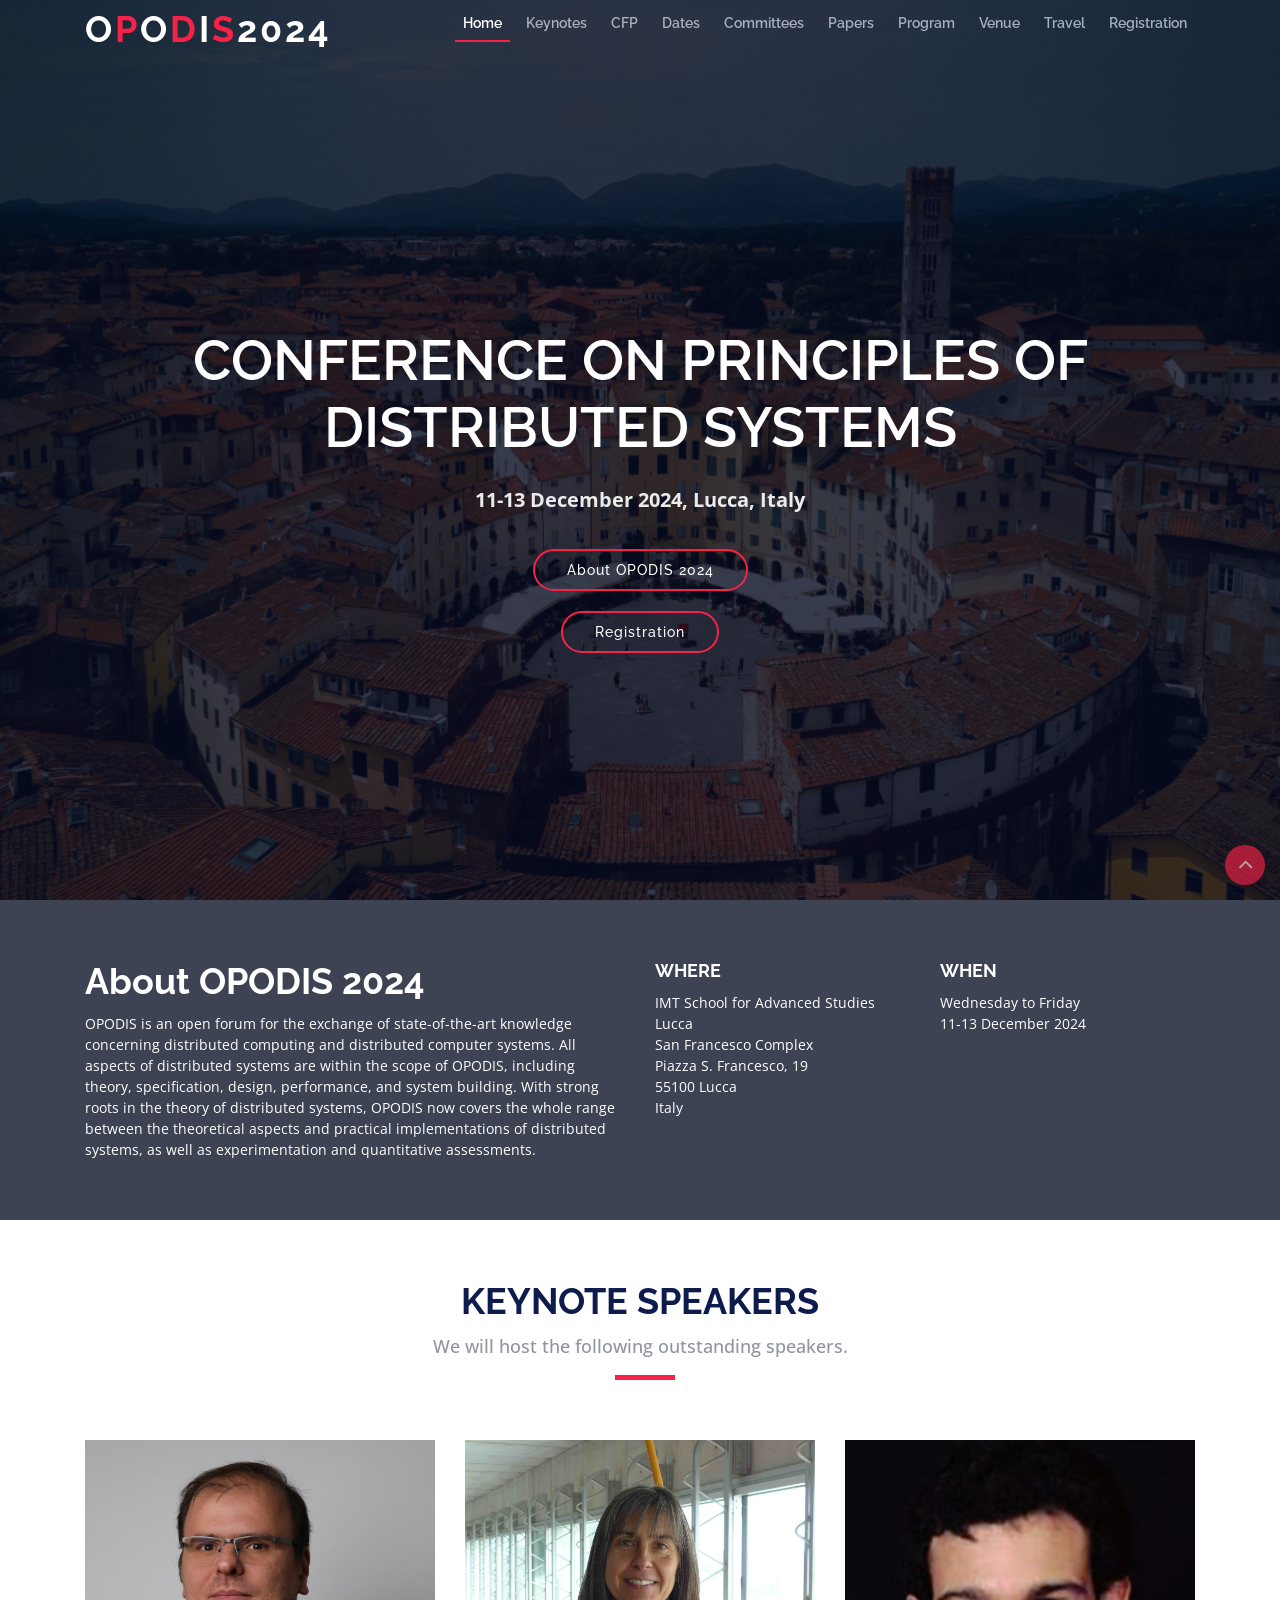
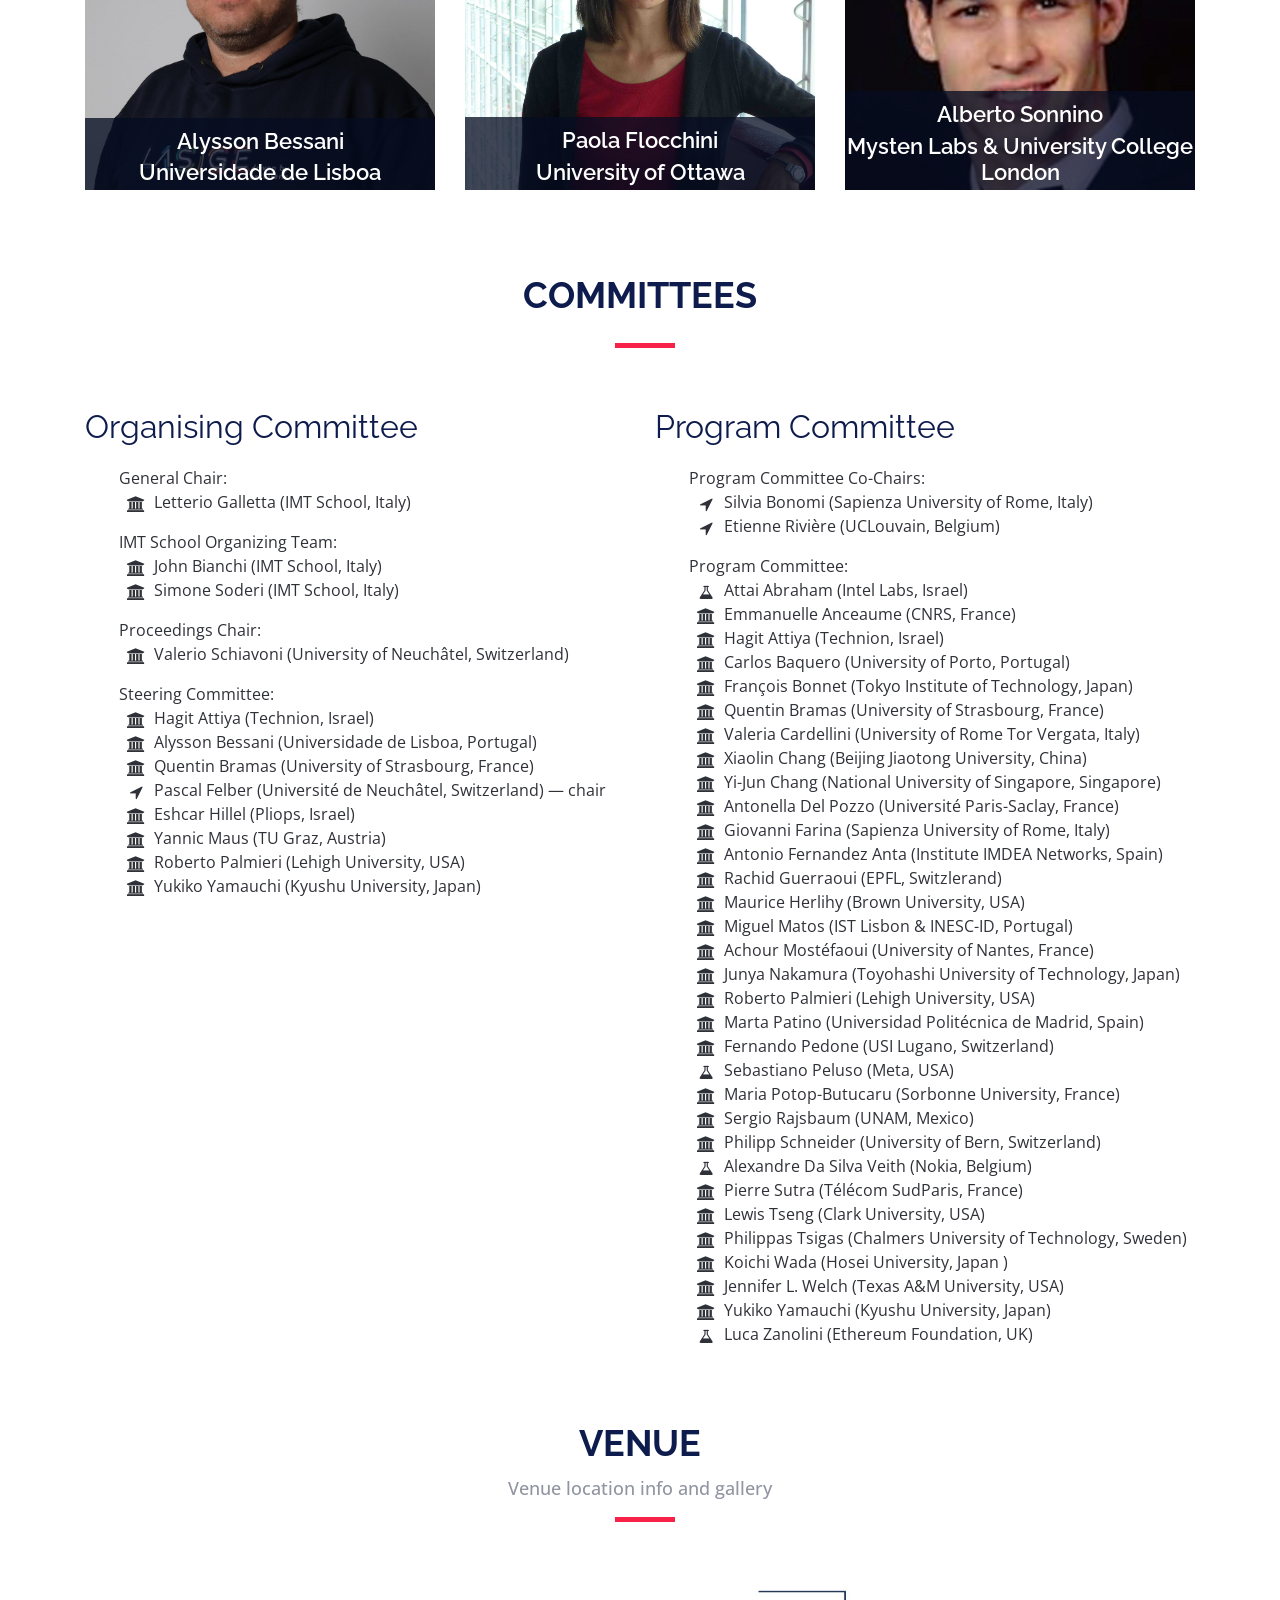
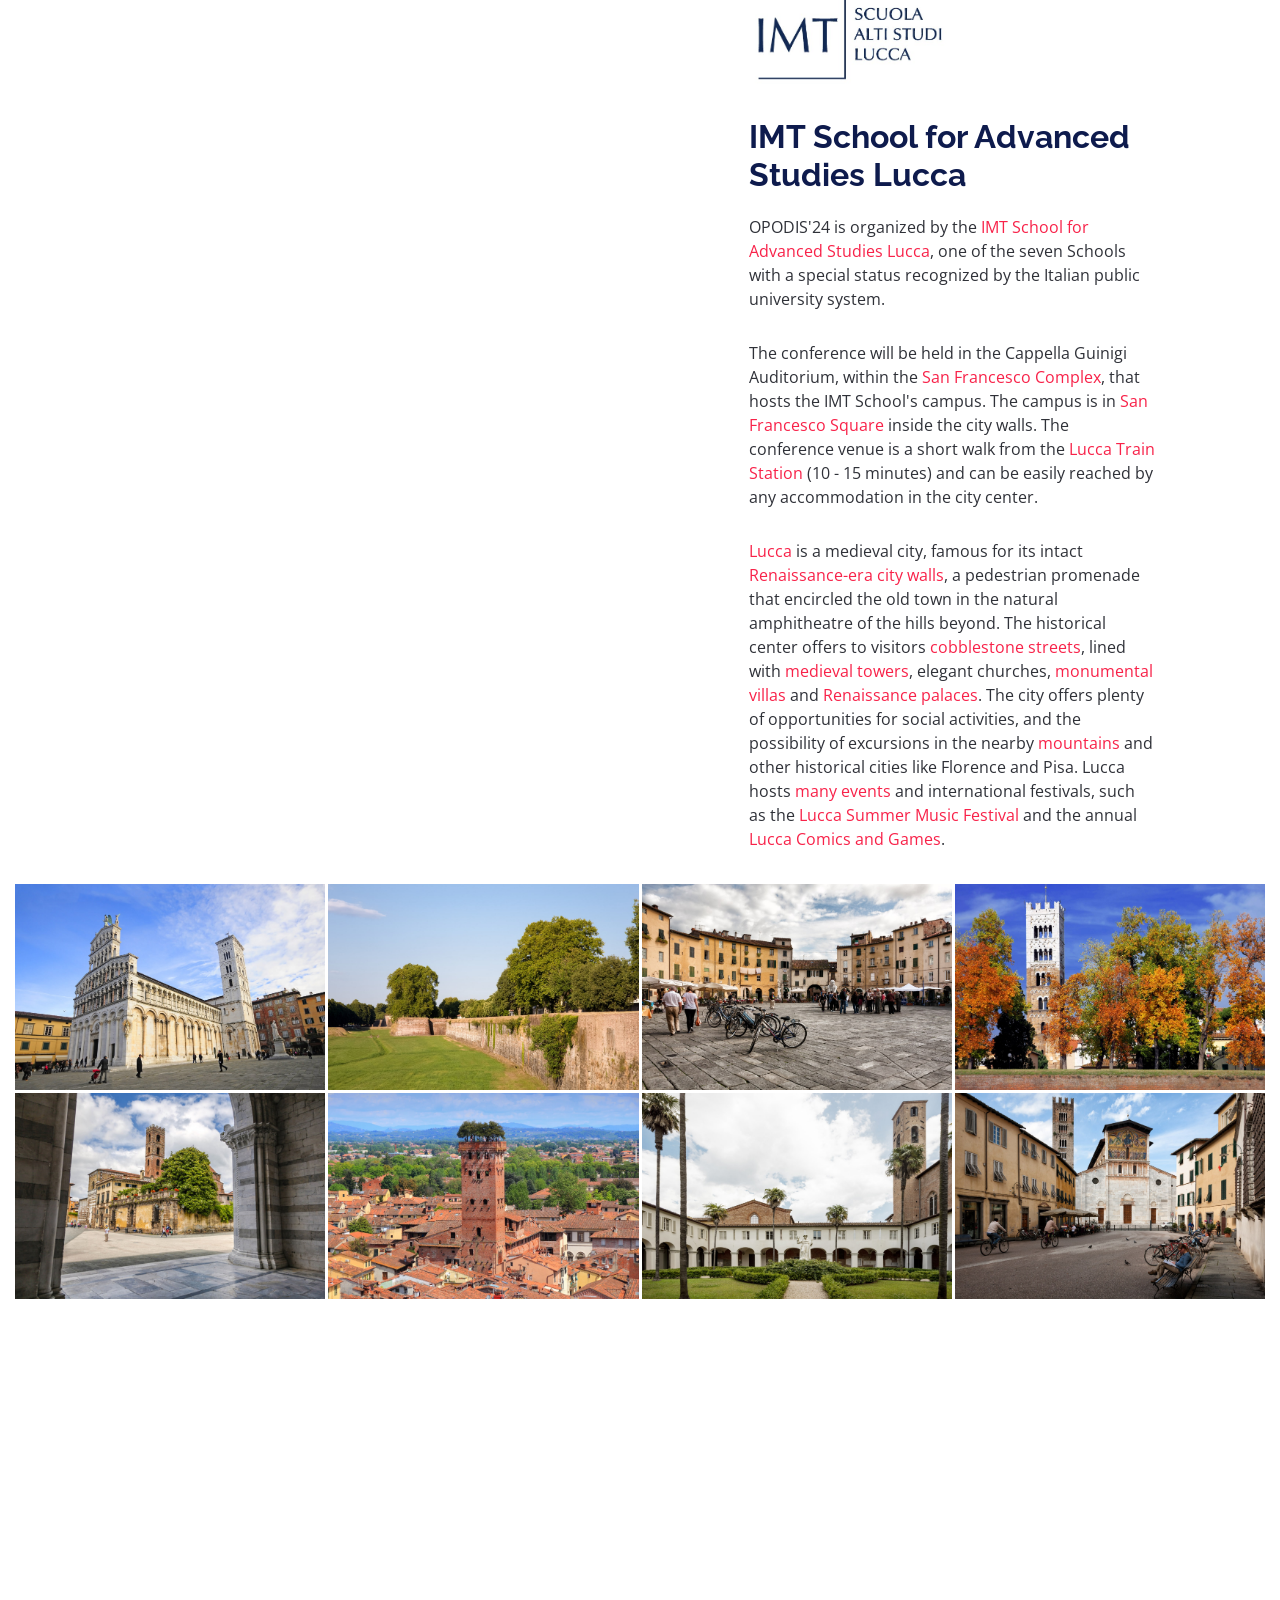
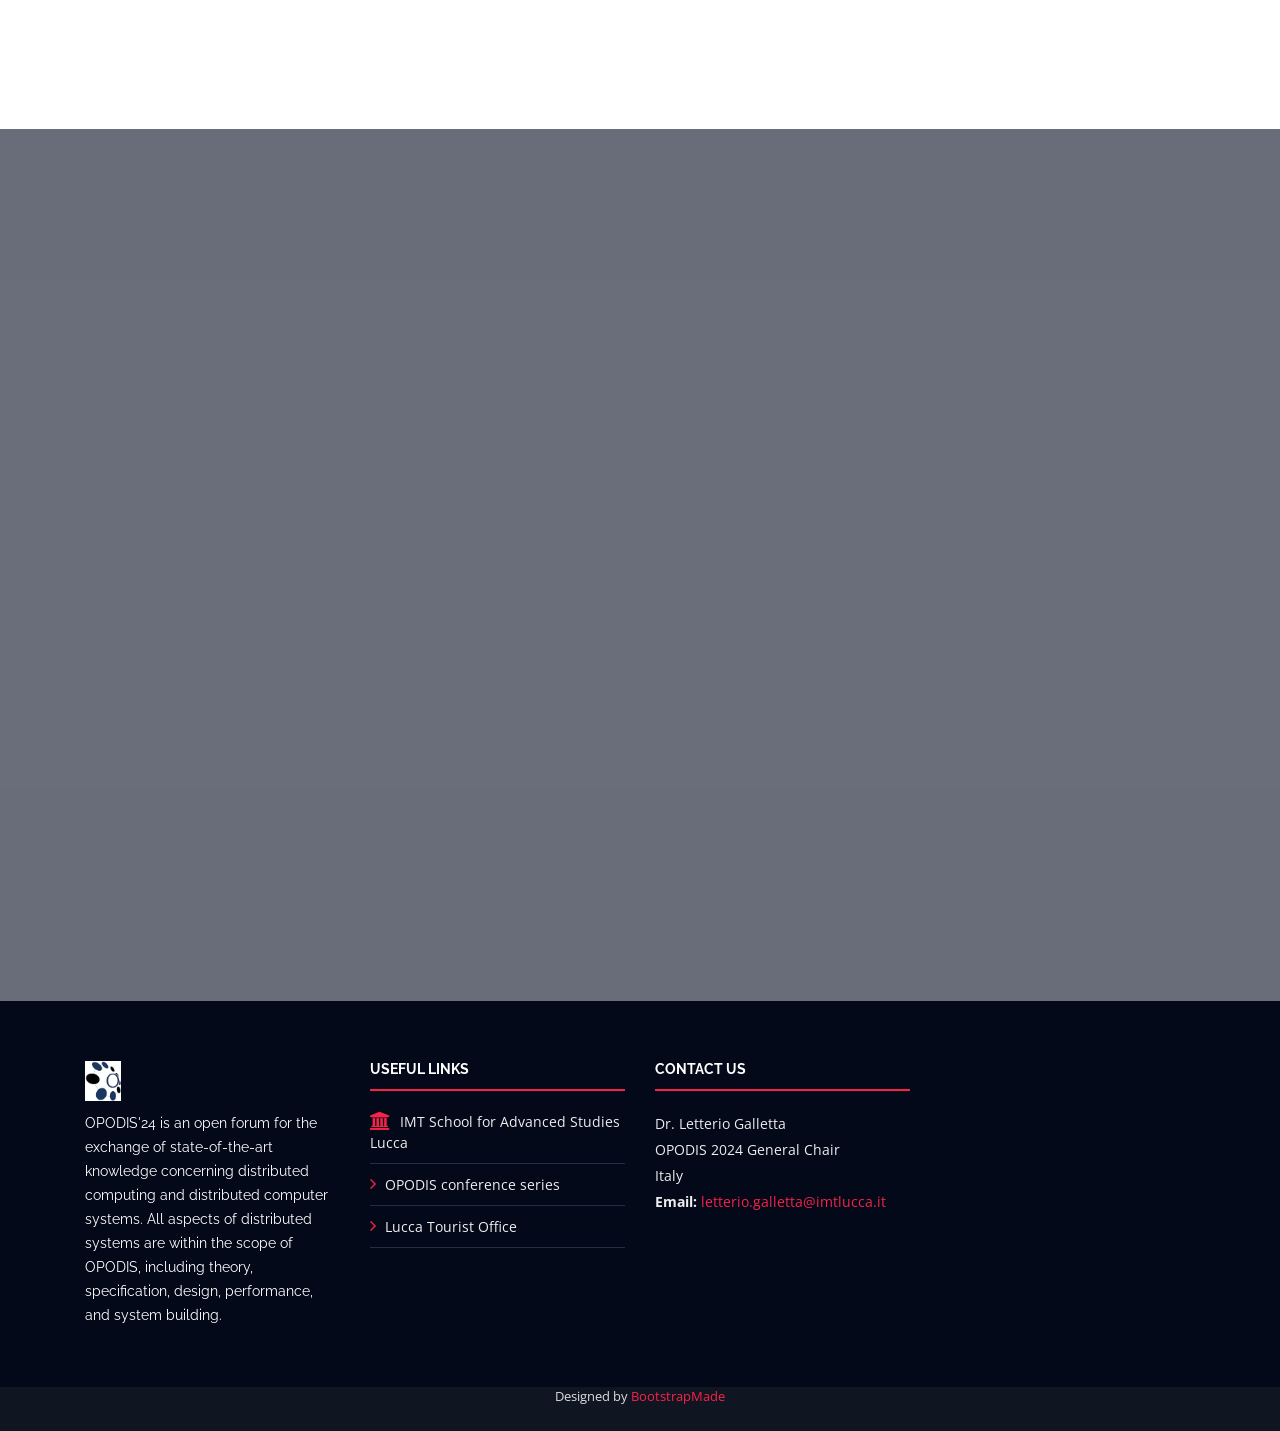
<file: index.html>
<!DOCTYPE html>
<html lang="en">

<head>
  <meta charset="utf-8">
  <title>OPODIS 24 - The 28th International Conference on Principles of Distributed Systems</title>
  <meta content="width=device-width, initial-scale=1.0" name="viewport">
  <meta content="" name="keywords">
  <meta content="" name="description">

  <!-- Favicons -->
  <link href="img/favicon.png" rel="icon">
  <link href="img/apple-touch-icon.png" rel="apple-touch-icon">

  <!-- Google Fonts -->
  <link href="https://fonts.googleapis.com/css?family=Open+Sans:300,300i,400,400i,700,700i|Raleway:300,400,500,700,800" rel="stylesheet">

  <!-- Bootstrap CSS File -->
  <link href="lib/bootstrap/css/bootstrap.min.css" rel="stylesheet">

  <!-- Libraries CSS Files -->
  <link href="lib/font-awesome/css/font-awesome.min.css" rel="stylesheet">
  <link href="lib/animate/animate.min.css" rel="stylesheet">
  <link href="lib/venobox/venobox.css" rel="stylesheet">
  <link href="lib/owlcarousel/assets/owl.carousel.min.css" rel="stylesheet">

  <!-- Main Stylesheet File -->
  <link href="css/style.css" rel="stylesheet">

  <!-- =======================================================
    Theme Name: TheEvent
    Theme URL: https://bootstrapmade.com/theevent-conference-event-bootstrap-template/
    Author: BootstrapMade.com
    License: https://bootstrapmade.com/license/
  ======================================================= -->
</head>

<body>

  <!--==========================
    Header
  ============================-->
  <header id="header">
    <div class="container">

      <div id="logo" class="pull-left">
        <!-- Uncomment below if you prefer to use a text logo -->
        <h1><a href="#main">O<span>P</span>O<span>D</span>I<span>S</span>2024</a></h1>
        <!--a href="#intro" class="scrollto"><img src="img/logo-opodis.png" alt="" title=""></a-->
      </div>

      <nav id="nav-menu-container">
        <ul class="nav-menu">
          <li class="menu-active"><a href="#intro">Home</a></li>
           <!--li><a href="index.html#about">About</a></li-->
          <li><a href="#speakers">Keynotes</a></li> 
          <li><a href="cfp.html">CFP</a></li>
          <li><a href="cfp.html#dates">Dates</a></li>
          <li><a href="#committees">Committees</a></li>
          <li><a href="accepted-papers.html">Papers</a></li>
          <li><a href="program.html">Program</a></li>  
          <li><a href="#venue">Venue</a></li>
          <li><a href="#travel">Travel</a></li>
          <!-- <li><a href="#hotels">Hotels</a></li> -->
          <li><a href="#subscribe">Registration</a></li>
          <!--<li><a href="#supporters">Sponsors</a></li>-->
          <!--li><a href="#contact">Contact</a></li-->
          <!--li class="#registration"><a href="#registration">Registration</a></li-->
        </ul>
      </nav><!-- #nav-menu-container -->
    </div>
  </header><!-- #header -->

  <!--==========================
    Intro Section
  ============================-->
  <section id="intro">
    <div class="intro-container wow fadeIn">
      <h1 class="mb-4 pb-0">Conference on Principles of Distributed Systems</h1>
      <p class="mb-4 pb-0">11-13 December 2024, Lucca, Italy</p>
      <!-- <p><strong>News: </strong>3 keynotes, 25 presentations, one industry presentation.</p> -->
      <a href="#about" class="about-btn scrollto">About OPODIS 2024</a>
      <!-- <a href="accepted-papers.html" class="about-btn scrollto">Accepted papers</a> -->
      <a href="#subscribe" class="about-btn scrollto">Registration</a>
    </div>
  </section>

  <main id="main">

    <!--==========================
      About Section
    ============================-->
    <section id="about">
      <div class="container">
        <div class="row">
          <div class="col-lg-6">
            <h2>About OPODIS 2024</h2>
            <p>OPODIS is an open forum for the exchange of state-of-the-art knowledge concerning distributed computing and distributed computer systems. All aspects of distributed systems are within the scope of OPODIS, including theory, specification, design, performance, and system building. With strong roots in the theory of distributed systems, OPODIS now covers the whole range between the theoretical aspects and practical implementations of distributed systems, as well as experimentation and quantitative assessments.</p>
          </div>
          <div class="col-lg-3">
            <h3>Where</h3>
            <p>IMT School for Advanced Studies Lucca<br>San Francesco Complex<br>Piazza S. Francesco, 19<br>55100 Lucca<br>Italy</p>
          </div>
          <div class="col-lg-3">
            <h3>When</h3>
            <p>Wednesday to Friday<br>11-13 December 2024</p>
          </div>
        </div>
      </div>
    </section>
<!-- 
    ==========================
      Speakers Section (in to_reuse.html)
    ============================ -->
    <section id="speakers" class="wow fadeInUp" style="visibility: visible; animation-name: fadeInUp;">
      <div class="container">
        <div class="section-header">
          <h2>Keynote Speakers</h2>
          <p>We will host the following outstanding speakers.</p>
        </div>

        <div class="row">
            <div class="col-lg-4 col-md-6">
                <div class="speaker">
                    <a href="bessani.html">
                        <img src="img/speakers/bessani.jpg" alt="Alysson Bessani" class="img-fluid">
                    </a>
                    <div class="details">
                        <h3><a href="bessani.html">Alysson Bessani</a></h3>
                        <h3>Universidade de Lisboa</h3>   
                        <div class="social">
                            <a href="http://www.di.fc.ul.pt/~bessani/"><i class="fa fa-university"></i></a>
                        </div>
                    </div>
                </div>
            </div>
              
            <div class="col-lg-4 col-md-6">
                <div class="speaker">
                    <a href="flocchini.html">
                        <img src="img/speakers/flocchini.jpg" alt="Paola Flocchini" class="img-fluid">
                        </a>
                    <div class="details">
                        <h3><a href="flocchini.html">Paola Flocchini</a></h3>
                        <h3>University of Ottawa</h3>
                        <div class="social">
                            <a href="https://www.site.uottawa.ca/~flocchin/"><i class="fa fa-university"></i></a>
                        </div>
                    </div>
                </div>
            </div>

            <div class="col-lg-4 col-md-6">
                <div class="speaker">
                    <a href="sonnino.html">
                        <img src="img/speakers/sonnino.jpg" alt="Alberto Sonnino" class="img-fluid">
                    </a>
                    <div class="details">
                        <h3><a href="sonnino.html">Alberto Sonnino</a></h3>
                        <h3>Mysten Labs &amp; University College London</h3>
                        <div class="social">
                            <a href="https://sonnino.com/"><i class="fa fa-flask"></i> <i class="fa fa-university"></i></a>
                        </div>
                    </div>
                </div>
            </div>


        </div>
      </div>
    </section>
 
    <!--==========================
      About Section
    ============================-->
    <section id="committees">
      <div class="container">
        <div class="section-header">
          <br>
          <h2>Committees</h2>
        </div>
        <div class="row">
          <div class="col-lg-6">
            <h2>Organising Committee</h2>

            <ul class="fa-ul">
              <li>General Chair:</li>
              <li><ul class="fa-ul"><li><span class="fa-li"><i class="fa fa-university"></i></span>Letterio Galletta (IMT School, Italy)</li></ul></li>
            </ul>
            
            <ul class="fa-ul">
              <li>IMT School Organizing Team:</li>
              <li><ul class="fa-ul"><li><span class="fa-li"><i class="fa fa-university"></i></span>John Bianchi (IMT School, Italy)</li></ul></li>
              <li><ul class="fa-ul"><li><span class="fa-li"><i class="fa fa-university"></i></span>Simone Soderi (IMT School, Italy)</li></ul></li>
              <!-- <li><ul class="fa-ul"><li><span class="fa-li"><i class="fa fa-university"></i></span>Guillaume Rosinosky (Proceedings chair)</li></ul></li>
              <li><ul class="fa-ul"><li><span class="fa-li"><i class="fa fa-university"></i></span>Donatien Schmitz</li></ul></li>
              <li><ul class="fa-ul"><li><span class="fa-li"><i class="fa fa-university"></i></span>Igor Zavalyshyn (Technical co-chair)</li></ul></li> -->
            </ul>
            
            <!-- <ul class="fa-ul">
              <li>Organising Chair:</li>
              <li><ul class="fa-ul"><li><span class="fa-li"><i class="fa fa-university"></i></span>Valerio Schiavoni (University of Neuchâtel, Switzerland)</li></ul></li>
            </ul>
            <ul class="fa-ul">
              <li>Finance Chair:</li>
              <li><ul class="fa-ul"><li><span class="fa-li"><i class="fa fa-university"></i></span>Peter Kropf (University of Neuchâtel, Switzerland)</li></ul></li>
            </ul> -->
            <ul class="fa-ul">
              <li>Proceedings Chair:</li>
              <li><ul class="fa-ul"><li><span class="fa-li"><i class="fa fa-university"></i></span>Valerio Schiavoni (University of Neuchâtel, Switzerland)</li></ul></li>
            </ul>

            <ul class="fa-ul">
              <li>Steering Committee:</li>
              <li><ul class="fa-ul">
                <li><span class="fa-li"><i class="fa fa-university"></i></span>Hagit Attiya (Technion, Israel)</li>
                <li><span class="fa-li"><i class="fa fa-university"></i></span>Alysson Bessani (Universidade de Lisboa, Portugal)</li>
                  <li><span class="fa-li"><i class="fa fa-university"></i></span>Quentin Bramas (University of Strasbourg, France)</li>
                  <li><span class="fa-li"><i class="fa fa-location-arrow"></i></span>Pascal Felber (Université de Neuchâtel, Switzerland) &mdash; chair</li>
                  <li><span class="fa-li"><i class="fa fa-university"></i></span>Eshcar Hillel (Pliops, Israel)</li>
                  <li><span class="fa-li"><i class="fa fa-university"></i></span>Yannic Maus (TU Graz, Austria)</li>
                  <li><span class="fa-li"><i class="fa fa-university"></i></span>Roberto Palmieri (Lehigh University, USA)</li>
                  <li><span class="fa-li"><i class="fa fa-university"></i></span>Yukiko Yamauchi	(Kyushu University, Japan)</li>
              </ul></li>
            </ul>

          </div>
          <div class="col-lg-6">
            <h2>Program Committee</h2>

            <ul class="fa-ul">
              <li>Program Committee Co-Chairs:</li>
              <li><ul class="fa-ul">
                <li><span class="fa-li"><i class="fa fa-location-arrow"></i></span>Silvia Bonomi (Sapienza University of Rome, Italy)</li>
                <li><span class="fa-li"><i class="fa fa-location-arrow"></i></span>Etienne Rivière (UCLouvain, Belgium)</li>
              </ul></li>
            </ul>

            <ul class="fa-ul">
              <li>Program Committee:</li>
                  <li><ul class="fa-ul">
                  <li><span class="fa-li"><i class="fa fa-flask"></i></span>Attai Abraham	(Intel Labs, Israel)</li>
                  <li><span class="fa-li"><i class="fa fa-university"></i></span>Emmanuelle Anceaume  (CNRS, France)</li>
                  <li><span class="fa-li"><i class="fa fa-university"></i></span>Hagit Attiya (Technion, Israel)</li>
                  <li><span class="fa-li"><i class="fa fa-university"></i></span>Carlos Baquero	(University of Porto, Portugal)</li>
                  <li><span class="fa-li"><i class="fa fa-university"></i></span>François Bonnet	(Tokyo Institute of Technology, Japan)</li>
                  <li><span class="fa-li"><i class="fa fa-university"></i></span>Quentin Bramas (University of Strasbourg, France)</li>
                  <li><span class="fa-li"><i class="fa fa-university"></i></span>Valeria Cardellini	(University of Rome Tor Vergata, Italy)</li>
                  <li><span class="fa-li"><i class="fa fa-university"></i></span>Xiaolin Chang (Beijing Jiaotong University, China)</li>
                  <li><span class="fa-li"><i class="fa fa-university"></i></span>Yi-Jun Chang	(National University of Singapore, Singapore)</li>
                  <li><span class="fa-li"><i class="fa fa-university"></i></span>Antonella Del Pozzo	(Université Paris-Saclay, France)</li>
                  <li><span class="fa-li"><i class="fa fa-university"></i></span>Giovanni Farina	(Sapienza University of Rome, Italy)</li>
                  <li><span class="fa-li"><i class="fa fa-university"></i></span>Antonio Fernandez Anta	(Institute IMDEA Networks, Spain)</li>
                  <li><span class="fa-li"><i class="fa fa-university"></i></span>Rachid Guerraoui	(EPFL, Switzlerand)</li>
                  <li><span class="fa-li"><i class="fa fa-university"></i></span>Maurice Herlihy	(Brown University,	USA)</li>
                  <li><span class="fa-li"><i class="fa fa-university"></i></span>Miguel Matos (IST Lisbon & INESC-ID, Portugal)</li>
                  <li><span class="fa-li"><i class="fa fa-university"></i></span>Achour Mostéfaoui	(University of Nantes,	France)</li>
                  <li><span class="fa-li"><i class="fa fa-university"></i></span>Junya Nakamura	(Toyohashi University of Technology, Japan)</li>
                  <li><span class="fa-li"><i class="fa fa-university"></i></span>Roberto Palmieri (Lehigh University, USA)</li>
                  <li><span class="fa-li"><i class="fa fa-university"></i></span>Marta Patino (Universidad Politécnica de Madrid, Spain)</li>
                  <li><span class="fa-li"><i class="fa fa-university"></i></span>Fernando Pedone (USI Lugano, Switzerland)</li>
                  <li><span class="fa-li"><i class="fa fa-flask"></i></span>Sebastiano Peluso (Meta, USA)</li>
                  <li><span class="fa-li"><i class="fa fa-university"></i></span>Maria Potop-Butucaru (Sorbonne University, France)</li>  
                  <li><span class="fa-li"><i class="fa fa-university"></i></span>Sergio Rajsbaum (UNAM, Mexico)</li>
                  <li><span class="fa-li"><i class="fa fa-university"></i></span>Philipp Schneider (University of Bern, Switzerland)</li>
                  <li><span class="fa-li"><i class="fa fa-flask"></i></span>Alexandre Da Silva Veith	(Nokia,	Belgium)</li>
                  <li><span class="fa-li"><i class="fa fa-university"></i></span>Pierre Sutra (Télécom SudParis, France)</li>
                  <li><span class="fa-li"><i class="fa fa-university"></i></span>Lewis Tseng (Clark University, USA)</li>
                  <li><span class="fa-li"><i class="fa fa-university"></i></span>Philippas Tsigas	(Chalmers University of Technology,	Sweden)</li>
                  <li><span class="fa-li"><i class="fa fa-university"></i></span>Koichi Wada	(Hosei University, Japan )</li>
                  <li><span class="fa-li"><i class="fa fa-university"></i></span>Jennifer L. Welch (Texas A&M University, USA)</li>
                  <li><span class="fa-li"><i class="fa fa-university"></i></span>Yukiko Yamauchi	(Kyushu University, Japan)</li>
                  <li><span class="fa-li"><i class="fa fa-flask"></i></span>Luca Zanolini (Ethereum Foundation, UK)</li>
                    
                  <!--
                  <li><span class="fa-li"><i class="fa fa-flask"></i></span>Liran Funaro (IBM, Israel)</li>
                  <li><span class="fa-li"><i class="fa fa-flask"></i></span>Guy Gueta (VMware, Israel)</li>
                  
                  <li><span class="fa-li"><i class="fa fa-flask"></i></span>Alex Kogan (Oracle, USA)</li>
                  
                  <li><span class="fa-li"><i class="fa fa-university"></i></span>Dennis Olivetti (Gran Sasso Science Institute, Italy)</li>
                  
                  
                  <li><span class="fa-li"><i class="fa fa-university"></i></span>Paolo Romano (INESC/IST, Portugal)</li>
                  <li><span class="fa-li"><i class="fa fa-university"></i></span>Rana Shahout (Technion, Israel)</li>
                  <li><span class="fa-li"><i class="fa fa-flask"></i></span>Alexander Spiegelman (Aptos, USA)</li>
                  <li><span class="fa-li"><i class="fa fa-flask"></i></span>Ram Sriharsha (Pinecone, USA)</li>
                  
                  <li><span class="fa-li"><i class="fa fa-university"></i></span>Sébastien Tixeuil (Sorbonne University & Institut Universitaire de France, France)</li>    
                  <li><span class="fa-li"><i class="fa fa-university"></i></span>Haibin Zhang (Beijing Institute of Technology, China)</li>
                --></ul></li>
            </ul>
          </div>

        </div>
      </div>
    </section>

    <!--==========================
      Schedule Section (in to_reuse)
    ============================

      <section id="schedule" class="section-with-bg">
        <div class="container wow fadeInUp">
          <div class="section-header">
            <h2>Program</h2>
            <p>Please note that the program can be subject to minor modifications.</p> 
            <p>All paper presentations are scheduled for 18 minutes, plus Q&A and setup.</p>
          </div>

          

          </div>
        </div>
      </section>
-->
    <!--==========================
      Venue Section
    ============================-->
    <section id="venue" class="wow fadeInUp">
      <div class="container-fluid">
        <div class="section-header">
          <h2>Venue</h2>
          <p>Venue location info and gallery</p>
        </div>

        <div class="row no-gutters">
          <div class="col-lg-6 venue-map">
            <iframe src="https://www.google.com/maps/embed?pb=!1m18!1m12!1m3!1d435.50341267636287!2d10.510834104187746!3d43.84560600466628!2m3!1f0!2f0!3f0!3m2!1i1024!2i768!4f13.1!3m3!1m2!1s0x12d583f3bc6296a9%3A0xb71ebfda81dfa863!2sPiazza%20S.Francesco%2C%2019%2C%2055100%20Lucca%20LU!5e0!3m2!1sen!2sit!4v1707730926651!5m2!1sen!2sit" width="600" height="450" style="border:0;" allowfullscreen="" loading="lazy" referrerpolicy="no-referrer-when-downgrade"></iframe>
          </div>

          <div class="col-lg-6" >
            <div class="row justify-content-center">
              <div class="col-11 col-lg-8">
                <p><img src="img/imt-logo.jpg" style="width: 50%;"></p>
                <h2><b>IMT School for Advanced Studies Lucca</b></h2>
                <p>OPODIS'24 is organized by the <a href="https://www.imtlucca.it/en">IMT School for Advanced Studies Lucca</a>, one of the seven Schools with a special status recognized by the Italian public university system.
                  </p>
                  <p>The conference will be held in the Cappella Guinigi Auditorium, within the <a href="https://www.imtlucca.it/en/campus-and-services/overview">San Francesco Complex</a>, that hosts the IMT School's campus.
                  The campus is in <a href="https://en.wikipedia.org/wiki/San_Francesco,_Lucca">San Francesco Square</a> inside the city walls.
                  The conference venue is a short walk from the <a href="https://maps.app.goo.gl/4UCVViwumtnZD8Ln8">Lucca Train Station</a> (10 - 15 minutes) and can be easily reached by any accommodation in the city center.</p>
                  <p><a href="https://www.turismo.lucca.it/en/where-go/lucca/city">Lucca</a> is a medieval city, famous for its intact <a href="https://www.turismo.lucca.it/en/where-to-go-city-walls">Renaissance-era city walls</a>, a pedestrian promenade that encircled the old town in the natural amphitheatre of the hills beyond.
                  The historical center offers to visitors <a href="https://www.turismo.lucca.it/en/walk-in-town">cobblestone streets</a>, lined with <a href="https://www.turismo.lucca.it/en/medioeval-lucca">medieval towers</a>, elegant churches, <a href="https://www.turismo.lucca.it/en/le-ville-monumentali">monumental villas</a> and <a href="https://www.turismo.lucca.it/en/renaissance-lucca">Renaissance palaces</a>.  
                  The city offers plenty of opportunities for social activities, and the possibility of excursions in the nearby <a href="https://www.turismo.lucca.it/en/hermits-mountain">mountains</a> and other historical cities like Florence and Pisa.
                  Lucca hosts <a href="https://eventi.turismo.lucca.it/en/">many events</a> and international festivals, such as the <a href="https://www.luccasummerfestival.it/">Lucca Summer Music Festival</a> and the annual <a href="https://www.luccacomicsandgames.com/">Lucca Comics and Games</a>.</p>
              </div>
            </div>
          </div>
        </div>
      </div>

      <div class="container-fluid venue-gallery-container">
        <div class="row no-gutters">
          <div class="col-lg-3 col-md-4">
            <div class="venue-gallery">
              <a href="img/venue-gallery/1.jpg" class="venobox" data-gall="venue-gallery">
                <img src="img/venue-gallery/1.jpg" alt="" class="img-fluid">
              </a>
            </div>
          </div>
          <div class="col-lg-3 col-md-4">
            <div class="venue-gallery">
              <a href="img/venue-gallery/2.jpg" class="venobox" data-gall="venue-gallery">
                <img src="img/venue-gallery/2.jpg" alt="" class="img-fluid">
              </a>
            </div>
          </div>
          <div class="col-lg-3 col-md-4">
            <div class="venue-gallery">
              <a href="img/venue-gallery/3.jpg" class="venobox" data-gall="venue-gallery">
                <img src="img/venue-gallery/3.jpg" alt="" class="img-fluid">
              </a>
            </div>
          </div>
          <div class="col-lg-3 col-md-4">
            <div class="venue-gallery">
              <a href="img/venue-gallery/4.jpg" class="venobox" data-gall="venue-gallery">
                <img src="img/venue-gallery/4.jpg" alt="" class="img-fluid">
              </a>
            </div>
          </div>
          <div class="col-lg-3 col-md-4">
            <div class="venue-gallery">
              <a href="img/venue-gallery/5.jpg" class="venobox" data-gall="venue-gallery">
                <img src="img/venue-gallery/5.jpg" alt="" class="img-fluid">
              </a>
            </div>
          </div>
          <div class="col-lg-3 col-md-4">
            <div class="venue-gallery">
              <a href="img/venue-gallery/6.jpg" class="venobox" data-gall="venue-gallery">
                <img src="img/venue-gallery/6.jpg" alt="" class="img-fluid">
              </a>
            </div>
          </div>
          <div class="col-lg-3 col-md-4">
            <div class="venue-gallery">
              <a href="img/venue-gallery/7.jpg" class="venobox" data-gall="venue-gallery">
                <img src="img/venue-gallery/7.jpg" alt="" class="img-fluid">
              </a>
            </div>
          </div>
          <div class="col-lg-3 col-md-4">
            <div class="venue-gallery">
              <a href="img/venue-gallery/8.jpg" class="venobox" data-gall="venue-gallery">
                <img src="img/venue-gallery/8.jpg" alt="" class="img-fluid">
              </a>
            </div>
          </div>
        </div>
        
      </div>
    </section>

    <!--==========================
      Travel Section
    ============================-->
    <section id="travel" class="wow fadeInUp">

      <div class="container">

        <div class="section-header">
          <h2>Travel</h2>
          <p>Travel and accommodation information for conference attendees.</p>
        </div>

        <div class="row">
        <div class="col-lg-6">
          <h3><i class="fa fa-angle-right"></i>How to reach IMT School</h3>
          <p>
            Lucca can be easily reached via flight and via trains.
            The conference venue is located in San Francesco square inside the ancient city walls. 
            You can reach the conference venue following <a href="https://www.imtlucca.it/en/campus-and-services/how-to-reach-us">these directions</a>.
          </p>
        </div>
        <!-- end block by train -->

        <!--
        <div >
          <h3><i class="fa fa-plane"></i> By plane</h3>
          <p>Lucca can be reached from the following airports:</p>
          <p><b>From Pisa</b></p>
          <p>The nearest airport to Lucca is the <a href="https://www.pisa-airport.com/en/">Galileo Galilei Internation Airport of Pisa.</a><br>
          
          </p>
        </div>
         end block by plane -->
        
        
        <div class="col-lg-6">
          <h3><i class="fa fa-angle-right"></i> Accommodations in Lucca</h3>
          <p>Lucca is a small town, you can easily reach the San Francesco Complex from any accommodation inside the city walls.
            There are plenty of hotels and B&Bs as well as of restaurants.
            You can book an accommodation using <a href="https://www.booking.com">Booking.com</a> or <a href="https://www.airbnb.com">AirBnB</a>.  
            A list of Hotels and B&Bs nearby the conference venue is <a href="https://www.imtlucca.it/en/campus-and-services/services/special-deals#hotel-bb">here</a>.</p>
        </div>
      </div>
      </div>
        <!-- end block by plane -->
        
        
        <!-- <div>
          <h3><i class="fa fa-car"></i> By car</h3>
          <p>It is possible to come by car, taking into account the following two points:</p>
          <ul>
            <li>If you wish to use the Swiss motorways, you have to purchase a <a href="https://www.ezv.admin.ch/ezv/en/home/information-individuals/documents-for-travellers-and-road-taxes/motorway-charge-sticker--vignette-.html">sticker</a> that costs worth 40 CHF and is sold at service stations and at the border crossing.</li>
            <li>It is not easy to park a car in the city center and car parks are expensive. It is recommended that you contact your hotel or the <a href="http://www.neuchateltourisme.ch/en/home.html">tourist office</a> to ask where to park for free or at a reasonable cost.</li>
          </ul>
        </div>
      </div> -->
    </section>

      <!--==========================
        Hotels Section (in to save)
      ============================-->

    <!--==========================
      Gallery Section
    ============================-->
    <!--section id="gallery" class="wow fadeInUp">

      <div class="container">
        <div class="section-header">
          <h2>Gallery</h2>
          <p>Check our gallery from the recent events</p>
        </div>
      </div>

      <div class="owl-carousel gallery-carousel">
        <a href="img/gallery/1.jpg" class="venobox" data-gall="gallery-carousel"><img src="img/gallery/1.jpg" alt=""></a>
        <a href="img/gallery/2.jpg" class="venobox" data-gall="gallery-carousel"><img src="img/gallery/2.jpg" alt=""></a>
        <a href="img/gallery/3.jpg" class="venobox" data-gall="gallery-carousel"><img src="img/gallery/3.jpg" alt=""></a>
        <a href="img/gallery/4.jpg" class="venobox" data-gall="gallery-carousel"><img src="img/gallery/4.jpg" alt=""></a>
        <a href="img/gallery/5.jpg" class="venobox" data-gall="gallery-carousel"><img src="img/gallery/5.jpg" alt=""></a>
        <a href="img/gallery/6.jpg" class="venobox" data-gall="gallery-carousel"><img src="img/gallery/6.jpg" alt=""></a>
        <a href="img/gallery/7.jpg" class="venobox" data-gall="gallery-carousel"><img src="img/gallery/7.jpg" alt=""></a>
        <a href="img/gallery/8.jpg" class="venobox" data-gall="gallery-carousel"><img src="img/gallery/8.jpg" alt=""></a>
      </div>

    </section--> <!-- end Gallery section -->

    <!--==========================
      Registration Section (in to_reuse)
    ============================-->
    <section id="subscribe">
      <div class="container wow fadeInUp" style="visibility: visible; animation-name: fadeInUp;">
        <div class="section-header">
          <h2>Registration</h2>
          <p>Registration is now closed.</p>
          <!-- <div class="row">
            <div class="col">
                <div class="card mb-5 mb-lg-0">
                    <ol>
                    <li>Complete OPODIS'23 registration form (Google form; closed)</li>
                    <li>Open payment link (Stripe) provided on Google form (2nd page)</li>
                    <li>Pay via stripe link</li>
                    <li>Submit google form</li>
                    <li>Contact us for any other requests: ...</li>
                    <li>Proceed to <a href="/mac23/MAC-registration.html">register to MAC'23</a> (if applicable)</li>
                    </ol>
                    <small><em>for MAC-only registrations skip the above steps and read instructions on the <a href="/mac23/MAC-registration.html">MAC registration page</a></em></small>
                </div>
            </div>
          </div> -->
          <!-- <p>Registrations are now closed (see <a href="terms.html">registration terms</a>).</p> -->
        </div>

        <div class="row">
          <!-- student -->
          <div class="col">
            <div class="card mb-5 mb-lg-0">
              <div class="card-body">
                <h5 class="card-title text-muted text-uppercase text-center">Student*</h5>
                <h6 class="card-price text-center">Until 15 Nov 2024: <strong>€300</strong></h6>
                <h6 class="card-price text-center">From  15 Nov 2024 to 5 Dec 2024: <strong>€400</strong></h6>
                <h6 class="card-price text-center"><it><small>(dates are in Central European Time)</small></it></h6>
                <hr>
                <ul class="fa-ul" style="font-size: small;">
                  <li><span class="fa-li"><i class="fa fa-users"></i></span>Conference attendance</li>
                  <li><span class="fa-li"><i class="fa fa-shopping-bag"></i></span>Conference Kit</li>
                  <li><span class="fa-li"><i class="fa fa-file"></i></span>Proceedings (electr.)</li>
                  <li><span class="fa-li"><i class="fa fa-coffee"></i></span>Lunches and coffee breaks (11-13 Dec)</li>
                  <li><span class="fa-li"><i class="fa fa-glass"></i></span>Welcome reception (11 Dec)</li>
                  <li><span class="fa-li"><i class="fa fa-ticket"></i></span>Social event and banquet (12 Dec)</li>
                </ul>
                <hr>
                <h6 class="card-price text-left"><it><small>(*) Proof of enrollment required</small></it></h6>
              </div>
            </div>
          </div>
          <!-- full -->
          <div class="col">
            <div class="card mb-5 mb-lg-0">
              <div class="card-body">
                <h5 class="card-title text-muted text-uppercase text-center">Regular</h5>
                <h6 class="card-price text-center">Until 15 Nov 2024: <strong>€500</strong></h6>
                <h6 class="card-price text-center">From  15 Nov 2024 to 5 Dec 2024: <strong>€600</strong></h6>
                <h6 class="card-price text-center"><it><small>(dates in Central European Time)</small></it></h6>
                <hr>
                <ul class="fa-ul" style="font-size: small;">
                  <li><span class="fa-li"><i class="fa fa-users"></i></span>Conference attendance</li>
                  <li><span class="fa-li"><i class="fa fa-shopping-bag"></i></span>Conference Kit</li>
                  <li><span class="fa-li"><i class="fa fa-file"></i></span>Proceedings (electr.)</li>
                  <li><span class="fa-li"><i class="fa fa-coffee"></i></span>Lunches and coffee breaks (11-13 Dec)</li>
                  <li><span class="fa-li"><i class="fa fa-glass"></i></span>Welcome reception (11 Dec)</li>
                  <li><span class="fa-li"><i class="fa fa-ticket"></i></span>Social event and banquet (12 Dec)</li>
                </ul>
              </div>
            </div>
          </div>
            <!-- author -->
            <div class="col">
                <div class="card mb-5 mb-lg-0">
                    <div class="card-body">
                    <h5 class="card-title text-muted text-uppercase text-center">Author</h5>
                    <h6 class="card-price text-center">Until 15 Nov 2024: <strong>€500</strong></h6>
                    <h6 class="card-price text-center">From  15 Nov 2023: <strong>N/A</strong></h6>
                    <h6 class="card-price text-center"><it><small>(dates in Central European Time)</small></it></h6>
                    <hr>
                    <ul class="fa-ul" style="font-size: small;">
                      <li><span class="fa-li"><i class="fa fa-users"></i></span>Conference attendance</li>
                      <li><span class="fa-li"><i class="fa fa-shopping-bag"></i></span>Conference Kit</li>
                      <li><span class="fa-li"><i class="fa fa-file"></i></span>Proceedings (electr.)</li>
                      <li><span class="fa-li"><i class="fa fa-coffee"></i></span>Lunches and coffee breaks (11-13 Dec)</li>
                      <li><span class="fa-li"><i class="fa fa-glass"></i></span>Welcome reception (11 Dec)</li>
                      <li><span class="fa-li"><i class="fa fa-ticket"></i></span>Social event an banquet (12 Dec)</li>
                    </ul>
                    </div>
                </div>
            </div>
          <!-- online -->
          <!--
          <div class="col-lg-3">
            <div class="card mb-5 mb-lg-0">
              <div class="card-body">
                <h5 class="card-title text-muted text-uppercase text-center">Online</h5>
                <h6 class="card-price text-center">(until 9/12/2022)</h6>
                <h6 class="card-price text-center">Free</h6>
                <hr>
                <ul class="fa-ul">
                  <li><span class="fa-li"><i class="fa fa-users"></i></span>Access to Zoom stream</li>
                  <li></li>
                  <li>Registration to receive the Zoom link should be sent by email (<a href="mailto:opodis-2022@uclouvain.be?subject=OPODIS%20Zoom%20Access&body=Include%20your%20name%20and%20institution%20in%20the%20body%20of%20the%20email.%20If%20you%20are%20an%20author%20include%20a%20copy%20of%20your%20complete%20full%20registration.">opodis-2022@uclouvain.be</a>)</li>
                </ul>
                <hr>
              </div>
            </div>
          </div>
          -->
        </div>
        <div class="section-header firstRedLine"></div>
        <div class="section-header">
          <p style="text-align: left;">Attendees requiring an invitation letter may request one <strong>after</strong> completing their registration by conctacting the <a href="mailto:letterio.galletta@imtlucca.it">organizers.</a></p>
          <p style="text-align: left">To keep registration fees affordable, refunds will not be provided in the case of cancellation. However, participants may transfer their registration to another individual at no additional cost.</p>  
        </div>
      </div>
      
    </section>


    <!--==========================
    Sponsors Section (in to reuse)
    ============================-->
      <!--==========================
      Sponsors Section
      ============================-->
      <!--
      <section id="supporters" class="section-with-bg wow fadeInUp">

        <div class="container">
          <div class="section-header">
            <h2>Sponsors</h2>
            <p>We are grateful to our sponsors for their support to OPODIS'24.</p>
          </div>

          <div class="row no-gutters supporters-wrap clearfix">
            <div class="col-lg-3 col-md-4 col-xs-6">
              <div class="supporter-logo">
                <a href="https://iohk.io">
                <img src="img/supporters/iohk-logo.png" class="img-fluid" alt="IO">
                </a>
              </div>
            </div>

            <div class="col-lg-3 col-md-4 col-xs-6">
              <div class="supporter-logo">
                <a href="https://walchain.be"><img src="img/supporters/DW-Walchain.png" class="img-fluid" alt="Digital Wallonia/Walchain"></a>
              </div>
            </div>

            <div class="col-lg-3 col-md-4 col-xs-6">
              <div class="supporter-logo">
                <a href="https://www.frs-fnrs.be/en/"><img src="img/supporters/fnrs-logo.png" class="img-fluid" alt="FNRS"></a>
              </div>
            </div>
            
            <div class="col-lg-3 col-md-4 col-xs-6">
              <div class="supporter-logo">
                <a href="https://uclouvain.be/en/index.html"><img src="img/supporters/uclouvain-logo.png" class="img-fluid" alt="UCLouvain">
              </div>
            </div>

            
            <div class="col-lg-3 col-md-4 col-xs-6">
              <div class="supporter-logo">
                <img src="img/supporters/3.png" class="img-fluid" alt="">
              </div>
            </div>

            <div class="col-lg-3 col-md-4 col-xs-6">
              <div class="supporter-logo">
                <img src="img/supporters/4.png" class="img-fluid" alt="">
              </div>
            </div>
            -->
          </div>
        </div>
      </section>

  </main>


  <!--==========================
    Footer
  ============================-->
  <footer id="footer">
    <div class="footer-top">
      <div class="container">
        <div class="row">

          <div class="col-lg-3 col-md-6 footer-info">
            <img src="img/logo-opodis.png" alt="OPODIS'24">
            <p>OPODIS'24 is an open forum for the exchange of state-of-the-art knowledge concerning distributed computing and distributed computer systems. All aspects of distributed systems are within the scope of OPODIS, including theory, specification, design, performance, and system building.</p>
          </div>

          <!--div class="col-lg-3 col-md-6 footer-links">
            <h4>Useful Links</h4>
            <ul>
              <li><i class="fa fa-angle-right"></i> <a href="#">Home</a></li>
              <li><i class="fa fa-angle-right"></i> <a href="#">About us</a></li>
              <li><i class="fa fa-angle-right"></i> <a href="#">Services</a></li>
              <li><i class="fa fa-angle-right"></i> <a href="#">Terms of service</a></li>
              <li><i class="fa fa-angle-right"></i> <a href="#">Privacy policy</a></li>
            </ul>
          </div-->

          <div class="col-lg-3 col-md-6 footer-links">
            <h4>Useful Links</h4>
            <ul>
              <li><i class="fa fa-university"></i> <a href="https://www.imtlucca.it/en">IMT School for Advanced Studies Lucca</a></li>
              <li><i class="fa fa-angle-right"></i> <a href="https://www.opodis.net">OPODIS conference series</a></li>
              <li><i class="fa fa-angle-right"></i> <a href="https://www.turismo.lucca.it/en">Lucca Tourist Office</a></li>
              <!--li><i class="fa fa-angle-right"></i> <a href="#">Terms of service</a></li-->
              <!--li><i class="fa fa-angle-right"></i> <a href="#">Privacy policy</a></li-->
            </ul>
          </div>

          <div class="col-lg-3 col-md-6 footer-contact">
            <h4>Contact Us</h4>
            <p>
              Dr. Letterio Galletta<br>
              OPODIS 2024 General Chair<br>
              Italy<br>
              <strong>Email:</strong> <a href="mailto:letterio.galletta@imtlucca.it">letterio.galletta@imtlucca.it</a><br>
            </p>
            <!--
            <div class="social-links">
              <a href="#" class="twitter"><i class="fa fa-twitter"></i></a>
              <a href="#" class="facebook"><i class="fa fa-facebook"></i></a>
              <a href="#" class="instagram"><i class="fa fa-instagram"></i></a>
              <a href="#" class="google-plus"><i class="fa fa-google-plus"></i></a>
              <a href="#" class="linkedin"><i class="fa fa-linkedin"></i></a>
            </div>
            -->
          </div>

        </div>
      </div>
    </div>

    <div class="container">
      <!--div class="copyright">
        &copy; Copyright <strong>TheEvent</strong>. All Rights Reserved
      </div-->
      <div class="credits">
        <!--
          All the links in the footer should remain intact.
          You can delete the links only if you purchased the pro version.
          Licensing information: https://bootstrapmade.com/license/
          Purchase the pro version with working PHP/AJAX contact form: https://bootstrapmade.com/buy/?theme=TheEvent
        -->
        Designed by <a href="https://bootstrapmade.com/">BootstrapMade</a>
      </div>
    </div>
  </footer><!-- #footer -->

  <a href="#" class="back-to-top"><i class="fa fa-angle-up"></i></a>

  <!-- JavaScript Libraries -->
  <script src="lib/jquery/jquery.min.js"></script>
  <script src="lib/jquery/jquery-migrate.min.js"></script>
  <script src="lib/bootstrap/js/bootstrap.bundle.min.js"></script>
  <script src="lib/easing/easing.min.js"></script>
  <script src="lib/superfish/hoverIntent.js"></script>
  <script src="lib/superfish/superfish.min.js"></script>
  <script src="lib/wow/wow.min.js"></script>
  <script src="lib/venobox/venobox.min.js"></script>
  <script src="lib/owlcarousel/owl.carousel.min.js"></script>

  <!-- Contact Form JavaScript File -->
  <script src="contactform/contactform.js"></script>

  <!-- Template Main Javascript File -->
  <script src="js/main.js"></script>
</body>

</html>
</file>
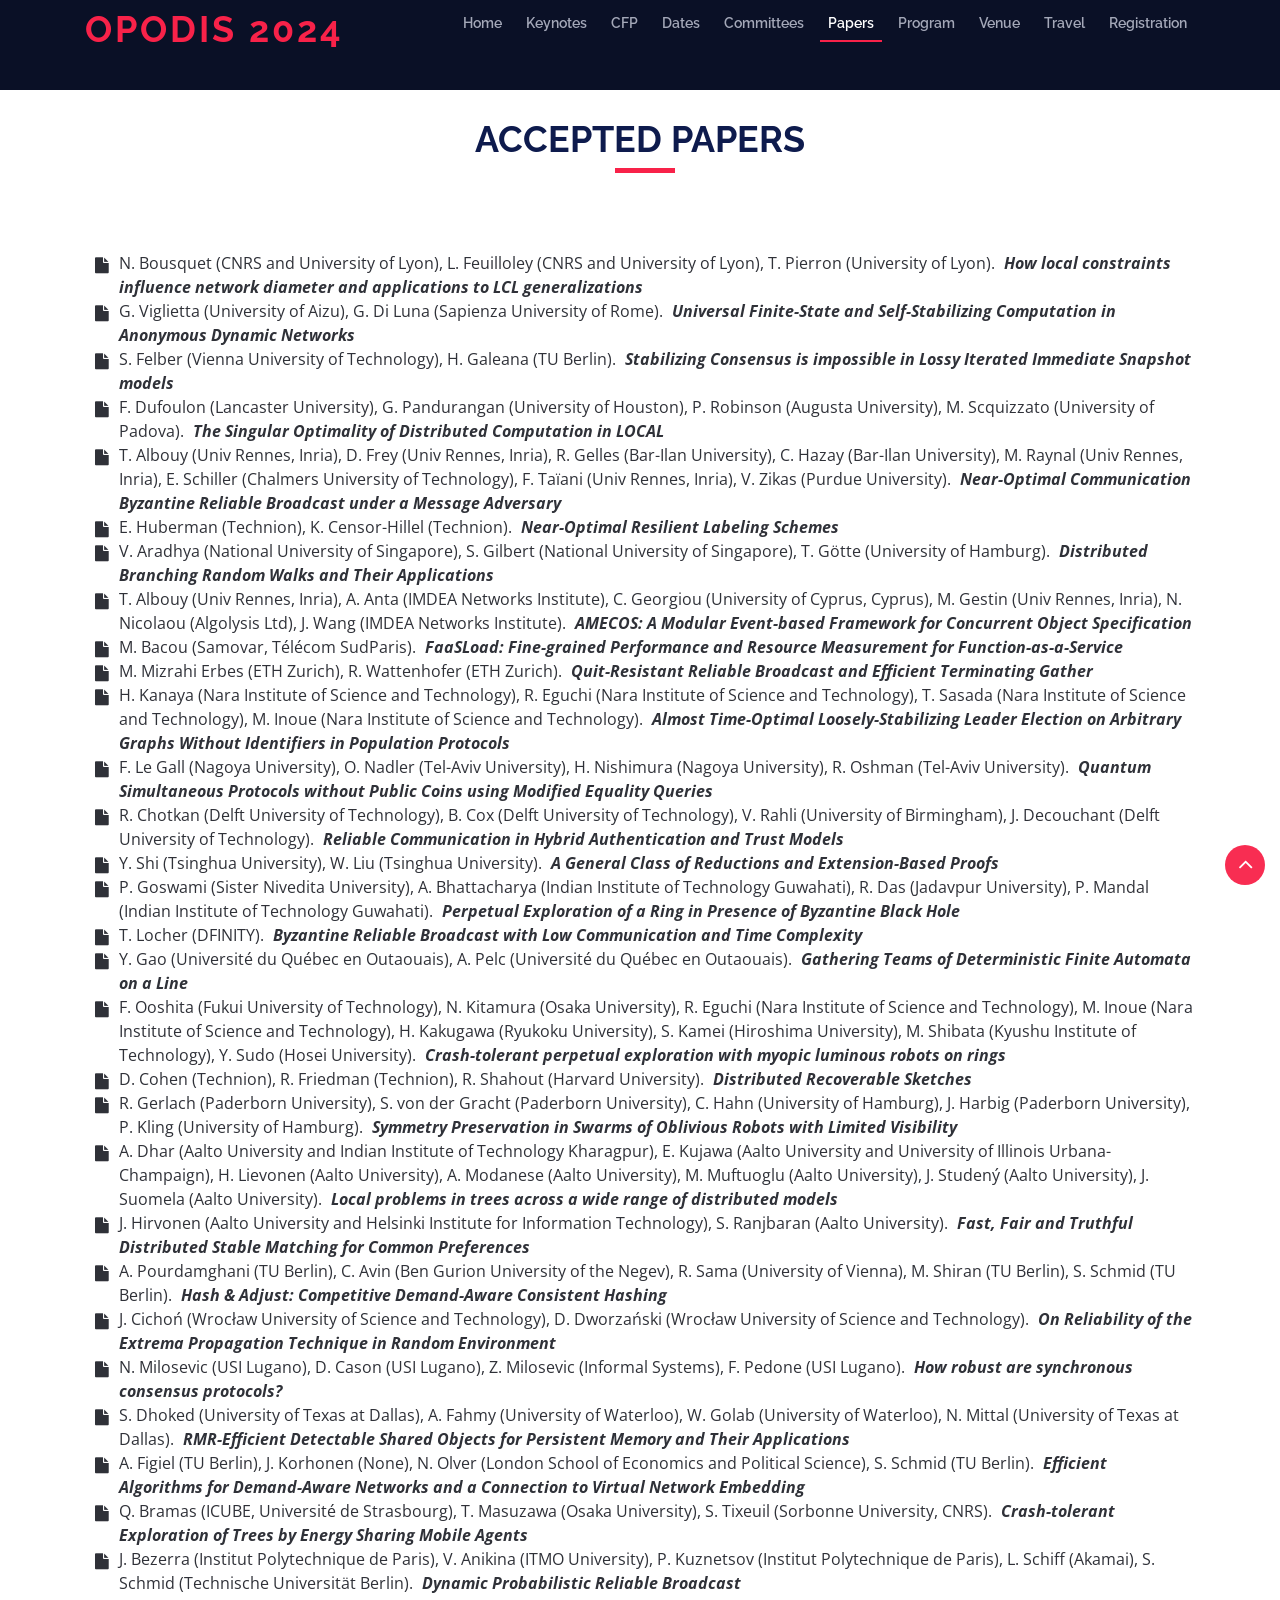
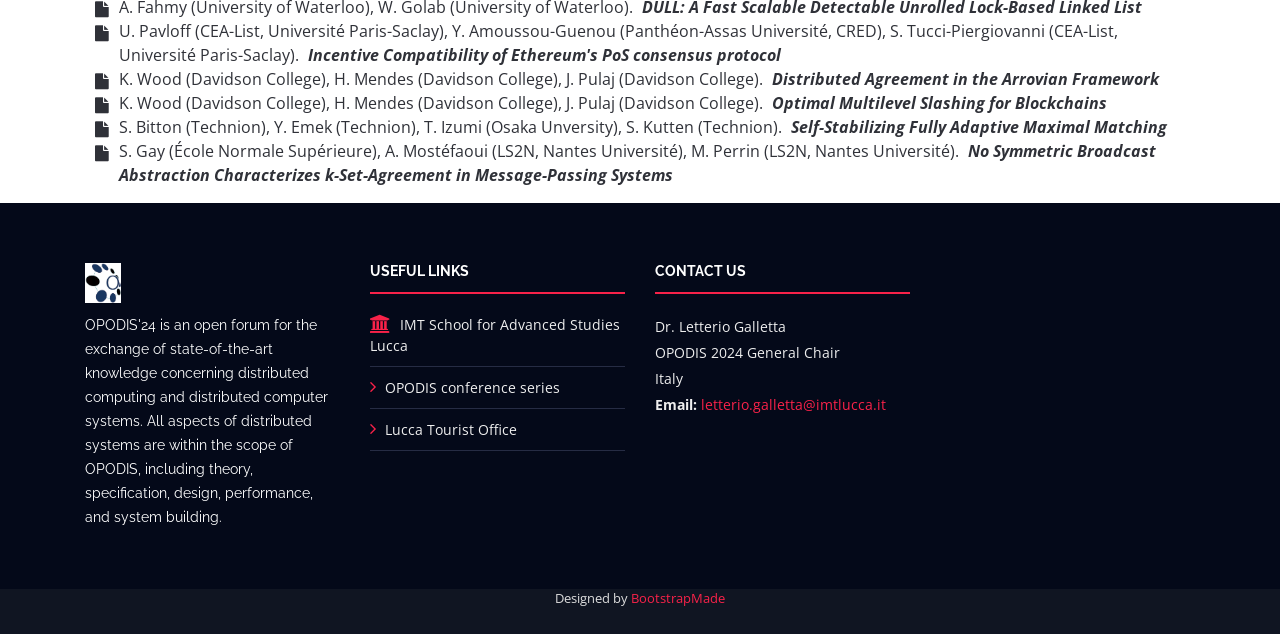
<file: accepted-papers.html>
<!DOCTYPE html>
<html lang="en">

<head>
  <meta charset="utf-8">
  <title>OPODIS 24 - The 28th International Conference on Principles of Distributed Systems</title>
  <meta content="width=device-width, initial-scale=1.0" name="viewport">
  <meta content="" name="keywords">
  <meta content="" name="description">

  <!-- Favicons -->
  <link href="img/favicon.png" rel="icon">
  <link href="img/apple-touch-icon.png" rel="apple-touch-icon">

  <!-- Google Fonts -->
  <link href="https://fonts.googleapis.com/css?family=Open+Sans:300,300i,400,400i,700,700i|Raleway:300,400,500,700,800" rel="stylesheet">

  <!-- Bootstrap CSS File -->
  <link href="lib/bootstrap/css/bootstrap.min.css" rel="stylesheet">

  <!-- Libraries CSS Files -->
  <link href="lib/font-awesome/css/font-awesome.min.css" rel="stylesheet">
  <link href="lib/animate/animate.min.css" rel="stylesheet">
  <link href="lib/venobox/venobox.css" rel="stylesheet">
  <link href="lib/owlcarousel/assets/owl.carousel.min.css" rel="stylesheet">

  <!-- Main Stylesheet File -->
  <link href="css/style.css" rel="stylesheet">

  <!-- =======================================================
    Theme Name: TheEvent
    Theme URL: https://bootstrapmade.com/theevent-conference-event-bootstrap-template/
    Author: BootstrapMade.com
    License: https://bootstrapmade.com/license/
  ======================================================= -->
</head>

<body>


  <!--==========================
    Header
  ============================-->
  <header id="header" class="noTrasparentHeader">
    <div class="container">

      <div id="logo" class="pull-left">
        <!-- Uncomment below if you prefer to use a text logo -->
        <h1><a href="index.html"><span>OPODIS 2024</span></a></h1>
        <!--a href="#intro" class="scrollto"><img src="img/logo-opodis.png" alt="" title=""></a-->
      </div>

      <nav id="nav-menu-container">
        <ul class="nav-menu">
          <li><a href="index.html#intro">Home</a></li>
           <!--li><a href="index.html#about">About</a></li-->
          <li><a href="index.html#speakers">Keynotes</a></li>
          <li><a href="cfp.html">CFP</a></li>
          <li><a href="cfp.html#dates">Dates</a></li>
          <li><a href="index.html#committees">Committees</a></li>
          <li class="menu-active"><a href="accepted-papers.html">Papers</a></li>
          <li><a href="program.html">Program</a></li> 
          <li><a href="index.html#venue">Venue</a></li> 
          <li><a href="index.html#travel">Travel</a></li>
          <!-- <li><a href="index.html#hotels">Hotels</a></li> -->
          <li><a href="index.html#subscribe">Registration</a></li>
          <!--<li><a href="index.html#supporters">Sponsors</a></li>
          <li><a href="index.html#contact">Contact</a></li-->
        </ul>
      </nav><!-- #nav-menu-container -->
    </div>
  </header><!-- #header -->
  <br/>
  
  <!-- <main id="main" class="main-page"> -->

    <!--==========================
      Speaker Details Section
    ============================-->
    <!--==========================
      Accepted Papers Section (in to_reuse)
    ============================-->
    <section id="accepted">
      <div class="container">
        <div class="section-header acceptedPapersLineTitle">
          <br>
          <h2 class="acceptedPapersMainTitle">Accepted Papers</h2>
  	  <!-- <p>All papers are <a href="https://www.dagstuhl.de/dagpub/opodis19/">openly accessible</a>.</p> -->
        </div>
	
        <ul class="fa-ul">
          <li><span class="fa-li"><i class="fa fa-file"></i></span>N. Bousquet (CNRS and University of Lyon), L. Feuilloley (CNRS and University of Lyon), T. Pierron (University of Lyon).
            <span class="title"><strong>How local constraints influence network diameter and applications to LCL generalizations</strong></span></li>
          <li><span class="fa-li"><i class="fa fa-file"></i></span>G. Viglietta (University of Aizu), G. Di Luna (Sapienza University of Rome).
          <span class="title"><strong>Universal Finite-State and Self-Stabilizing Computation in Anonymous Dynamic Networks</strong></span></li>
          <li><span class="fa-li"><i class="fa fa-file"></i></span>S. Felber (Vienna University of Technology), H. Galeana (TU Berlin).
          <span class="title"><strong>Stabilizing Consensus is impossible in Lossy Iterated Immediate Snapshot models</strong></span></li>
          <li><span class="fa-li"><i class="fa fa-file"></i></span>F. Dufoulon (Lancaster University), G. Pandurangan (University of Houston), P. Robinson (Augusta University), M. Scquizzato (University of Padova).
          <span class="title"><strong>The Singular Optimality of Distributed Computation in LOCAL</strong></span></li>
          <li><span class="fa-li"><i class="fa fa-file"></i></span>T. Albouy (Univ Rennes, Inria), D. Frey (Univ Rennes, Inria), R. Gelles (Bar-Ilan University), C. Hazay (Bar-Ilan University), M. Raynal (Univ Rennes, Inria), E. Schiller (Chalmers University of Technology), F. Taïani (Univ Rennes, Inria), V. Zikas (Purdue University).
          <span class="title"><strong>Near-Optimal Communication Byzantine Reliable Broadcast under a Message Adversary</strong></span></li>
          <li><span class="fa-li"><i class="fa fa-file"></i></span>E. Huberman (Technion), K. Censor-Hillel (Technion).
          <span class="title"><strong>Near-Optimal Resilient Labeling Schemes</strong></span></li>
          <li><span class="fa-li"><i class="fa fa-file"></i></span>V. Aradhya (National University of Singapore), S. Gilbert (National University of Singapore), T. Götte (University of Hamburg).
          <span class="title"><strong>Distributed Branching Random Walks and Their Applications</strong></span></li>
          <li><span class="fa-li"><i class="fa fa-file"></i></span>T. Albouy (Univ Rennes, Inria), A. Anta (IMDEA Networks Institute), C. Georgiou (University of Cyprus, Cyprus), M. Gestin (Univ Rennes, Inria), N. Nicolaou (Algolysis Ltd), J. Wang (IMDEA Networks Institute).
          <span class="title"><strong>AMECOS: A Modular Event-based Framework for Concurrent Object Specification</strong></span></li>
          <li><span class="fa-li"><i class="fa fa-file"></i></span>M. Bacou (Samovar, Télécom SudParis).
          <span class="title"><strong>FaaSLoad: Fine-grained Performance and Resource Measurement for Function-as-a-Service</strong></span></li>
          <li><span class="fa-li"><i class="fa fa-file"></i></span>M. Mizrahi Erbes (ETH Zurich), R. Wattenhofer (ETH Zurich).
          <span class="title"><strong>Quit-Resistant Reliable Broadcast and Efficient Terminating Gather</strong></span></li>
          <li><span class="fa-li"><i class="fa fa-file"></i></span>H. Kanaya (Nara Institute of Science and Technology), R. Eguchi (Nara Institute of Science and Technology), T. Sasada (Nara Institute of Science and Technology), M. Inoue (Nara Institute of Science and Technology).
          <span class="title"><strong>Almost Time-Optimal Loosely-Stabilizing Leader Election on Arbitrary Graphs Without Identifiers in Population Protocols</strong></span></li>
          <li><span class="fa-li"><i class="fa fa-file"></i></span>F. Le Gall (Nagoya University), O. Nadler (Tel-Aviv University), H. Nishimura (Nagoya University), R. Oshman (Tel-Aviv University).
          <span class="title"><strong>Quantum Simultaneous Protocols without Public Coins using Modified Equality Queries</strong></span></li>
          <li><span class="fa-li"><i class="fa fa-file"></i></span>R. Chotkan (Delft University of Technology), B. Cox (Delft University of Technology), V. Rahli (University of Birmingham), J. Decouchant (Delft University of Technology).
          <span class="title"><strong>Reliable Communication in Hybrid Authentication and Trust Models</strong></span></li>
          <li><span class="fa-li"><i class="fa fa-file"></i></span>Y. Shi (Tsinghua University), W. Liu (Tsinghua University).
          <span class="title"><strong>A General Class of Reductions and Extension-Based Proofs</strong></span></li>
          <li><span class="fa-li"><i class="fa fa-file"></i></span>P. Goswami (Sister Nivedita University), A. Bhattacharya (Indian Institute of Technology Guwahati), R. Das (Jadavpur University), P. Mandal (Indian Institute of Technology Guwahati).
          <span class="title"><strong>Perpetual Exploration of a Ring in Presence of Byzantine Black Hole</strong></span></li>
          <li><span class="fa-li"><i class="fa fa-file"></i></span>T. Locher (DFINITY).
          <span class="title"><strong>Byzantine Reliable Broadcast with Low Communication and Time Complexity</strong></span></li>
          <li><span class="fa-li"><i class="fa fa-file"></i></span>Y. Gao (Université du Québec en Outaouais), A. Pelc (Université du Québec en Outaouais).
          <span class="title"><strong>Gathering Teams of Deterministic Finite Automata on a Line</strong></span></li>
          <li><span class="fa-li"><i class="fa fa-file"></i></span>F. Ooshita (Fukui University of Technology), N. Kitamura (Osaka University), R. Eguchi (Nara Institute of Science and Technology), M. Inoue (Nara Institute of Science and Technology), H. Kakugawa (Ryukoku University), S. Kamei (Hiroshima University), M. Shibata (Kyushu Institute of Technology), Y. Sudo (Hosei University).
          <span class="title"><strong>Crash-tolerant perpetual exploration with myopic luminous robots on rings</strong></span></li>
          <li><span class="fa-li"><i class="fa fa-file"></i></span>D. Cohen (Technion), R. Friedman (Technion), R. Shahout (Harvard University).
          <span class="title"><strong>Distributed Recoverable Sketches</strong></span></li>
          <li><span class="fa-li"><i class="fa fa-file"></i></span>R. Gerlach (Paderborn University), S. von der Gracht (Paderborn University), C. Hahn (University of Hamburg), J. Harbig (Paderborn University), P. Kling (University of Hamburg).
          <span class="title"><strong>Symmetry Preservation in Swarms of Oblivious Robots with Limited Visibility</strong></span></li>
          <li><span class="fa-li"><i class="fa fa-file"></i></span>A. Dhar (Aalto University and Indian Institute of Technology Kharagpur), E. Kujawa (Aalto University and University of Illinois Urbana-Champaign), H. Lievonen (Aalto University), A. Modanese (Aalto University), M. Muftuoglu (Aalto University), J. Studený (Aalto University), J. Suomela (Aalto University).
            <span class="title"><strong>Local problems in trees across a wide range of distributed models</strong></span></li>
            <li><span class="fa-li"><i class="fa fa-file"></i></span>J. Hirvonen (Aalto University and Helsinki Institute for Information Technology), S. Ranjbaran (Aalto University).
              <span class="title"><strong>Fast, Fair and Truthful Distributed Stable Matching for Common Preferences</strong></span></li>
          <li><span class="fa-li"><i class="fa fa-file"></i></span>A. Pourdamghani (TU Berlin), C. Avin (Ben Gurion University of the Negev), R. Sama (University of Vienna), M. Shiran (TU Berlin), S. Schmid (TU Berlin).
          <span class="title"><strong>Hash & Adjust: Competitive Demand-Aware Consistent Hashing</strong></span></li>
          <li><span class="fa-li"><i class="fa fa-file"></i></span>J. Cichoń (Wrocław University of Science and Technology), D. Dworzański (Wrocław University of Science and Technology).
          <span class="title"><strong>On Reliability of the Extrema Propagation Technique in Random Environment</strong></span></li>
          <li><span class="fa-li"><i class="fa fa-file"></i></span>N. Milosevic (USI Lugano), D. Cason (USI Lugano), Z. Milosevic (Informal Systems), F. Pedone (USI Lugano).
          <span class="title"><strong>How robust are synchronous consensus protocols?</strong></span></li>
          <li><span class="fa-li"><i class="fa fa-file"></i></span>S. Dhoked (University of Texas at Dallas), A. Fahmy (University of Waterloo), W. Golab (University of Waterloo), N. Mittal (University of Texas at Dallas).
          <span class="title"><strong>RMR-Efficient Detectable Shared Objects for Persistent Memory and Their Applications</strong></span></li>
          <li><span class="fa-li"><i class="fa fa-file"></i></span>A. Figiel (TU Berlin), J. Korhonen (None), N. Olver (London School of Economics and Political Science), S. Schmid (TU Berlin).
          <span class="title"><strong>Efficient Algorithms for Demand-Aware Networks and a Connection to Virtual Network Embedding</strong></span></li>
          <li><span class="fa-li"><i class="fa fa-file"></i></span>Q. Bramas (ICUBE, Université de Strasbourg), T. Masuzawa (Osaka University), S. Tixeuil (Sorbonne University, CNRS).
            <span class="title"><strong>Crash-tolerant Exploration of Trees by Energy Sharing Mobile Agents</strong></span></li>
          <li><span class="fa-li"><i class="fa fa-file"></i></span>J. Bezerra (Institut Polytechnique de Paris), V. Anikina (ITMO University), P. Kuznetsov (Institut Polytechnique de Paris), L. Schiff (Akamai), S. Schmid (Technische Universität Berlin).
          <span class="title"><strong>Dynamic Probabilistic Reliable Broadcast</strong></span></li>
          <li><span class="fa-li"><i class="fa fa-file"></i></span>A. Fahmy (University of Waterloo), W. Golab (University of Waterloo).
          <span class="title"><strong>DULL: A Fast Scalable Detectable Unrolled Lock-Based Linked List</strong></span></li>
          <li><span class="fa-li"><i class="fa fa-file"></i></span>U. Pavloff (CEA-List, Université Paris-Saclay), Y. Amoussou-Guenou (Panthéon-Assas Université, CRED), S. Tucci-Piergiovanni (CEA-List, Université Paris-Saclay).
          <span class="title"><strong>Incentive Compatibility of Ethereum's PoS consensus protocol</strong></span></li>
          <li><span class="fa-li"><i class="fa fa-file"></i></span>K. Wood (Davidson College), H. Mendes (Davidson College), J. Pulaj (Davidson College).
          <span class="title"><strong>Distributed Agreement in the Arrovian Framework</strong></span></li>
          <li><span class="fa-li"><i class="fa fa-file"></i></span>K. Wood (Davidson College), H. Mendes (Davidson College), J. Pulaj (Davidson College).
          <span class="title"><strong>Optimal Multilevel Slashing for Blockchains</strong></span></li>
          <li><span class="fa-li"><i class="fa fa-file"></i></span>S. Bitton (Technion), Y. Emek (Technion), T. Izumi (Osaka Unversity), S. Kutten (Technion).
          <span class="title"><strong>Self-Stabilizing Fully Adaptive Maximal Matching</strong></span></li>
          <li><span class="fa-li"><i class="fa fa-file"></i></span>S. Gay (École Normale Supérieure), A. Mostéfaoui (LS2N, Nantes Université), M. Perrin (LS2N, Nantes Université).
          <span class="title"><strong>No Symmetric Broadcast Abstraction Characterizes k-Set-Agreement in Message-Passing Systems</strong></span></li>
        </ul>
      </div>
    </section>

  </main>


  <!--==========================
    Footer
  ============================-->
  <footer id="footer">
    <div class="footer-top">
      <div class="container">
        <div class="row">

          <div class="col-lg-3 col-md-6 footer-info">
            <img src="img/logo-opodis.png" alt="OPODIS'24">
            <p>OPODIS'24 is an open forum for the exchange of state-of-the-art knowledge concerning distributed computing and distributed computer systems. All aspects of distributed systems are within the scope of OPODIS, including theory, specification, design, performance, and system building.</p>
          </div>

          <!--div class="col-lg-3 col-md-6 footer-links">
            <h4>Useful Links</h4>
            <ul>
              <li><i class="fa fa-angle-right"></i> <a href="#">Home</a></li>
              <li><i class="fa fa-angle-right"></i> <a href="#">About us</a></li>
              <li><i class="fa fa-angle-right"></i> <a href="#">Services</a></li>
              <li><i class="fa fa-angle-right"></i> <a href="#">Terms of service</a></li>
              <li><i class="fa fa-angle-right"></i> <a href="#">Privacy policy</a></li>
            </ul>
          </div-->

          <div class="col-lg-3 col-md-6 footer-links">
            <h4>Useful Links</h4>
            <ul>
              <li><i class="fa fa-university"></i> <a href="https://www.imtlucca.it/en">IMT School for Advanced Studies Lucca</a></li>
              <li><i class="fa fa-angle-right"></i> <a href="https://www.opodis.net">OPODIS conference series</a></li>
              <li><i class="fa fa-angle-right"></i> <a href="https://www.turismo.lucca.it/en">Lucca Tourist Office</a></li>
              <!--li><i class="fa fa-angle-right"></i> <a href="#">Terms of service</a></li-->
              <!--li><i class="fa fa-angle-right"></i> <a href="#">Privacy policy</a></li-->
            </ul>
          </div>

          <div class="col-lg-3 col-md-6 footer-contact">
            <h4>Contact Us</h4>
            <p>
              Dr. Letterio Galletta<br>
              OPODIS 2024 General Chair<br>
              Italy<br>
              <strong>Email:</strong> <a href="mailto:letterio.galletta@imtlucca.it">letterio.galletta@imtlucca.it</a><br>
            </p>
            <!--
            <div class="social-links">
              <a href="#" class="twitter"><i class="fa fa-twitter"></i></a>
              <a href="#" class="facebook"><i class="fa fa-facebook"></i></a>
              <a href="#" class="instagram"><i class="fa fa-instagram"></i></a>
              <a href="#" class="google-plus"><i class="fa fa-google-plus"></i></a>
              <a href="#" class="linkedin"><i class="fa fa-linkedin"></i></a>
            </div>
            -->
          </div>

        </div>
      </div>
    </div>

    <div class="container">
      <!--div class="copyright">
        &copy; Copyright <strong>TheEvent</strong>. All Rights Reserved
      </div-->
      <div class="credits">
        <!--
          All the links in the footer should remain intact.
          You can delete the links only if you purchased the pro version.
          Licensing information: https://bootstrapmade.com/license/
          Purchase the pro version with working PHP/AJAX contact form: https://bootstrapmade.com/buy/?theme=TheEvent
        -->
        Designed by <a href="https://bootstrapmade.com/">BootstrapMade</a>
      </div>
    </div>
  </footer><!-- #footer -->

  <a href="#" class="back-to-top"><i class="fa fa-angle-up"></i></a>

  <!-- JavaScript Libraries -->
  <script src="lib/jquery/jquery.min.js"></script>
  <script src="lib/jquery/jquery-migrate.min.js"></script>
  <script src="lib/bootstrap/js/bootstrap.bundle.min.js"></script>
  <script src="lib/easing/easing.min.js"></script>
  <script src="lib/superfish/hoverIntent.js"></script>
  <script src="lib/superfish/superfish.min.js"></script>
  <script src="lib/wow/wow.min.js"></script>
  <script src="lib/venobox/venobox.min.js"></script>
  <script src="lib/owlcarousel/owl.carousel.min.js"></script>

  <!-- Contact Form JavaScript File -->
  <script src="contactform/contactform.js"></script>

  <!-- Template Main Javascript File -->
  <script src="js/main.js"></script>
</body>

</html>
</file>
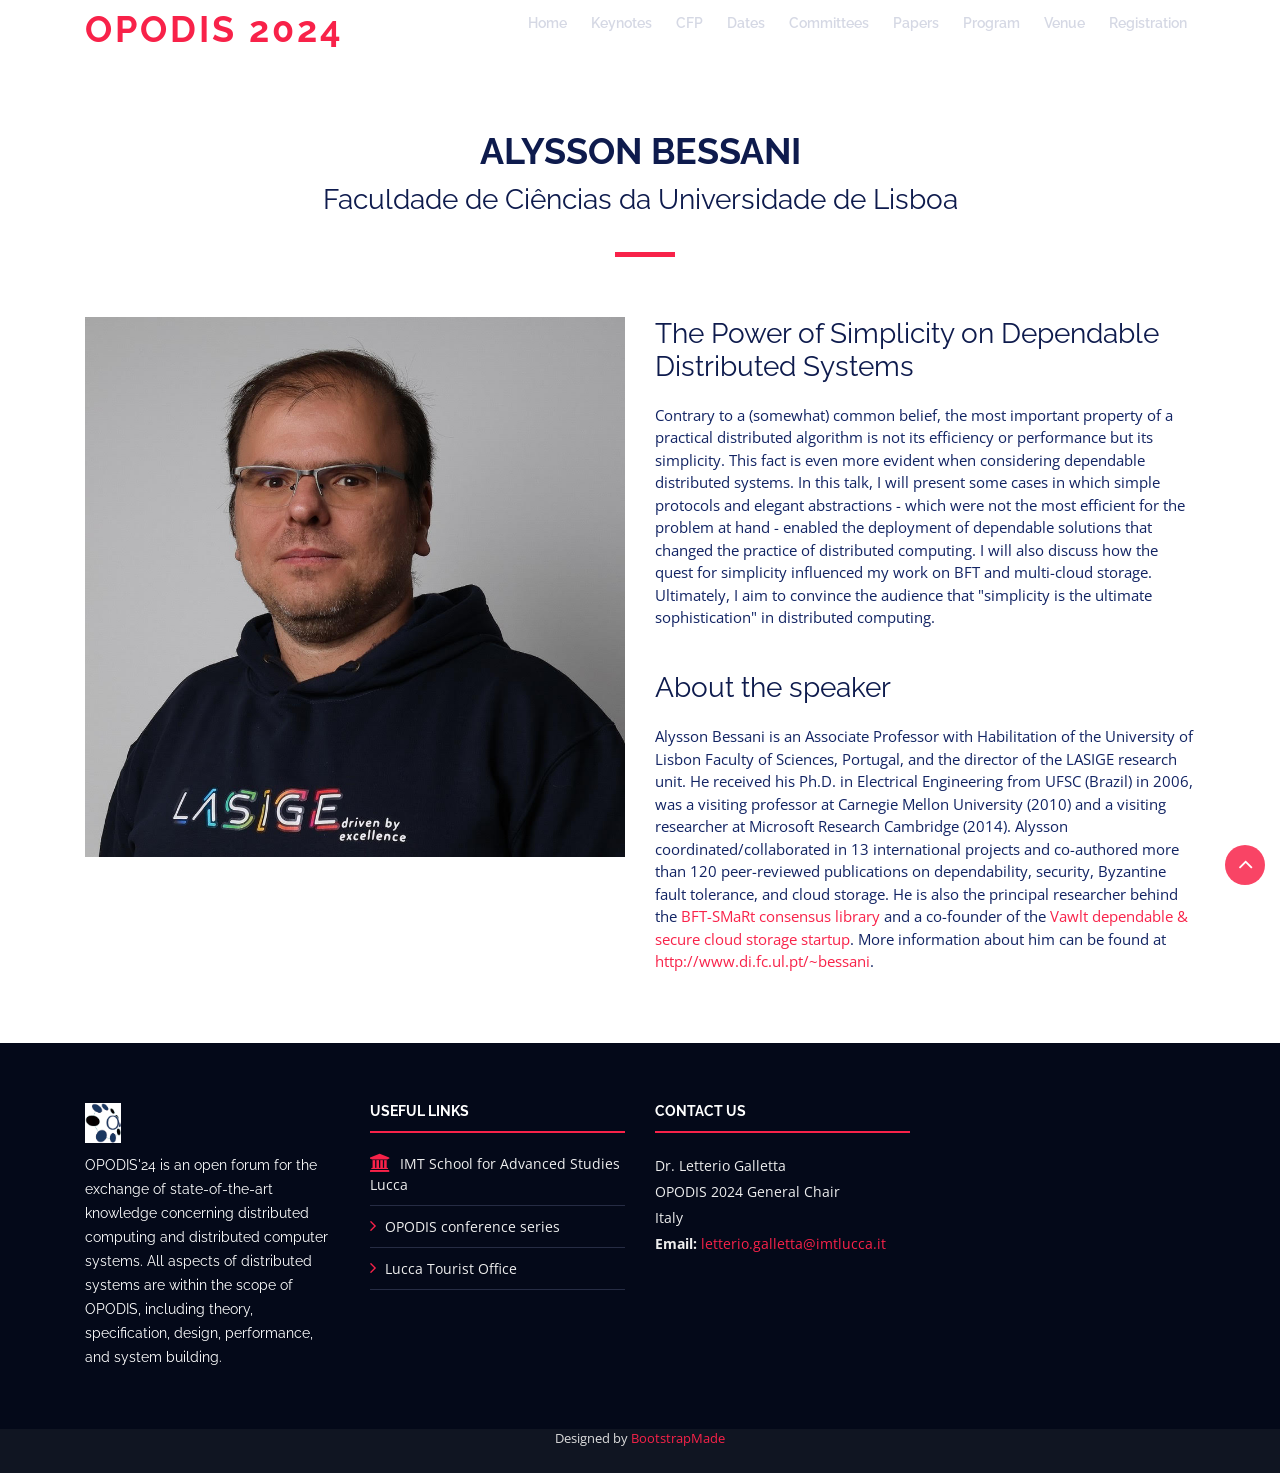
<file: bessani.html>
<!DOCTYPE html>
<html lang="en">

<head>
  <meta charset="utf-8">
  <title>OPODIS 24 - The 28th International Conference on Principles of Distributed Systems</title>
  <meta content="width=device-width, initial-scale=1.0" name="viewport">
  <meta content="" name="keywords">
  <meta content="" name="description">

  <!-- Favicons -->
  <link href="img/favicon.png" rel="icon">
  <link href="img/apple-touch-icon.png" rel="apple-touch-icon">

  <!-- Google Fonts -->
  <link href="https://fonts.googleapis.com/css?family=Open+Sans:300,300i,400,400i,700,700i|Raleway:300,400,500,700,800" rel="stylesheet">

  <!-- Bootstrap CSS File -->
  <link href="lib/bootstrap/css/bootstrap.min.css" rel="stylesheet">

  <!-- Libraries CSS Files -->
  <link href="lib/font-awesome/css/font-awesome.min.css" rel="stylesheet">
  <link href="lib/animate/animate.min.css" rel="stylesheet">
  <link href="lib/venobox/venobox.css" rel="stylesheet">
  <link href="lib/owlcarousel/assets/owl.carousel.min.css" rel="stylesheet">

  <!-- Main Stylesheet File -->
  <link href="css/style.css" rel="stylesheet">

  <!-- =======================================================
    Theme Name: TheEvent
    Theme URL: https://bootstrapmade.com/theevent-conference-event-bootstrap-template/
    Author: BootstrapMade.com
    License: https://bootstrapmade.com/license/
  ======================================================= -->
</head>


  <!--==========================
    Header
  ============================-->
  <header id="header">
    <div class="container">

      <div id="logo" class="pull-left">
        <!-- Uncomment below if you prefer to use a text logo -->
        <h1><a href="index.html"><span>OPODIS 2024</span></a></h1>
        <!--a href="#intro" class="scrollto"><img src="img/logo-opodis.png" alt="" title=""></a-->
      </div>

      <nav id="nav-menu-container">
        <ul class="nav-menu">
          <li><a href="index.html#intro">Home</a></li>
           <!--li><a href="index.html#about">About</a></li-->
          <li><a href="index.html#speakers">Keynotes</a></li>
          <li><a href="cfp.html">CFP</a></li>
          <li><a href="cfp.html#dates">Dates</a></li>
          <li><a href="index.html#committees">Committees</a></li>
          <li><a href="accepted-papers.html">Papers</a></li>
          <li><a href="program.html">Program</a></li>
          <li><a href="index.html#venue">Venue</a></li>
          <!--<li><a href="index.html#travel">Travel</a></li>
          <li><a href="index.html#hotels">Hotels</a></li> -->
          <li><a href="index.html#subscribe">Registration</a></li>
          <!--<li><a href="index.html#supporters">Sponsors</a></li>
          <li><a href="index.html#contact">Contact</a></li-->
        </ul>
      </nav><!-- #nav-menu-container -->
    </div>
  </header><!-- #header -->

  <main id="main" class="main-page">

    <!--==========================
      Speaker Details Section
    ============================-->
    <section id="speakers-details" class="wow fadeIn">
      <div class="container">
        <div class="section-header">
          <h2>Alysson Bessani</h2> 
          <h3 class="subtitleBioUniversity">Faculdade de Ciências da Universidade de Lisboa</h3>
          <!-- <p>18 December 2019, Room ALG, 9:20am</p> -->
        </div> <!--(date here, title to be announced) -->

        <div class="row">
          <div class="col-md-6">
            <img src="img/speakers/bessani.jpg" alt="Alysson Bessani, Sorbonne Université" class="img-fluid">
          </div>

          <div class="col-md-6">
            <div class="details">
              <h3>The Power of Simplicity on Dependable Distributed Systems</h3>
              <p>Contrary to a (somewhat) common belief, the most important property of a practical distributed algorithm is not its efficiency or performance but its simplicity. This fact is even more evident when considering dependable distributed systems. In this talk, I will present some cases in which simple protocols and elegant abstractions - which were not the most efficient for the problem at hand - enabled the deployment of dependable solutions that changed the practice of distributed computing. I will also discuss how the quest for simplicity influenced my work on BFT and multi-cloud storage. Ultimately, I aim to convince the audience that "simplicity is the ultimate sophistication" in distributed computing.
              </p>
              <p>&nbsp;</p>
              <h3>About the speaker</h3>


              <p>
                Alysson Bessani is an Associate Professor with Habilitation of the University of Lisbon Faculty of Sciences, Portugal, and the director of the LASIGE research unit. He received his Ph.D. in Electrical Engineering from UFSC (Brazil) in 2006, was a visiting professor at Carnegie Mellon University (2010) and a visiting researcher at Microsoft Research Cambridge (2014). Alysson coordinated/collaborated in 13 international projects and co-authored more than 120 peer-reviewed publications on dependability, security, Byzantine fault tolerance, and cloud storage. He is also the principal researcher behind the <a href="http://bft-smart.github.io/library/">BFT-SMaRt consensus library</a> and a co-founder of the <a href="https://vawlt.io">Vawlt dependable & secure cloud storage startup</a>. More information about him can be found at <a href="http://www.di.fc.ul.pt/~bessani">http://www.di.fc.ul.pt/~bessani</a>.
              </p>

          
            </div>
          </div>
          
        </div>
      </div>

    </section>

  </main>


  <!--==========================
    Footer
  ============================-->
  <footer id="footer">
    <div class="footer-top">
      <div class="container">
        <div class="row">

          <div class="col-lg-3 col-md-6 footer-info">
            <img src="img/logo-opodis.png" alt="OPODIS'24">
            <p>OPODIS'24 is an open forum for the exchange of state-of-the-art knowledge concerning distributed computing and distributed computer systems. All aspects of distributed systems are within the scope of OPODIS, including theory, specification, design, performance, and system building.</p>
          </div>

          <!--div class="col-lg-3 col-md-6 footer-links">
            <h4>Useful Links</h4>
            <ul>
              <li><i class="fa fa-angle-right"></i> <a href="#">Home</a></li>
              <li><i class="fa fa-angle-right"></i> <a href="#">About us</a></li>
              <li><i class="fa fa-angle-right"></i> <a href="#">Services</a></li>
              <li><i class="fa fa-angle-right"></i> <a href="#">Terms of service</a></li>
              <li><i class="fa fa-angle-right"></i> <a href="#">Privacy policy</a></li>
            </ul>
          </div-->

          <div class="col-lg-3 col-md-6 footer-links">
            <h4>Useful Links</h4>
            <ul>
              <li><i class="fa fa-university"></i> <a href="https://www.imtlucca.it/en">IMT School for Advanced Studies Lucca</a></li>
              <li><i class="fa fa-angle-right"></i> <a href="https://www.opodis.net">OPODIS conference series</a></li>
              <li><i class="fa fa-angle-right"></i> <a href="https://www.turismo.lucca.it/en">Lucca Tourist Office</a></li>
              <!--li><i class="fa fa-angle-right"></i> <a href="#">Terms of service</a></li-->
              <!--li><i class="fa fa-angle-right"></i> <a href="#">Privacy policy</a></li-->
            </ul>
          </div>

          <div class="col-lg-3 col-md-6 footer-contact">
            <h4>Contact Us</h4>
            <p>
              Dr. Letterio Galletta<br>
              OPODIS 2024 General Chair<br>
              Italy<br>
              <strong>Email:</strong> <a href="mailto:letterio.galletta@imtlucca.it">letterio.galletta@imtlucca.it</a><br>
            </p>
            <!--
            <div class="social-links">
              <a href="#" class="twitter"><i class="fa fa-twitter"></i></a>
              <a href="#" class="facebook"><i class="fa fa-facebook"></i></a>
              <a href="#" class="instagram"><i class="fa fa-instagram"></i></a>
              <a href="#" class="google-plus"><i class="fa fa-google-plus"></i></a>
              <a href="#" class="linkedin"><i class="fa fa-linkedin"></i></a>
            </div>
            -->
          </div>

        </div>
      </div>
    </div>

    <div class="container">
      <!--div class="copyright">
        &copy; Copyright <strong>TheEvent</strong>. All Rights Reserved
      </div-->
      <div class="credits">
        <!--
          All the links in the footer should remain intact.
          You can delete the links only if you purchased the pro version.
          Licensing information: https://bootstrapmade.com/license/
          Purchase the pro version with working PHP/AJAX contact form: https://bootstrapmade.com/buy/?theme=TheEvent
        -->
        Designed by <a href="https://bootstrapmade.com/">BootstrapMade</a>
      </div>
    </div>
  </footer><!-- #footer -->

  <a href="#" class="back-to-top"><i class="fa fa-angle-up"></i></a>

  <!-- JavaScript Libraries -->
  <script src="lib/jquery/jquery.min.js"></script>
  <script src="lib/jquery/jquery-migrate.min.js"></script>
  <script src="lib/bootstrap/js/bootstrap.bundle.min.js"></script>
  <script src="lib/easing/easing.min.js"></script>
  <script src="lib/superfish/hoverIntent.js"></script>
  <script src="lib/superfish/superfish.min.js"></script>
  <script src="lib/wow/wow.min.js"></script>
  <script src="lib/venobox/venobox.min.js"></script>
  <script src="lib/owlcarousel/owl.carousel.min.js"></script>

  <!-- Contact Form JavaScript File -->
  <script src="contactform/contactform.js"></script>

  <!-- Template Main Javascript File -->
  <script src="js/main.js"></script>
</body>

</html>
</file>
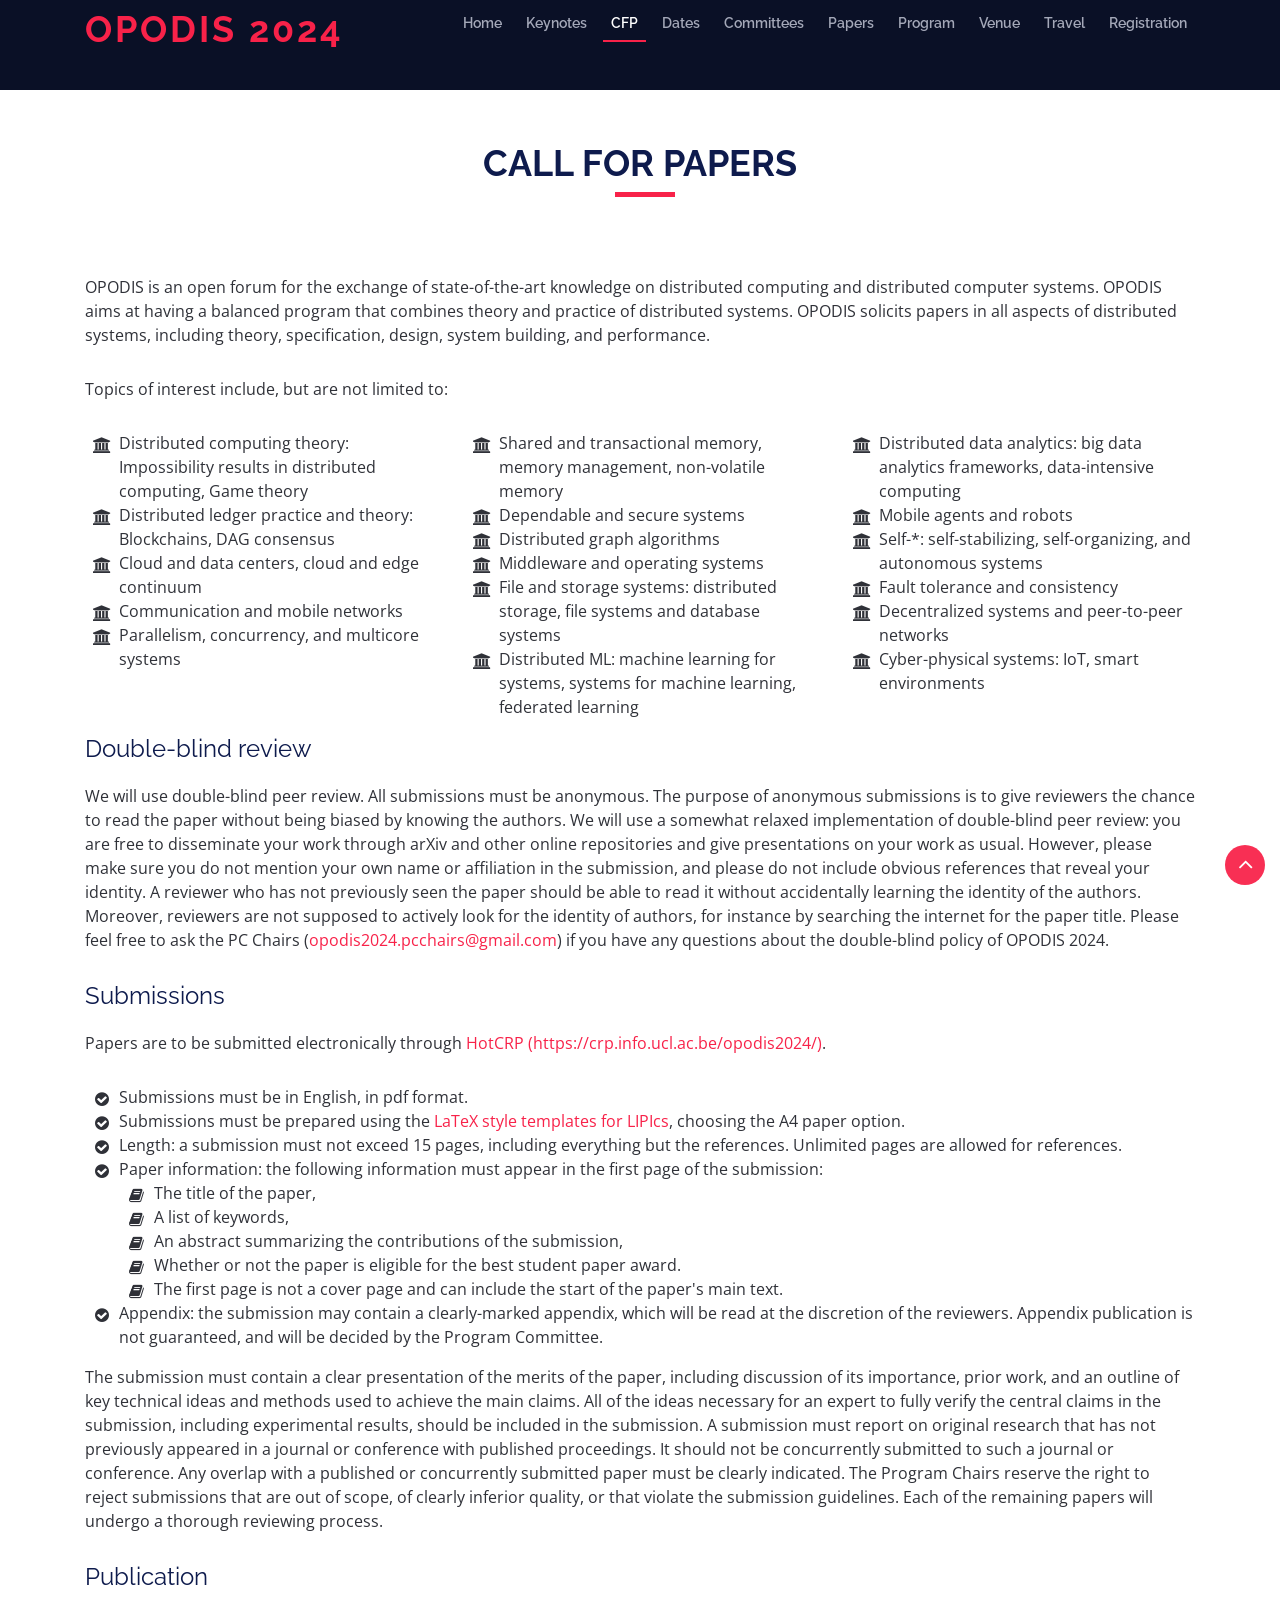
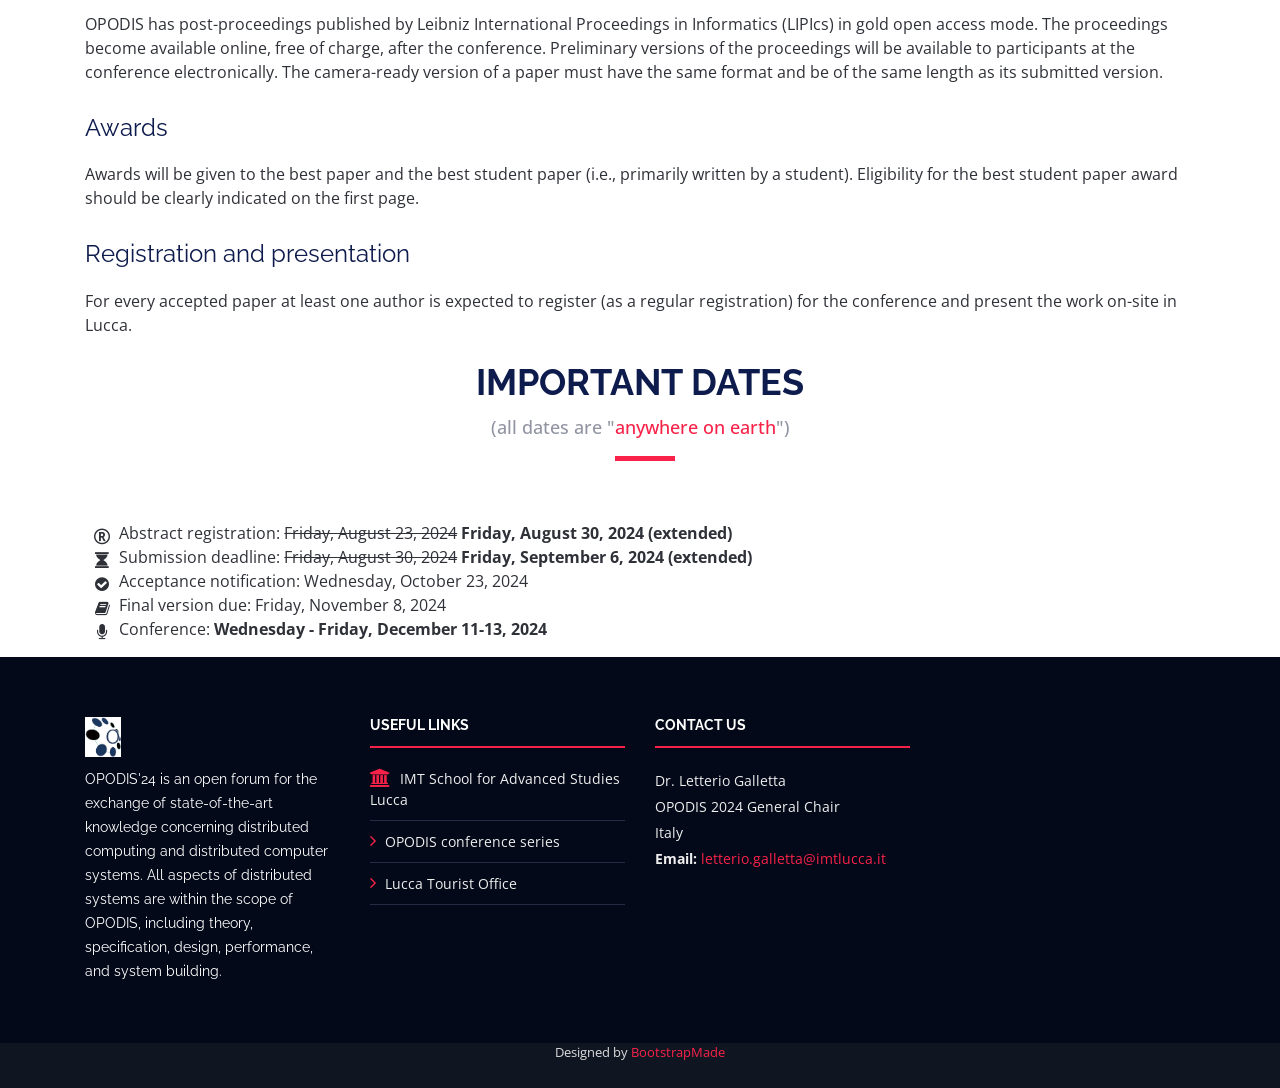
<file: cfp.html>
<!DOCTYPE html>
<html lang="en">

<head>
  <meta charset="utf-8">
  <title>OPODIS 24 - The 28th International Conference on Principles of Distributed Systems</title>
  <meta content="width=device-width, initial-scale=1.0" name="viewport">
  <meta content="" name="keywords">
  <meta content="" name="description">

  <!-- Favicons -->
  <link href="img/favicon.png" rel="icon">
  <link href="img/apple-touch-icon.png" rel="apple-touch-icon">

  <!-- Google Fonts -->
  <link href="https://fonts.googleapis.com/css?family=Open+Sans:300,300i,400,400i,700,700i|Raleway:300,400,500,700,800" rel="stylesheet">

  <!-- Bootstrap CSS File -->
  <link href="lib/bootstrap/css/bootstrap.min.css" rel="stylesheet">

  <!-- Libraries CSS Files -->
  <link href="lib/font-awesome/css/font-awesome.min.css" rel="stylesheet">
  <link href="lib/animate/animate.min.css" rel="stylesheet">
  <link href="lib/venobox/venobox.css" rel="stylesheet">
  <link href="lib/owlcarousel/assets/owl.carousel.min.css" rel="stylesheet">

  <!-- Main Stylesheet File -->
  <link href="css/style.css" rel="stylesheet">

  <!-- =======================================================
    Theme Name: TheEvent
    Theme URL: https://bootstrapmade.com/theevent-conference-event-bootstrap-template/
    Author: BootstrapMade.com
    License: https://bootstrapmade.com/license/
  ======================================================= -->
</head>

<body>


  <!--==========================
    Header
  ============================-->
  <header class="noTrasparentHeader" id="header">
    <div class="container">

      <div id="logo" class="pull-left">
        <!-- Uncomment below if you prefer to use a text logo -->
        <h1><a href="index.html"><span>OPODIS 2024</span></a></h1>
        <!--a href="#intro" class="scrollto"><img src="img/logo-opodis.png" alt="" title=""></a-->
      </div>

      <nav id="nav-menu-container">
        <ul class="nav-menu">
          <li><a href="index.html">Home</a></li>
           <!--li><a href="index.html#about">About</a></li-->
          <li><a href="index.html#speakers">Keynotes</a></li>
          <li class="menu-active"><a href="cfp.html">CFP</a></li>
          <li><a href="cfp.html#dates">Dates</a></li>
          <li><a href="index.html#committees">Committees</a></li>
          <li><a href="accepted-papers.html">Papers</a></li>
          <li><a href="program.html">Program</a></li>
          <li><a href="index.html#venue">Venue</a></li>
          <li><a href="index.html#travel">Travel</a></li>
          <!-- <li><a href="#hotels">Hotels</a></li> -->
          <li><a href="index.html#subscribe">Registration</a></li>
          <!--<li><a href="#supporters">Sponsors</a></li>-->
          <!--li><a href="#contact">Contact</a></li-->
          <!--li class="#registration"><a href="#registration">Registration</a></li-->
        </ul>
      </nav><!-- #nav-menu-container -->
    </div>
  </header><!-- #header -->
  <br/>
  <br/>
  <!-- <main id="main" class="main-page"> -->

    <!--==========================
      CFP Section
    ============================-->
    <section id="cfp">
      <div class="container">
        <div class="section-header cfpLineTitle">
          <br>
          <h2 class="cfpMainTitle">Call for Papers</h2>
        </div>

        <div class="row">
          <div class="col-lg-12">
            <p>
              OPODIS is an open forum for the exchange of state-of-the-art knowledge on distributed computing and distributed computer systems. OPODIS aims at having a balanced program that combines theory and practice of distributed systems. OPODIS solicits papers in all aspects of distributed systems, including theory, specification, design, system building, and performance.
            </p>
            <p>
              Topics of interest include, but are not limited to:
            </p>
          </div>
          <div class="col-lg-4">
            <ul class="fa-ul">
              <li><span class="fa-li"><i class="fa fa-university"></i></span>Distributed computing theory: Impossibility results in distributed computing, Game theory</li>
              <li><span class="fa-li"><i class="fa fa-university"></i></span>Distributed ledger practice and theory: Blockchains, DAG consensus</li>
              <li><span class="fa-li"><i class="fa fa-university"></i></span>Cloud and data centers, cloud and edge continuum</li>
              <li><span class="fa-li"><i class="fa fa-university"></i></span>Communication and mobile networks</li>
              <li><span class="fa-li"><i class="fa fa-university"></i></span>Parallelism, concurrency, and multicore systems</li>
            </ul>
          </div>
          <div class="col-lg-4">
            <ul class="fa-ul">
              <li><span class="fa-li"><i class="fa fa-university"></i></span>Shared and transactional memory, memory management, non-volatile memory</li>
              <li><span class="fa-li"><i class="fa fa-university"></i></span>Dependable and secure systems</li>
              <li><span class="fa-li"><i class="fa fa-university"></i></span>Distributed graph algorithms</li>
              <li><span class="fa-li"><i class="fa fa-university"></i></span>Middleware and operating systems</li>
              <li><span class="fa-li"><i class="fa fa-university"></i></span>File and storage systems: distributed storage, file systems and database systems</li>
              <li><span class="fa-li"><i class="fa fa-university"></i></span>Distributed ML: machine learning for systems, systems for machine learning, federated learning</li>
            </ul>
          </div>
          <div class="col-lg-4">
            <ul class="fa-ul">
              <li><span class="fa-li"><i class="fa fa-university"></i></span>Distributed data analytics: big data analytics frameworks, data-intensive computing</li>
              <li><span class="fa-li"><i class="fa fa-university"></i></span>Mobile agents and robots</li>
              <li><span class="fa-li"><i class="fa fa-university"></i></span>Self-*: self-stabilizing, self-organizing, and autonomous systems</li>
              <li><span class="fa-li"><i class="fa fa-university"></i></span>Fault tolerance and consistency</li>
              <li><span class="fa-li"><i class="fa fa-university"></i></span>Decentralized systems and peer-to-peer networks</li>
              <li><span class="fa-li"><i class="fa fa-university"></i></span>Cyber-physical systems: IoT, smart environments</li>
            </ul>
          </div>

        </div>
        <h4>Double-blind review</h4>
        <p>
          We will use double-blind peer review. All submissions must be anonymous. The purpose of anonymous submissions is to give reviewers the chance to read the paper without being biased by knowing the authors. 
          We will use a somewhat relaxed implementation of double-blind peer review: you are free to disseminate your work through arXiv and other online repositories and give presentations on your work as usual. 
          However, please make sure you do not mention your own name or affiliation in the submission, and please do not include obvious references that reveal your identity. 
          A reviewer who has not previously seen the paper should be able to read it without accidentally learning the identity of the authors. 
          Moreover, reviewers are not supposed to actively look for the identity of authors, for instance by searching the internet for the paper title.
          Please feel free to ask the PC Chairs (<a href="mailto:opodis2024.pcchairs@gmail.com">opodis2024.pcchairs@gmail.com</a>) if you have any questions about the double-blind policy of OPODIS 2024.
        </p>
        <h4>Submissions</h4>
        <p>
          Papers are to be submitted electronically through <a href="https://crp.info.ucl.ac.be/opodis2024/">HotCRP (https://crp.info.ucl.ac.be/opodis2024/)</a>.
          <div>
            <ul class="fa-ul">
              <li><span class="fa-li"><i class="fa fa-check-circle"></i></span>Submissions must be in English, in pdf format.</li>
              <li><span class="fa-li"><i class="fa fa-check-circle"></i></span>Submissions must be prepared using the <a href="https://submission.dagstuhl.de/series/details/5#author">LaTeX style templates for LIPIcs</a>, choosing the A4 paper option.</li>
              <li><span class="fa-li"><i class="fa fa-check-circle"></i></span>Length: a submission must not exceed 15 pages, including everything but the references. Unlimited pages are allowed for references.</li>
              <li><span class="fa-li"><i class="fa fa-check-circle"></i></span>Paper information: the following information must appear in the first page of the submission: </li>
              <ul class="fa-ul">
                <li><span class="fa-li"><i class="fa fa-book"></i></span>The title of the paper,</li>
                <li><span class="fa-li"><i class="fa fa-book"></i></span>A list of keywords,</li>
                <li><span class="fa-li"><i class="fa fa-book"></i></span>An abstract summarizing the contributions of the submission,</li>
                <li><span class="fa-li"><i class="fa fa-book"></i></span>Whether or not the paper is eligible for the best student paper award.</li>
                <li><span class="fa-li"><i class="fa fa-book"></i></span>The first page is not a cover page and can include the start of the paper's main text.</li>
              </ul>
              <li><span class="fa-li"><i class="fa fa-check-circle"></i></span>Appendix: the submission may contain a clearly-marked appendix, which will be read at the discretion of the reviewers. Appendix publication is not guaranteed, and will be decided by the Program Committee.</li>
            </ul>
          </div>
          
          The submission must contain a clear presentation of the merits of the paper, including discussion of its importance, prior work, and an outline of key technical ideas and methods used to achieve the main claims. All of the ideas necessary for an expert to fully verify the central claims in the submission, including experimental results, should be included in the submission. 

          A submission must report on original research that has not previously appeared in a journal or conference with published proceedings. It should not be concurrently submitted to such a journal or conference. Any overlap with a published or concurrently submitted paper must be clearly indicated. The Program Chairs reserve the right to reject submissions that are out of scope, of clearly inferior quality, or that violate the submission guidelines. Each of the remaining papers will undergo a thorough reviewing process.
          
        </p>
        <h4>Publication</h4>
        <p>
          OPODIS has post-proceedings published by Leibniz International Proceedings in Informatics (LIPIcs) in gold open access mode. The proceedings become available online, free of charge, after the conference. Preliminary versions of the proceedings will be available to participants at the conference electronically. The camera-ready version of a paper must have the same format and be of the same length as its submitted version.
        </p>
        <h4>Awards</h4>
        <p>
          Awards will be given to the best paper and the best student paper (i.e., primarily written by a student). Eligibility for the best student paper award should be clearly indicated on the first page.
        </p>
        <h4>Registration and presentation</h4>
        For every accepted paper at least one author is expected to register (as a regular registration) for the conference and present the work on-site in Lucca.
      </div>
    </section>

    <!--==========================
      Dates Section
    ============================-->
    <section id="dates">
      <div class="container">
        <div class="section-header">
          <br>
          <h2>Important Dates</h2>
          <p> (all dates are "<a href="https://time.is/Anywhere_on_Earth">anywhere on earth</a>")</p>
        </div>
        <div class="row">
          <div class="col-lg-12">

            <ul class="fa-ul">
              <li><span class="fa-li"><i class="fa fa-registered"></i></span>Abstract registration: <s>Friday, August 23, 2024</s> <b>Friday, August 30, 2024 (extended)</b></li>
              <li><span class="fa-li"><i class="fa fa-hourglass"></i></span>Submission deadline: <s>Friday, August 30, 2024</s> <b>Friday, September 6, 2024 (extended)</b></li>
              <li><span class="fa-li"><i class="fa fa-check-circle"></i></span>Acceptance notification: Wednesday, October 23, 2024</li>
              <li><span class="fa-li"><i class="fa fa-book"></i></span>Final version due: Friday, November 8, 2024</li>
              <li><span class="fa-li"><i class="fa fa-microphone"></i></span>Conference: <b>Wednesday - Friday, December 11-13, 2024</b></li>
            </ul>
          </div>
        </div>
      </div>
    </section>

  </main>


  <!--==========================
    Footer
  ============================-->
  <footer id="footer">
    <div class="footer-top">
      <div class="container">
        <div class="row">

          <div class="col-lg-3 col-md-6 footer-info">
            <img src="img/logo-opodis.png" alt="OPODIS'24">
            <p>OPODIS'24 is an open forum for the exchange of state-of-the-art knowledge concerning distributed computing and distributed computer systems. All aspects of distributed systems are within the scope of OPODIS, including theory, specification, design, performance, and system building.</p>
          </div>

          <!--div class="col-lg-3 col-md-6 footer-links">
            <h4>Useful Links</h4>
            <ul>
              <li><i class="fa fa-angle-right"></i> <a href="#">Home</a></li>
              <li><i class="fa fa-angle-right"></i> <a href="#">About us</a></li>
              <li><i class="fa fa-angle-right"></i> <a href="#">Services</a></li>
              <li><i class="fa fa-angle-right"></i> <a href="#">Terms of service</a></li>
              <li><i class="fa fa-angle-right"></i> <a href="#">Privacy policy</a></li>
            </ul>
          </div-->

          <div class="col-lg-3 col-md-6 footer-links">
            <h4>Useful Links</h4>
            <ul>
              <li><i class="fa fa-university"></i> <a href="https://www.imtlucca.it/en">IMT School for Advanced Studies Lucca</a></li>
              <li><i class="fa fa-angle-right"></i> <a href="https://www.opodis.net">OPODIS conference series</a></li>
              <li><i class="fa fa-angle-right"></i> <a href="https://www.turismo.lucca.it/en">Lucca Tourist Office</a></li>
              <!--li><i class="fa fa-angle-right"></i> <a href="#">Terms of service</a></li-->
              <!--li><i class="fa fa-angle-right"></i> <a href="#">Privacy policy</a></li-->
            </ul>
          </div>

          <div class="col-lg-3 col-md-6 footer-contact">
            <h4>Contact Us</h4>
            <p>
              Dr. Letterio Galletta<br>
              OPODIS 2024 General Chair<br>
              Italy<br>
              <strong>Email:</strong> <a href="mailto:letterio.galletta@imtlucca.it">letterio.galletta@imtlucca.it</a><br>
            </p>
            <!--
            <div class="social-links">
              <a href="#" class="twitter"><i class="fa fa-twitter"></i></a>
              <a href="#" class="facebook"><i class="fa fa-facebook"></i></a>
              <a href="#" class="instagram"><i class="fa fa-instagram"></i></a>
              <a href="#" class="google-plus"><i class="fa fa-google-plus"></i></a>
              <a href="#" class="linkedin"><i class="fa fa-linkedin"></i></a>
            </div>
            -->
          </div>

        </div>
      </div>
    </div>

    <div class="container">
      <!--div class="copyright">
        &copy; Copyright <strong>TheEvent</strong>. All Rights Reserved
      </div-->
      <div class="credits">
        <!--
          All the links in the footer should remain intact.
          You can delete the links only if you purchased the pro version.
          Licensing information: https://bootstrapmade.com/license/
          Purchase the pro version with working PHP/AJAX contact form: https://bootstrapmade.com/buy/?theme=TheEvent
        -->
        Designed by <a href="https://bootstrapmade.com/">BootstrapMade</a>
      </div>
    </div>
  </footer><!-- #footer -->

  <a href="#" class="back-to-top"><i class="fa fa-angle-up"></i></a>

  <!-- JavaScript Libraries -->
  <script src="lib/jquery/jquery.min.js"></script>
  <script src="lib/jquery/jquery-migrate.min.js"></script>
  <script src="lib/bootstrap/js/bootstrap.bundle.min.js"></script>
  <script src="lib/easing/easing.min.js"></script>
  <script src="lib/superfish/hoverIntent.js"></script>
  <script src="lib/superfish/superfish.min.js"></script>
  <script src="lib/wow/wow.min.js"></script>
  <script src="lib/venobox/venobox.min.js"></script>
  <script src="lib/owlcarousel/owl.carousel.min.js"></script>

  <!-- Contact Form JavaScript File -->
  <script src="contactform/contactform.js"></script>

  <!-- Template Main Javascript File -->
  <script src="js/main.js"></script>
</body>

</html>
</file>
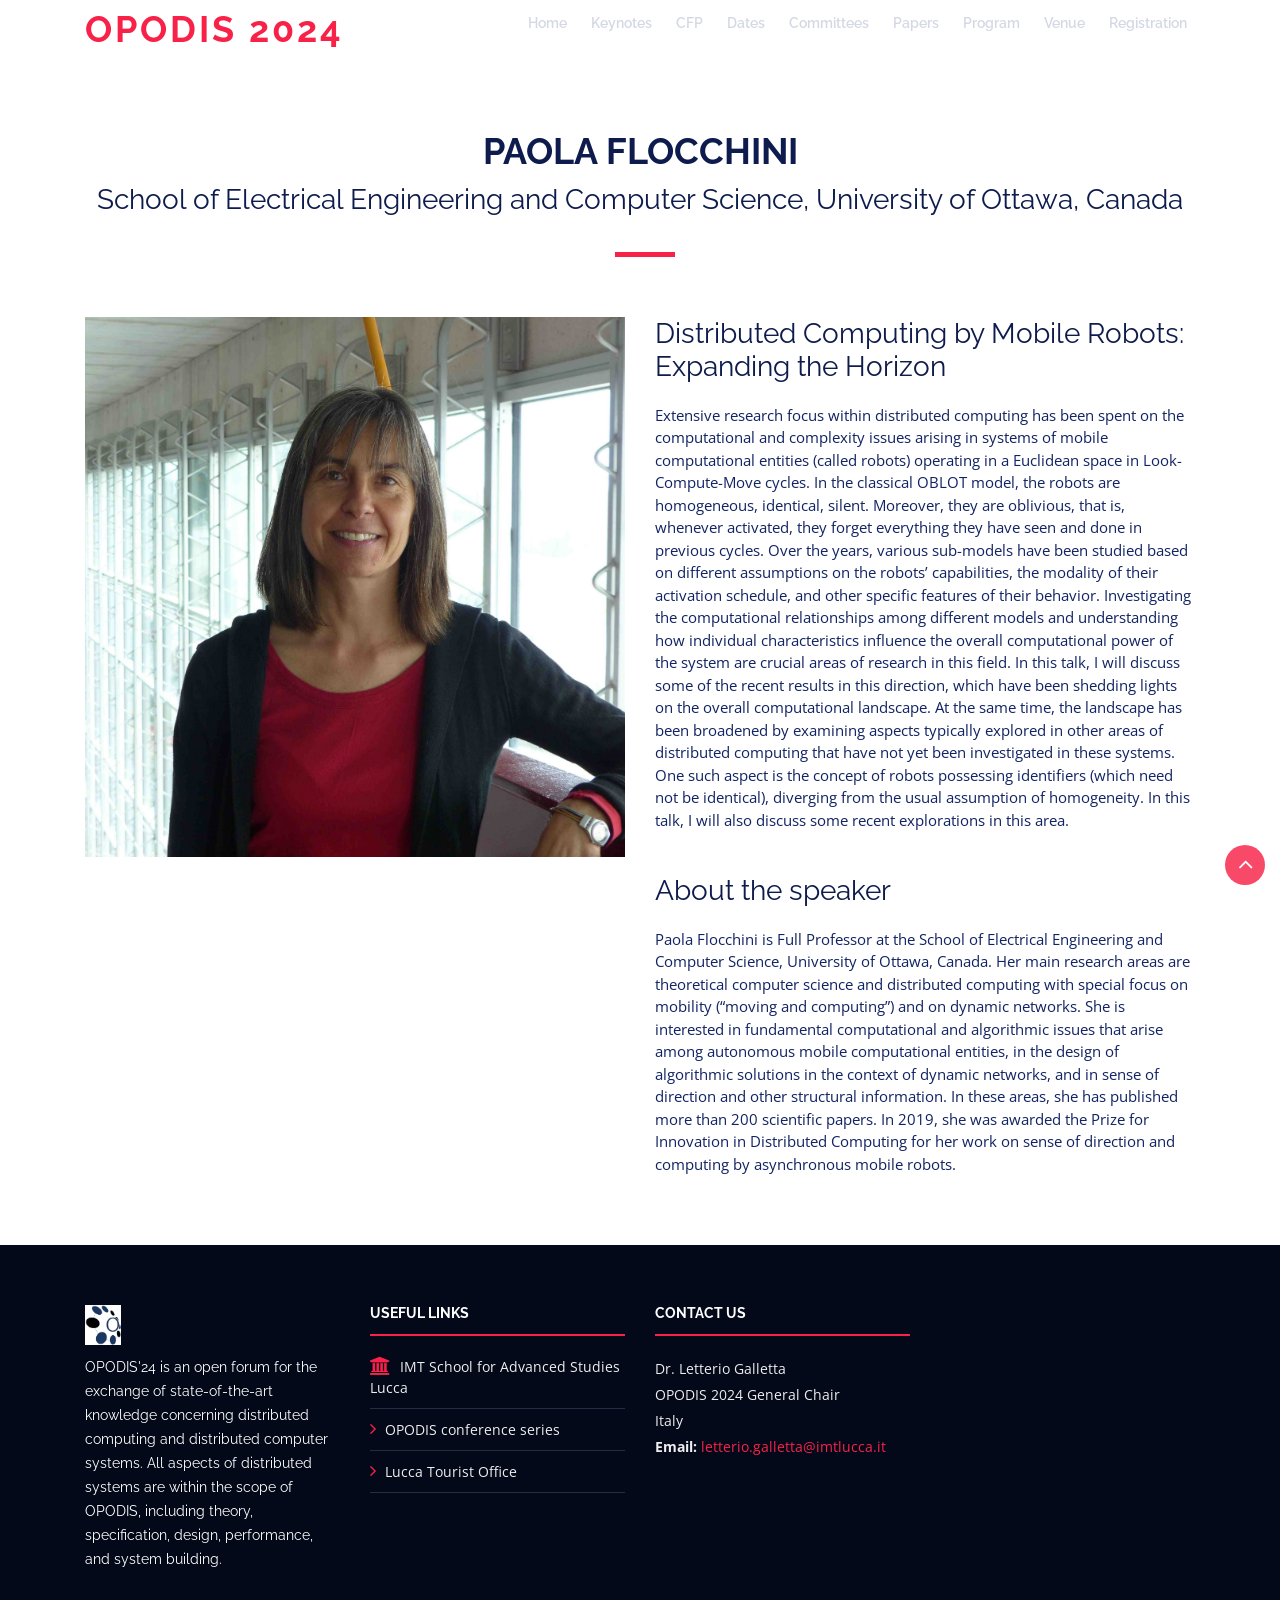
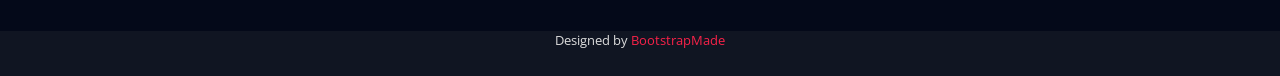
<file: flocchini.html>
<!DOCTYPE html>
<html lang="en">

<head>
  <meta charset="utf-8">
  <title>OPODIS 24 - The 28th International Conference on Principles of Distributed Systems</title>
  <meta content="width=device-width, initial-scale=1.0" name="viewport">
  <meta content="" name="keywords">
  <meta content="" name="description">

  <!-- Favicons -->
  <link href="img/favicon.png" rel="icon">
  <link href="img/apple-touch-icon.png" rel="apple-touch-icon">

  <!-- Google Fonts -->
  <link href="https://fonts.googleapis.com/css?family=Open+Sans:300,300i,400,400i,700,700i|Raleway:300,400,500,700,800" rel="stylesheet">

  <!-- Bootstrap CSS File -->
  <link href="lib/bootstrap/css/bootstrap.min.css" rel="stylesheet">

  <!-- Libraries CSS Files -->
  <link href="lib/font-awesome/css/font-awesome.min.css" rel="stylesheet">
  <link href="lib/animate/animate.min.css" rel="stylesheet">
  <link href="lib/venobox/venobox.css" rel="stylesheet">
  <link href="lib/owlcarousel/assets/owl.carousel.min.css" rel="stylesheet">

  <!-- Main Stylesheet File -->
  <link href="css/style.css" rel="stylesheet">

  <!-- =======================================================
    Theme Name: TheEvent
    Theme URL: https://bootstrapmade.com/theevent-conference-event-bootstrap-template/
    Author: BootstrapMade.com
    License: https://bootstrapmade.com/license/
  ======================================================= -->
</head>


  <!--==========================
    Header
  ============================-->
  <header id="header">
    <div class="container">

      <div id="logo" class="pull-left">
        <!-- Uncomment below if you prefer to use a text logo -->
        <h1><a href="index.html"><span>OPODIS 2024</span></a></h1>
        <!--a href="#intro" class="scrollto"><img src="img/logo-opodis.png" alt="" title=""></a-->
      </div>

      <nav id="nav-menu-container">
        <ul class="nav-menu">
          <li><a href="index.html#intro">Home</a></li>
           <!--li><a href="index.html#about">About</a></li-->
          <li><a href="index.html#speakers">Keynotes</a></li>
          <li><a href="cfp.html">CFP</a></li>
          <li><a href="cfp.html#dates">Dates</a></li>
          <li><a href="index.html#committees">Committees</a></li>
          <li><a href="accepted-papers.html">Papers</a></li>
          <li><a href="program.html">Program</a></li>
          <li><a href="index.html#venue">Venue</a></li>
          <!--<li><a href="index.html#travel">Travel</a></li>
           <li><a href="index.html#hotels">Hotels</a></li> -->
          <li><a href="index.html#subscribe">Registration</a></li>
          <!--<li><a href="index.html#supporters">Sponsors</a></li>
          <li><a href="index.html#contact">Contact</a></li-->
        </ul>
      </nav><!-- #nav-menu-container -->
    </div>
  </header><!-- #header -->

  <main id="main" class="main-page">

    <!--==========================
      Speaker Details Section
    ============================-->
    <section id="speakers-details" class="wow fadeIn">
      <div class="container">
        <div class="section-header">
          <h2>Paola Flocchini</h2> 
          <h3 class="subtitleBioUniversity">School of Electrical Engineering and Computer Science, University of Ottawa, Canada</h3>
          <!-- <p>18 December 2019, Room ALG, 9:20am</p> -->
        </div> <!--(date here, title to be announced) -->

        <div class="row">
          <div class="col-md-6">
            <img src="img/speakers/flocchini.jpg" alt="Paola Flocchini" class="img-fluid">
          </div>

          <div class="col-md-6">
            <div class="details">

              <h3>Distributed Computing by Mobile Robots:  Expanding the Horizon </h3>

              <p>
                Extensive research focus within distributed computing has been spent on the computational and complexity issues arising in systems of mobile computational entities (called robots) operating in a Euclidean space in Look-Compute-Move cycles.
In the classical OBLOT model, the robots are homogeneous, identical, silent. Moreover, they are oblivious, that is, whenever activated, they forget everything they have seen and done in previous cycles.
Over the years, various sub-models have been studied based on different assumptions on the robots’ capabilities, the modality of their activation schedule, and other specific features of their behavior.
Investigating the computational relationships among different models and understanding how individual characteristics influence the overall computational power of the system are crucial areas of research in this field. In this talk, I will discuss some of the recent results in this direction, which have been shedding lights on the overall computational landscape.
At the same time, the landscape has been broadened by examining aspects typically explored in other areas of distributed computing that have not yet been investigated in these systems. One such aspect is the concept of robots possessing identifiers (which need not be identical), diverging from the usual assumption of homogeneity. In this talk, I will also discuss some recent explorations in this area.
              </p>
              <p>&nbsp;</p>
              <h3>About the speaker</h3>


              <p>Paola Flocchini is Full Professor at the School of Electrical Engineering and Computer Science, University of Ottawa, Canada. Her main research areas are theoretical computer science and distributed computing with special focus on mobility (“moving and computing”) and on dynamic networks.  She is interested in fundamental computational and algorithmic issues that arise among autonomous mobile computational entities, in the  design of algorithmic solutions in the context of dynamic networks, and in sense of direction and other structural information. In these areas, she has published more than 200 scientific papers. In 2019, she was awarded the Prize for Innovation in Distributed Computing for her work on sense of direction and computing by asynchronous mobile robots.
                


              </p>

          
            </div>
          </div>
          
        </div>
      </div>

    </section>

  </main>


  <!--==========================
    Footer
  ============================-->
  <footer id="footer">
    <div class="footer-top">
      <div class="container">
        <div class="row">

          <div class="col-lg-3 col-md-6 footer-info">
            <img src="img/logo-opodis.png" alt="OPODIS'24">
            <p>OPODIS'24 is an open forum for the exchange of state-of-the-art knowledge concerning distributed computing and distributed computer systems. All aspects of distributed systems are within the scope of OPODIS, including theory, specification, design, performance, and system building.</p>
          </div>

          <!--div class="col-lg-3 col-md-6 footer-links">
            <h4>Useful Links</h4>
            <ul>
              <li><i class="fa fa-angle-right"></i> <a href="#">Home</a></li>
              <li><i class="fa fa-angle-right"></i> <a href="#">About us</a></li>
              <li><i class="fa fa-angle-right"></i> <a href="#">Services</a></li>
              <li><i class="fa fa-angle-right"></i> <a href="#">Terms of service</a></li>
              <li><i class="fa fa-angle-right"></i> <a href="#">Privacy policy</a></li>
            </ul>
          </div-->

          <div class="col-lg-3 col-md-6 footer-links">
            <h4>Useful Links</h4>
            <ul>
              <li><i class="fa fa-university"></i> <a href="https://www.imtlucca.it/en">IMT School for Advanced Studies Lucca</a></li>
              <li><i class="fa fa-angle-right"></i> <a href="https://www.opodis.net">OPODIS conference series</a></li>
              <li><i class="fa fa-angle-right"></i> <a href="https://www.turismo.lucca.it/en">Lucca Tourist Office</a></li>
              <!--li><i class="fa fa-angle-right"></i> <a href="#">Terms of service</a></li-->
              <!--li><i class="fa fa-angle-right"></i> <a href="#">Privacy policy</a></li-->
            </ul>
          </div>

          <div class="col-lg-3 col-md-6 footer-contact">
            <h4>Contact Us</h4>
            <p>
              Dr. Letterio Galletta<br>
              OPODIS 2024 General Chair<br>
              Italy<br>
              <strong>Email:</strong> <a href="mailto:letterio.galletta@imtlucca.it">letterio.galletta@imtlucca.it</a><br>
            </p>
            <!--
            <div class="social-links">
              <a href="#" class="twitter"><i class="fa fa-twitter"></i></a>
              <a href="#" class="facebook"><i class="fa fa-facebook"></i></a>
              <a href="#" class="instagram"><i class="fa fa-instagram"></i></a>
              <a href="#" class="google-plus"><i class="fa fa-google-plus"></i></a>
              <a href="#" class="linkedin"><i class="fa fa-linkedin"></i></a>
            </div>
            -->
          </div>

        </div>
      </div>
    </div>

    <div class="container">
      <!--div class="copyright">
        &copy; Copyright <strong>TheEvent</strong>. All Rights Reserved
      </div-->
      <div class="credits">
        <!--
          All the links in the footer should remain intact.
          You can delete the links only if you purchased the pro version.
          Licensing information: https://bootstrapmade.com/license/
          Purchase the pro version with working PHP/AJAX contact form: https://bootstrapmade.com/buy/?theme=TheEvent
        -->
        Designed by <a href="https://bootstrapmade.com/">BootstrapMade</a>
      </div>
    </div>
  </footer><!-- #footer -->

  <a href="#" class="back-to-top"><i class="fa fa-angle-up"></i></a>

  <!-- JavaScript Libraries -->
  <script src="lib/jquery/jquery.min.js"></script>
  <script src="lib/jquery/jquery-migrate.min.js"></script>
  <script src="lib/bootstrap/js/bootstrap.bundle.min.js"></script>
  <script src="lib/easing/easing.min.js"></script>
  <script src="lib/superfish/hoverIntent.js"></script>
  <script src="lib/superfish/superfish.min.js"></script>
  <script src="lib/wow/wow.min.js"></script>
  <script src="lib/venobox/venobox.min.js"></script>
  <script src="lib/owlcarousel/owl.carousel.min.js"></script>

  <!-- Contact Form JavaScript File -->
  <script src="contactform/contactform.js"></script>

  <!-- Template Main Javascript File -->
  <script src="js/main.js"></script>
</body>

</html>
</file>
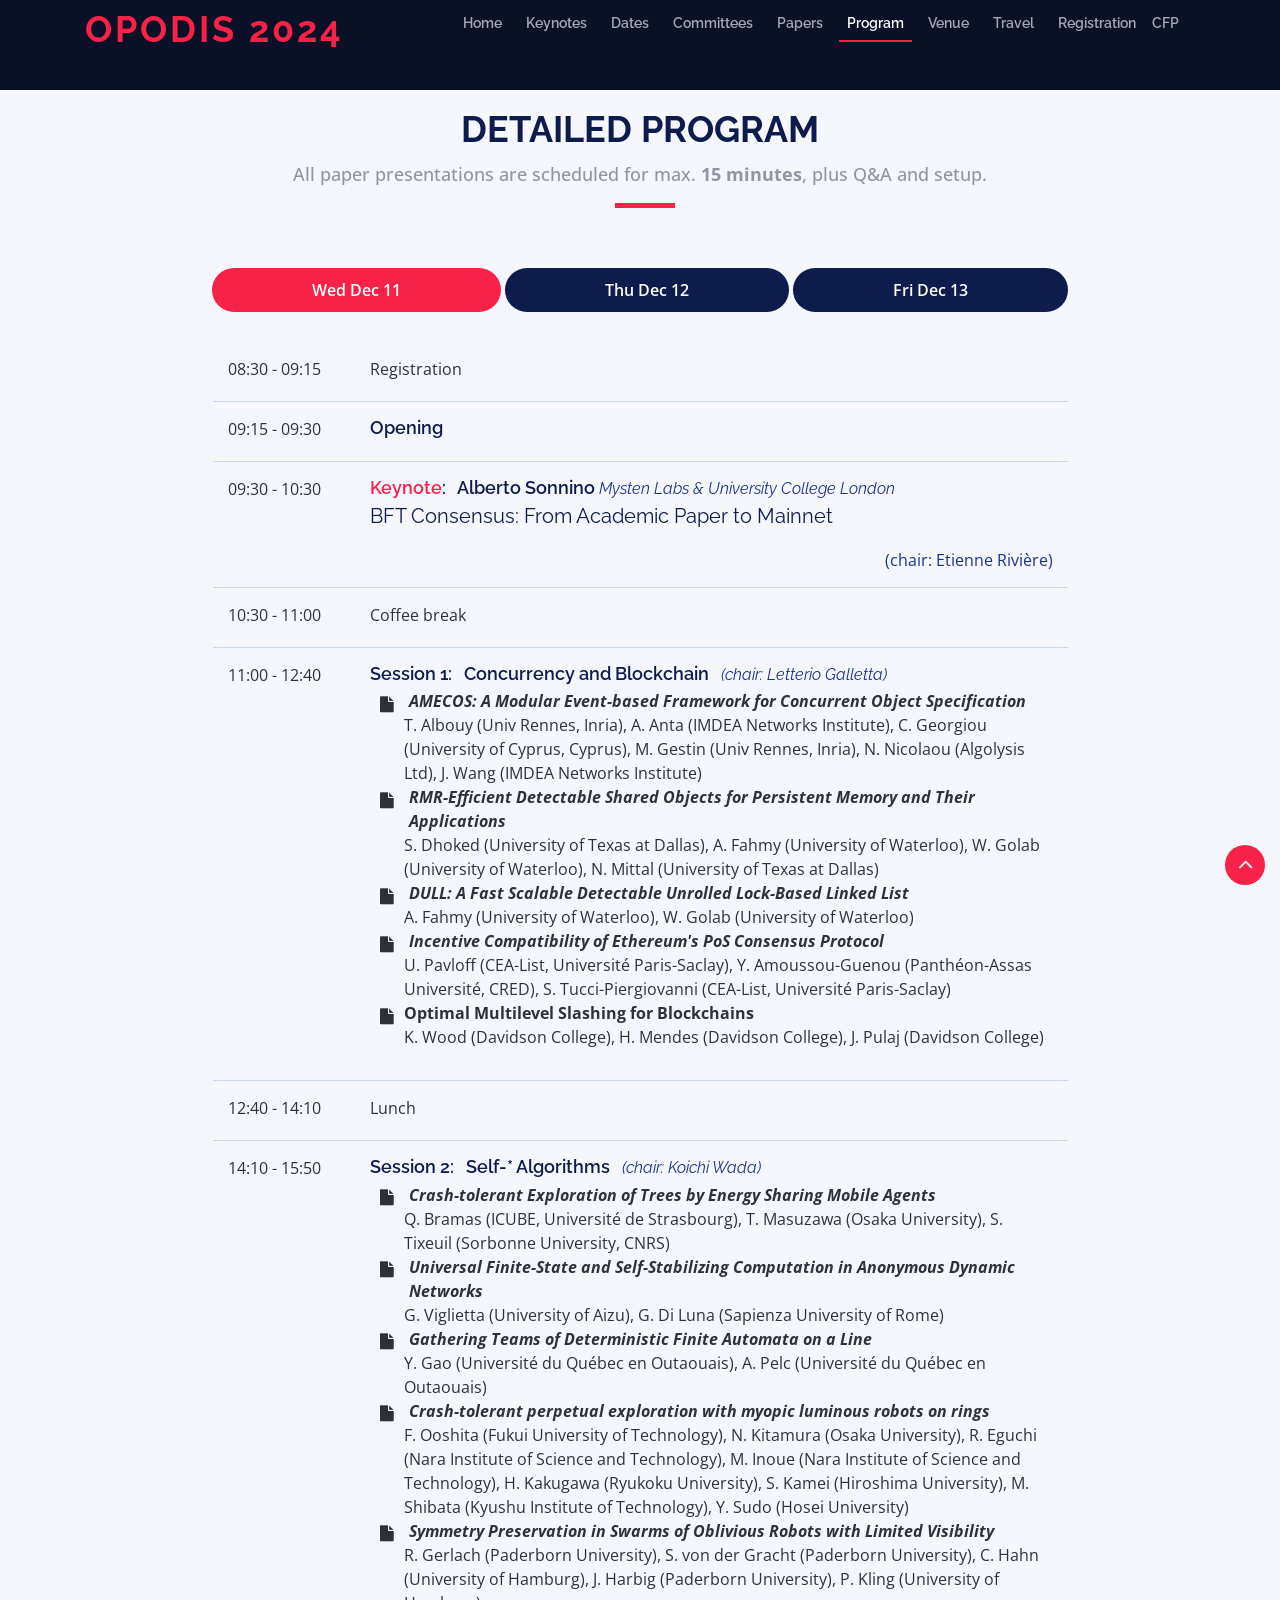
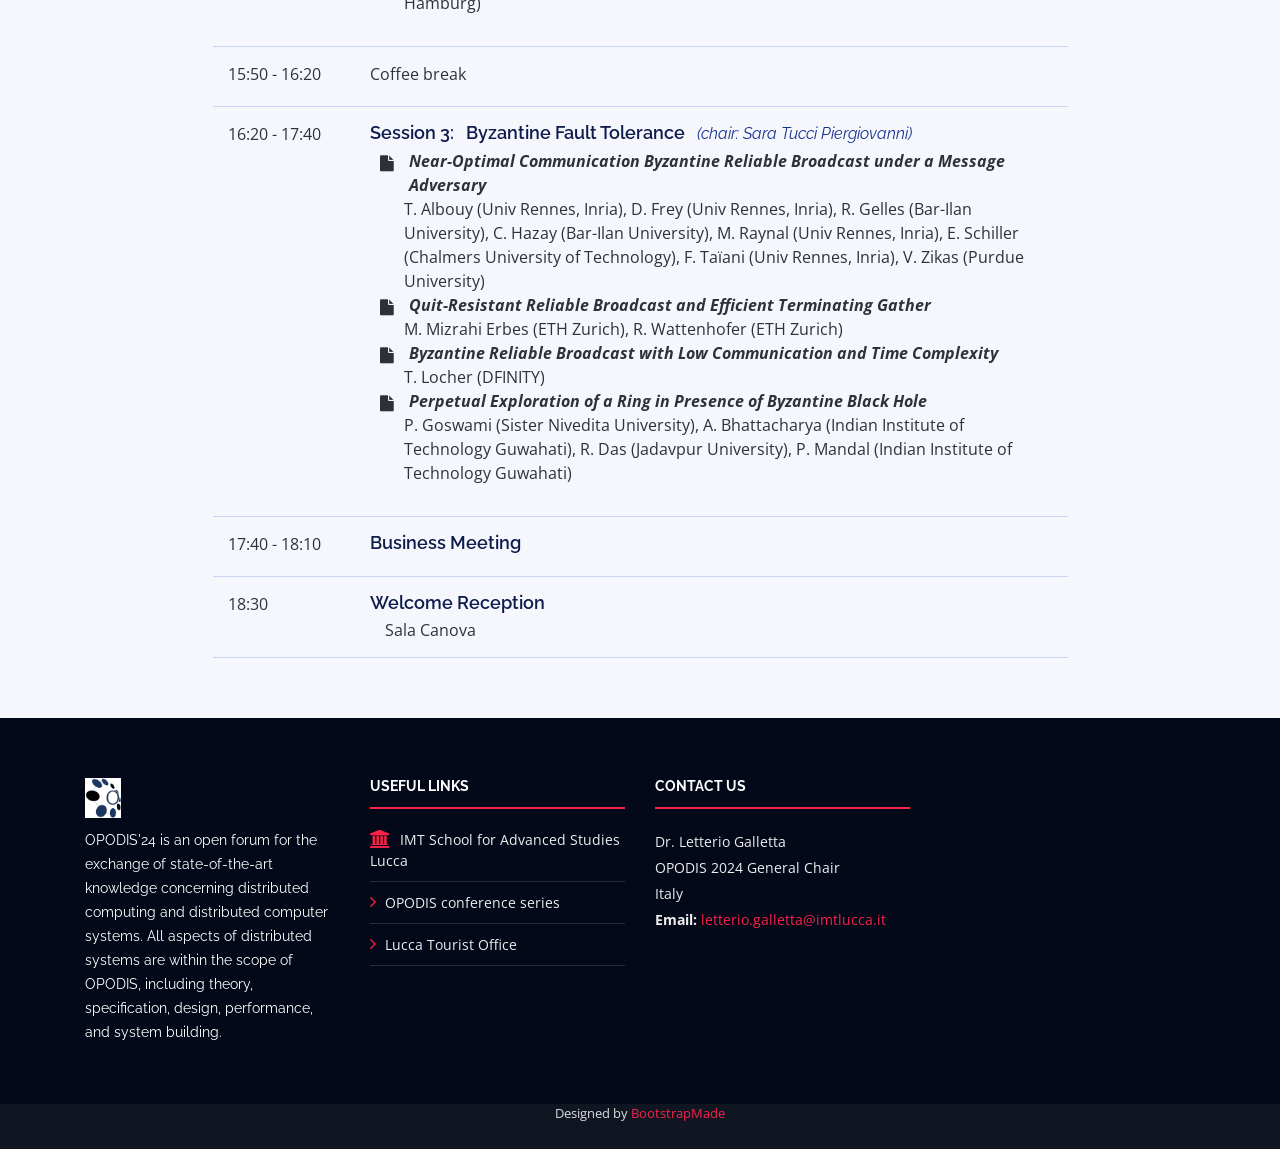
<file: program.html>
<!DOCTYPE html>
<html lang="en">

<head>
  <meta charset="utf-8">
  <title>OPODIS 24 - The 28th International Conference on Principles of Distributed Systems</title>
  <meta content="width=device-width, initial-scale=1.0" name="viewport">
  <meta content="" name="keywords">
  <meta content="" name="description">

  <!-- Favicons -->
  <link href="img/favicon.png" rel="icon">
  <link href="img/apple-touch-icon.png" rel="apple-touch-icon">

  <!-- Google Fonts -->
  <link href="https://fonts.googleapis.com/css?family=Open+Sans:300,300i,400,400i,700,700i|Raleway:300,400,500,700,800" rel="stylesheet">

  <!-- Bootstrap CSS File -->
  <link href="lib/bootstrap/css/bootstrap.min.css" rel="stylesheet">

  <!-- Libraries CSS Files -->
  <link href="lib/font-awesome/css/font-awesome.min.css" rel="stylesheet">
  <link href="lib/animate/animate.min.css" rel="stylesheet">
  <link href="lib/venobox/venobox.css" rel="stylesheet">
  <link href="lib/owlcarousel/assets/owl.carousel.min.css" rel="stylesheet">

  <!-- Main Stylesheet File -->
  <link href="css/style.css" rel="stylesheet">

  <!-- =======================================================
    Theme Name: TheEvent
    Theme URL: https://bootstrapmade.com/theevent-conference-event-bootstrap-template/
    Author: BootstrapMade.com
    License: https://bootstrapmade.com/license/
  ======================================================= -->
</head>

<body>


  <!--==========================
    Header
  ============================-->
  <header class="noTrasparentHeader" id="header">
    <div class="container">

      <div id="logo" class="pull-left">
        <!-- Uncomment below if you prefer to use a text logo -->
        <h1><a href="index.html"><span>OPODIS 2024</span></a></h1>
        <!--a href="#intro" class="scrollto"><img src="img/logo-opodis.png" alt="" title=""></a-->
      </div>

      <nav id="nav-menu-container">
        <ul class="nav-menu">
          <li><a href="index.html">Home</a></li>
           <!--li><a href="index.html#about">About</a></li-->
          <li><a href="index.html#speakers">Keynotes</a></li>
          <li></li><a href="cfp.html">CFP</a></li>
          <li><a href="cfp.html#dates">Dates</a></li>
          <li><a href="index.html#committees">Committees</a></li>
          <li><a href="accepted-papers.html">Papers</a></li>
          <li class="menu-active"><a href="program.html">Program</a></li>
          <!-- <li><a href="#schedule">Program</a></li>  -->
          <li><a href="index.html#venue">Venue</a></li>
          <li><a href="index.html#travel">Travel</a></li>
          <!-- <li><a href="#hotels">Hotels</a></li> -->
          <li><a href="index.html#subscribe">Registration</a></li>
          <!--<li><a href="#supporters">Sponsors</a></li>-->
          <!--li><a href="#contact">Contact</a></li-->
          <!--li class="#registration"><a href="#registration">Registration</a></li-->
        </ul>
      </nav><!-- #nav-menu-container -->
    </div>
  </header><!-- #header -->
  <br/>
  <br/>





<!--
  <section id="schedule" class="section-with-bg">
    <div class="container wow fadeInUp" style="visibility: visible; animation-name: fadeInUp;">
      <div class="section-header">
        <h2>Program Outline</h2>
        <p><a href="#detailed-program">jump to detailed program</a></p>
        <table class="table table-bordered table-sm table-hover">
            <style>
              table {
                table-layout: fixed;
              }
              table th.timeCol {
                width: 60px;
                text-align: right;
              }
            </style>
            <caption>Event Schedule:</caption>
            <thead class="thead-dark">
                <tr>
                  <th>Time</th>
                  <th>Dec 11</th>
                  <th>Dec 12</th>
                  <th>Dec 13</th>
                </tr>
              </thead>
              <tbody>
                <tr>
                  <td>8:30</td>
                  <td>Registration</td>
                  <td>Registration</td>
                  <td>Registration</td>
                </tr>
                <tr>
                  <td>9:15</td>
                  <td>Opening (0:15)</td>
                  <td>Keynote 2 (Alysson) (1:00)</td>
                  <td>Keynote 3 (Paola) (1:00)</td>
                </tr>
                <tr>
                  <td>9:30</td>
                  <td>Keynote 1 (Aberto) (1:00)</td>
                  <td></td>
                  <td></td>
                </tr>
                <tr>
                  <td>10:30</td>
                  <td>Coffee Break (0:30)</td>
                  <td>Coffee Break (0:30)</td>
                  <td>Coffee Break (0:30)</td>
                </tr>
                <tr>
                  <td>11:00</td>
                  <td>Session 1 (1:40, 5 papers)</td>
                  <td>Session 4 (1:20, 4 papers)</td>
                  <td>Session 7 (1:40, 5 papers)</td>
                </tr>
                <tr>
                  <td>12:40</td>
                  <td>Lunch (1:30)</td>
                  <td>Tribute Mathieu (0:30)</td>
                  <td>Lunch (1:30)</td>
                </tr>
                <tr>
                  <td>14:10</td>
                  <td>Session 2 (1:40, 5 papers)</td>
                  <td>Session 5 (1:20, 4 papers)</td>
                  <td>Session 8 (1:20, 4 papers)</td>
                </tr>
                <tr>
                  <td>15:50</td>
                  <td>Coffee Break (0:30)</td>
                  <td>Coffee Break (0:30)</td>
                  <td></td>
                </tr>
                <tr>
                  <td>16:20</td>
                  <td>Session 3 (1:20, 4 papers)</td>
                  <td>Session 6 (1:20, 4 papers)</td>
                  <td></td>
                </tr>
                <tr>
                  <td>17:40</td>
                  <td>Business Meeting (0:30)</td>
                  <td></td>
                  <td></td>
                </tr>
                <tr>
                  <td>18:30</td>
                  <td>Welcome Reception</td>
                  <td>Social Event (4:00)</td>
                  <td></td>
                </tr>
                <tr>
                  <td>22:00</td>
                  <td></td>
                  <td></td>
                  <td></td>
                </tr>
                <tr>
                  <td>15:00</td>
                  <td></td>
                  <td></td>
                  <td>Closing (0:15)</td>
                </tr>
              </tbody>
            </table>
            

      </div>
    </div>
  </section>
-->




  <section id="schedule" class="section-with-bg">
    <div class="container wow fadeInUp" style="visibility: visible; animation-name: fadeInUp;">
        <a name="detailed-program" class="name_adjust"></a>
        <div class="section-header">
            <h2>Detailed Program</h2>
          <!--  <p>We had an excellent OPODIS 2024 with many interesting talks and research discussions. The program is left here for nostalgia and bureaucratic reference...</p>-->
            <p>All paper presentations are scheduled for max. <strong>15 minutes</strong>, plus Q&amp;A and setup.</p>
        </div>
        <!--
        <div class="tab-content row justify-content-center">
        <p><strong>Welcome Reception (Wen Dec. 11)</strong>: 18:30 <em>(???)</em>, location: <a href="#">???</a>, ??? (<a href="#" target="_blank">map</a>)</p>
        </div>
        -->

        <ul class="nav nav-tabs" role="tablist">
            <li class="nav-item">
              <a class="nav-link active" href="#day-1" role="tab" data-toggle="tab">Wed Dec 11</a>
            </li>
            <li class="nav-item">
              <a class="nav-link" href="#day-2" role="tab" data-toggle="tab">Thu Dec 12</a>
            </li>
            <li class="nav-item">
              <a class="nav-link" href="#day-3" role="tab" data-toggle="tab">Fri Dec 13</a>
            </li>
        </ul>
    
        <div class="tab-content row justify-content-center">
    
            <!-- DAY 1 -->
    
            <div role="tabpanel" class="col-lg-9 tab-pane fade show active" id="day-1">
    
                <div class="row schedule-item">
                    <div class="col-md-2"><time>08:30 - 09:15</time></div>
                    <div class="col-md-10">
                    Registration
                    </div>
                </div>
                <div class="row schedule-item">
                    <div class="col-md-2"><time>09:15 - 09:30</time></div>
                    <div class="col-md-10">
                    <h4>Opening</h4>
                    </div>
                </div>
    
                <div class="row schedule-item">
                    <div class="col-md-2"><time>09:30 - 10:30</time></div>
                    <div class="col-md-10">
                        <a name="keynote1" class="name_adjust"></a>
                    <h4><a href="sonnino.html">Keynote</a>: &nbsp; Alberto Sonnino <span>Mysten Labs &amp; University College London</span></h4> 
                    <h5>BFT Consensus: From Academic Paper to Mainnet</h5>
                    <div class="chair" style="text-align: right;color:#19328e">(chair: Etienne Rivière) </div>
                    </div>
                </div>
    
                <div class="row schedule-item">
                    <div class="col-md-2"><time>10:30 - 11:00</time></div>
                    <div class="col-md-10">
                        Coffee break
                    </div>
                </div>
    
                <div class="row schedule-item">
                    <div class="col-md-2"><time> 11:00 - 12:40</time></div>
                    <div class="col-md-10">
                        <a name="session1" class="name_adjust"></a>
                        <h4>Session 1: &nbsp; Concurrency and Blockchain <span class="chair">&nbsp; (chair: Letterio Galletta)</span></h4> 
                        
                        <ul class="fa-ul">
                        <li><span class="fa-li"><i class="fa fa-file"></i></span>
                            <!--<div class="paper-number">26</div>-->
                            <div class="title"><strong>AMECOS: A Modular Event-based Framework for Concurrent Object Specification</strong></div>
                            T. Albouy (Univ Rennes, Inria), A. Anta (IMDEA Networks Institute), C. Georgiou (University of Cyprus, Cyprus), M. Gestin (Univ Rennes, Inria), N. Nicolaou (Algolysis Ltd), J. Wang (IMDEA Networks Institute)
                        </li>
                        <li><span class="fa-li"><i class="fa fa-file"></i></span>
                            <!-- <div class="paper-number">90</div> -->
                            <div class="title"><strong>RMR-Efficient Detectable Shared Objects for Persistent Memory and Their Applications</strong></div>
                            S. Dhoked (University of Texas at Dallas), A. Fahmy (University of Waterloo), W. Golab (University of Waterloo), N. Mittal (University of Texas at Dallas)
                        </li>
                        <li><span class="fa-li"><i class="fa fa-file"></i></span>
                            <!-- <div class="paper-number">100</div>-->
                            <div class="title"><strong>DULL: A Fast Scalable Detectable Unrolled Lock-Based Linked List</strong></div>
                            A. Fahmy (University of Waterloo), W. Golab (University of Waterloo)
                        </li>
                        <li><span class="fa-li"><i class="fa fa-file"></i></span>
                            <!-- <div class="paper-number">101</div> -->
                            <div class="title"><strong>Incentive Compatibility of Ethereum's PoS Consensus Protocol</strong></div>
                            U. Pavloff (CEA-List, Université Paris-Saclay), Y. Amoussou-Guenou (Panthéon-Assas Université, CRED), S. Tucci-Piergiovanni (CEA-List, Université Paris-Saclay)
                        </li>
                        <li><span class="fa-li"><i class="fa fa-file"></i></span>
                            <!-- <div class="paper-number">103</div> -->
                            <div class "title"><strong>Optimal Multilevel Slashing for Blockchains</strong></div>
                            K. Wood (Davidson College), H. Mendes (Davidson College), J. Pulaj (Davidson College)
                        </li>
                        </ul>
                    </div>
                </div>
    
                <div class="row schedule-item">
                    <div class="col-md-2"><time>12:40 - 14:10</time></div>
                    <div class="col-md-10">
                        Lunch
                    </div>
                </div>
    
    
                <div class="row schedule-item">
                    <div class="col-md-2"><time> 14:10 - 15:50 </time></div>
                    <div class="col-md-10">
                        <a name="session2" class="name_adjust"></a>
                        <h4>Session 2: &nbsp; Self-* Algorithms &nbsp; <span class="chair">(chair: Koichi Wada)</span></h4>
                        <ul class="fa-ul">
                        <li><span class="fa-li"><i class="fa fa-file"></i></span>
                            <!-- <div class="paper-number">94</div> -->
                            <div class="title"><strong>Crash-tolerant Exploration of Trees by Energy Sharing Mobile Agents</strong></div>
                            Q. Bramas (ICUBE, Université de Strasbourg), T. Masuzawa (Osaka University), S. Tixeuil (Sorbonne University, CNRS)
                        </li>
                        <li><span class="fa-li"><i class="fa fa-file"></i></span>
                            <!-- <div class="paper-number">4</div> -->
                            <div class="title"><strong>Universal Finite-State and Self-Stabilizing Computation in Anonymous Dynamic Networks</strong></div>
                            G. Viglietta (University of Aizu), G. Di Luna (Sapienza University of Rome)
                        </li>
                        <li><span class="fa-li"><i class="fa fa-file"></i></span>
                            <!-- <div class="paper-number">48</div> -->
                            <div class="title"><strong>Gathering Teams of Deterministic Finite Automata on a Line</strong></div>
                            Y. Gao (Université du Québec en Outaouais), A. Pelc (Université du Québec en Outaouais)
                        </li>
                        <li><span class="fa-li"><i class="fa fa-file"></i></span>
                            <!-- <div class="paper-number">56</div> -->
                            <div class="title"><strong>Crash-tolerant perpetual exploration with myopic luminous robots on rings</strong></div>
                            F. Ooshita (Fukui University of Technology), N. Kitamura (Osaka University), R. Eguchi (Nara Institute of Science and Technology), M. Inoue (Nara Institute of Science and Technology), H. Kakugawa (Ryukoku University), S. Kamei (Hiroshima University), M. Shibata (Kyushu Institute of Technology), Y. Sudo (Hosei University)
                          </li>
                        <li><span class="fa-li"><i class="fa fa-file"></i></span>
                            <!-- <div class="paper-number">60</div> -->
                            <div class="title"><strong>Symmetry Preservation in Swarms of Oblivious Robots with Limited Visibility</strong></div>
                            R. Gerlach (Paderborn University), S. von der Gracht (Paderborn University), C. Hahn (University of Hamburg), J. Harbig (Paderborn University), P. Kling (University of Hamburg)
                        </li>
                        </ul>
                    </div>
                </div>
    
                <div class="row schedule-item">
                    <div class="col-md-2"><time>15:50 - 16:20</time></div>
                    <div class="col-md-10">
                        Coffee break
                    </div>
                </div>
                
    
                <div class="row schedule-item">
                    <div class="col-md-2"><time> 16:20 - 17:40 </time></div>
                    <div class="col-md-10">
                        <a name="session3" class="name_adjust"></a>
                        <h4>Session 3: &nbsp; Byzantine Fault Tolerance &nbsp; <span class="chair">(chair: Sara Tucci Piergiovanni)</span></h4> 
                        <ul class="fa-ul">
                        <li><span class="fa-li"><i class="fa fa-file"></i></span>
                            <!-- <div class="paper-number">18</div> -->
                            <div class="title"><strong>Near-Optimal Communication Byzantine Reliable Broadcast under a Message Adversary</strong></div>
                            T. Albouy (Univ Rennes, Inria), D. Frey (Univ Rennes, Inria), R. Gelles (Bar-Ilan University), C. Hazay (Bar-Ilan University), M. Raynal (Univ Rennes, Inria), E. Schiller (Chalmers University of Technology), F. Taïani (Univ Rennes, Inria), V. Zikas (Purdue University)
                        </li>
                        <li><span class="fa-li"><i class="fa fa-file"></i></span>
                            <!-- <div class="paper-number">31</div> -->
                            <div class="title"><strong>Quit-Resistant Reliable Broadcast and Efficient Terminating Gather</strong></div>
                            M. Mizrahi Erbes (ETH Zurich), R. Wattenhofer (ETH Zurich)
                        </li>
                        <li><span class="fa-li"><i class="fa fa-file"></i></span>
                            <!-- <div class="paper-number">42</div> -->
                            <div class="title"><strong>Byzantine Reliable Broadcast with Low Communication and Time Complexity</strong></div>
                            T. Locher (DFINITY)
                        </li>
                        <li><span class="fa-li"><i class="fa fa-file"></i></span>
                            <!-- <div class="paper-number">40</div> -->
                            <div class="title"><strong>Perpetual Exploration of a Ring in Presence of Byzantine Black Hole</strong></div>
                            P. Goswami (Sister Nivedita University), A. Bhattacharya (Indian Institute of Technology Guwahati), R. Das (Jadavpur University), P. Mandal (Indian Institute of Technology Guwahati)
                        </li>
                        </ul>
                    </div>
                </div>
                
    
                <div class="row schedule-item">
                    <div class="col-md-2"><time>17:40 - 18:10</time></div>
                    <div class="col-md-10">
                        <a name="business_meeting" class="name_adjust"></a>
                    <h4>Business Meeting</h4>
                    </div>
                </div>
    

                <div class="row schedule-item">
                    <div class="col-md-2"><time>18:30</time></div>
                    <div class="col-md-10">
                    <h4>Welcome Reception</h4>
                    <div class="col-md-10">
                      Sala Canova
                    </div> 
                    </div>
                </div>
    
            </div>
    
    
            <!-- DAY 2 -->
    

            <div role="tabpanel" class="col-lg-9 tab-pane fade" id="day-2">
    
                <a name="dday-2"></a>
                <div class="row schedule-item">
                    <div class="col-md-2"><time>08:30 - 09:00</time></div>
                    <div class="col-md-10">
                    Registration
                    </div>
                </div>
            
                <div class="row schedule-item">
                  <div class="col-md-2"><time>09:00 - 10:00</time></div>
                  <div class="col-md-10">
                      <a name="keynote2" class="name_adjust"></a>
                  <h4><a href="bessani.html">Keynote</a>: &nbsp; Alysson Bessani <span>Universidade de Lisboa</span> </h4> <!-- <div class="chair">(chair: Xavier Défago)</div> -->
                  <h5>The Power of Simplicity on Dependable Distributed Systems</h5>
                  <div class="chair" style="text-align: right;color:#19328e">(chair: Xavier Défago)</div>
                  </div>
              </div>
            
                <div class="row schedule-item">
                    <div class="col-md-2"><time>10:00 - 10:30</time></div>
                    <div class="col-md-10">
                        Coffee break
                    </div>
                </div>
            
                <div class="row schedule-item">
                    <div class="col-md-2"><time>10:30 - 11:50</time></div>
                    <div class="col-md-10">
                        <a name="session4" class="name_adjust"></a>
                        <h4>Session 4: &nbsp; Consensus <span class="chair">(chair: Pascal Felber)</span></h4>
                        <ul class="fa-ul">
                            <li><span class="fa-li"><i class="fa fa-file"></i></span>
                                <!-- <div class="paper-number">13</div>-->
                                <div class="title"><strong>Stabilizing Consensus is impossible in Lossy Iterated Immediate Snapshot Models</strong></div>
                                S. Felber (Vienna University of Technology), H. Galeana (TU Berlin)
                                </li>
                            <li><span class="fa-li"><i class="fa fa-file"></i></span>
                                <!-- <div class="paper-number">39</div> -->
                                <div class="title"><strong>A General Class of Reductions and Extension-Based Proofs</strong></div>
                                Y. Shi (Tsinghua University), W. Liu (Tsinghua University)
                                </li>
                            <li><span class="fa-li"><i class="fa fa-file"></i></span>
                                <div class="title"><strong>How robust are synchronous consensus protocols?</strong></div>
                                N. Milosevic (USI Lugano), D. Cason (USI Lugano), Z. Milosevic (Informal Systems), F. Pedone (USI Lugano)
                                </li>
                            <li><span class="fa-li"><i class="fa fa-file"></i></span>
                                <div class="title"><strong>No Symmetric Broadcast Abstraction Characterizes k-Set-Agreement in Message-Passing Systems</strong></div>
                                S. Gay (École Normale Supérieure), A. Mostéfaoui (LS2N, Nantes Université), M. Perrin (LS2N, Nantes Université)
                                </li>
                        </ul>
                    </div>
                </div>
            
                <div class="row schedule-item">
                    <div class="col-md-2"><time>11:50 - 12:20</time></div>
                    <div class="col-md-10">
                        Tribute to Mathieu Roy
                    </div>
                </div>
            
                <div class="row schedule-item">
                    <div class="col-md-2"><time>12:20 - 13:50</time></div>
                    <div class="col-md-10">
                        Lunch
                    </div>
                </div>
            
                <div class="row schedule-item">
                    <div class="col-md-2"><time>13:50 - 15:10</time></div>
                    <div class="col-md-10">
                        <a name="session5" class="name_adjust"></a>
                        <h4>Session 5: &nbsp; Dependability and Security <span class="chair">(chair: Valerio Schiavoni)</span></h4>
                        <ul class="fa-ul">
                            <li><span class="fa-li"><i class="fa fa-file"></i></span>
                                <div class="title"><strong>FaaSLoad: Fine-grained Performance and Resource Measurement for Function-as-a-Service</strong></div>
                                M. Bacou (Samovar, Télécom SudParis) 
                              </li>
                            <li><span class="fa-li"><i class="fa fa-file"></i></span>
                                <div class="title"><strong>Distributed Recoverable Sketches</strong></div>
                                D. Cohen (Technion), R. Friedman (Technion), R. Shahout (Harvard University)
                                </li>
                            <li><span class="fa-li"><i class="fa fa-file"></i></span>
                                <div class="title"><strong>Hash & Adjust: Competitive Demand-Aware Consistent Hashing</strong></div>
                                A. Pourdamghani (TU Berlin), C. Avin (Ben Gurion University of the Negev), R. Sama (University of Vienna), M. Shiran (TU Berlin), S. Schmid (TU Berlin)  
                              </li>
                            <li><span class="fa-li"><i class="fa fa-file"></i></span>
                                <div class="title"><strong>Reliable Communication in Hybrid Authentication and Trust Models</strong></div>
                                R. Chotkan (Delft University of Technology), B. Cox (Delft University of Technology), V. Rahli (University of Birmingham), J. Decouchant (Delft University of Technology)
                                </li>
                        </ul>
                    </div>
                </div>
            
                <div class="row schedule-item">
                    <div class="col-md-2"><time>15:10 - 15:40</time></div>
                    <div class="col-md-10">
                        Coffee break
                    </div>
                </div>
            
                <div class="row schedule-item">
                    <div class="col-md-2"><time>15:40 - 17:00</time></div>
                    <div class="col-md-10">
                        <a name="session6" class="name_adjust"></a>
                        <h4>Session 6: &nbsp; Models and Computability <span class="chair">(chair: Sébastien Tixeuil)</span></h4>
                        <ul class="fa-ul">
                            <li><span class="fa-li"><i class="fa fa-file"></i></span>
                                <div class="title"><strong>The Singular Optimality of Distributed Computation in LOCAL.</strong></div>
                                F. Dufoulon (Lancaster University), G. Pandurangan (University of Houston), P. Robinson (Augusta University), M. Scquizzato (University of Padova)
                                </li>
                            <li><span class="fa-li"><i class="fa fa-file"></i></span>
                                <div class="title"><strong>Local problems in trees across a wide range of distributed models.</strong></div>
                                A. Dhar (Aalto University and Indian Institute of Technology Kharagpur), E. Kujawa (Aalto University and University of Illinois Urbana-Champaign), H. Lievonen (Aalto University), A. Modanese (Aalto University), M. Muftuoglu (Aalto University), J. Studený (Aalto University), J. Suomela (Aalto University)
                                </li>
                            <li><span class="fa-li"><i class="fa fa-file"></i></span>
                                <div class="title"><strong>How local constraints influence network diameter and applications to LCL generalizations.</strong></div>
                                N. Bousquet (CNRS and University of Lyon), L. Feuilloley (CNRS and University of Lyon), T. Pierron (University of Lyon)
                                </li>
                            <li><span class="fa-li"><i class="fa fa-file"></i></span>
                                <div class="title"><strong>On Reliability of the Extrema Propagation Technique in Random Environment.</strong></div>
                                J. Cichoń (Wrocław University of Science and Technology), D. Dworzański (Wrocław University of Science and Technology)
                                </li>
                        </ul>
                    </div>
                </div>
            
                <div class="row schedule-item">
                    <div class="col-md-2"><time>18:00</time></div>
                    <div class="col-md-10">
                        <h4>Social event &amp; banquet</h4>
                        <div class="col-md-10">
                          The appointment for the tour and the visit is in <a href="https://maps.app.goo.gl/k2wFeona8ZV17eSg6">San Francesco Square</a>.<br/>
                          The banquet will be at <a href="https://maps.app.goo.gl/ZmVaKGERE2D6Z9EbA">San Colombano Restaurant</a>.
                        </div>
                    </div>
                </div>
            
            </div>
            
    
            <!-- DAY 3 -->
    
            <div role="tabpanel" class="col-lg-9 tab-pane fade" id="day-3">
                <div class="row schedule-item">
                    <div class="col-md-2"><time>08:30 - 09:00</time></div>
                    <div class="col-md-10">
                        Registration
                    </div>
                </div>
            
                <div class="row schedule-item">
                    <div class="col-md-2"><time>09:00 - 10:00</time></div>
                    <div class="col-md-10">
                        <a name="keynote3" class="name_adjust"></a>
                        <h4><a href="flocchini.html">Keynote</a>: &nbsp; Paola Flocchini <span>University of Ottawa</span></h4>
                        <h5>Distributed Computing by Mobile Robots: Expanding the Horizon</h5>
                        <div class="chair" style="text-align: right;color:#19328e">(chair: Silvia Bonomi)</div>
                      </div>
                </div>
            
                <div class="row schedule-item">
                    <div class="col-md-2"><time>10:00 - 10:30</time></div>
                    <div class="col-md-10">
                        Coffee break
                    </div>
                </div>
            
                <div class="row schedule-item">
                    <div class="col-md-2"><time>10:30 - 12:10</time></div>
                    <div class="col-md-10">
                        <a name="session7" class="name_adjust"></a>
                        <h4>Session 7: &nbsp; Distributed Algorithms <span class="chair">(chair: Giuseppe Antonio Di Luna)</span></h4>
                        <ul class="fa-ul">
                            <li><span class="fa-li"><i class="fa fa-file"></i></span>
                                <div class="title"><strong>Fast, Fair and Truthful Distributed Stable Matching for Common Preferences</strong></div>
                                J. Hirvonen (Aalto University and Helsinki Institute for Information Technology), S. Ranjbaran (Aalto University)
                            </li>
                            <li><span class="fa-li"><i class="fa fa-file"></i></span>
                                <div class="title"><strong>Dynamic Probabilistic Reliable Broadcast</strong></div>
                                J. Bezerra (Institut Polytechnique de Paris), V. Anikina (ITMO University), P. Kuznetsov (Institut Polytechnique de Paris), L. Schiff (Akamai), S. Schmid (Technische Universität Berlin)
                            </li>
                            <li><span class="fa-li"><i class="fa fa-file"></i></span>
                                <div class="title"><strong>Distributed Agreement in the Arrovian Framework</strong></div>
                                K. Wood (Davidson College), H. Mendes (Davidson College), J. Pulaj (Davidson College)
                            </li>
                            <li><span class="fa-li"><i class="fa fa-file"></i></span>
                                <div class="title"><strong>Self-Stabilizing Fully Adaptive Maximal Matching</strong></div>
                                S. Bitton (Technion), Y. Emek (Technion), T. Izumi (Osaka Unversity), S. Kutten (Technion)
                            </li>
                            <li><span class="fa-li"><i class="fa fa-file"></i></span>
                                <div class="title"><strong>Quantum Simultaneous Protocols without Public Coins using Modified Equality Queries</strong></div>
                                F. Le Gall (Nagoya University), O. Nadler (Tel-Aviv University), H. Nishimura (Nagoya University), R. Oshman (Tel-Aviv University)
                            </li>
                        </ul>
                    </div>
                </div>
            
                <div class="row schedule-item">
                    <div class="col-md-2"><time>12:10 - 13:40</time></div>
                    <div class="col-md-10">
                        Lunch
                    </div>
                </div>
            
                <div class="row schedule-item">
                    <div class="col-md-2"><time>13:40 - 15:00</time></div>
                    <div class="col-md-10">
                        <a name="session8" class="name_adjust"></a>
                        <h4>Session 8: &nbsp; Graphs and Networks <span class="chair">(chair: Fukuhito Ooshita)</span></h4>
                        <ul class="fa-ul">
                            <li><span class="fa-li"><i class="fa fa-file"></i></span>
                                <div class="title"><strong>Near-Optimal Resilient Labeling Schemes</strong></div>
                                E. Huberman (Technion), K. Censor-Hillel (Technion)
                            </li>
                            <li><span class="fa-li"><i class="fa fa-file"></i></span>
                                <div class="title"><strong>Distributed Branching Random Walks and Their Applications</strong></div>
                                V. Aradhya (National University of Singapore), S. Gilbert (National University of Singapore), T. Götte (University of Hamburg)
                            </li>
                            <li><span class="fa-li"><i class="fa fa-file"></i></span>
                                <div class="title"><strong>Almost Time-Optimal Loosely-Stabilizing Leader Election on Arbitrary Graphs Without Identifiers in Population Protocols</strong></div>
                                H. Kanaya (Nara Institute of Science and Technology), R. Eguchi (Nara Institute of Science and Technology), T. Sasada (Nara Institute of Science and Technology), M. Inoue (Nara Institute of Science and Technology)
                              </li>
                            <li><span class="fa-li"><i class="fa fa-file"></i></span>
                                <div class="title"><strong>Efficient Algorithms for Demand-Aware Networks and a Connection to Virtual Network Embedding</strong></div>
                                A. Figiel (TU Berlin), J. Korhonen (None), N. Olver (London School of Economics and Political Science), S. Schmid (TU Berlin)
                            </li>
                        </ul>
                    </div>
                </div>
            
                <div class="row schedule-item">
                    <div class="col-md-2"><time>15:00 - 15:10</time></div>
                    <div class="col-md-10">
                        <h4>Closing</h4>
                    </div>
                </div>
            
            </div>
            
    
        </div>
    </div>
    
    </section>


  </main>


  <!--==========================
    Footer
  ============================-->
  <footer id="footer">
    <div class="footer-top">
      <div class="container">
        <div class="row">

          <div class="col-lg-3 col-md-6 footer-info">
            <img src="img/logo-opodis.png" alt="OPODIS'24">
            <p>OPODIS'24 is an open forum for the exchange of state-of-the-art knowledge concerning distributed computing and distributed computer systems. All aspects of distributed systems are within the scope of OPODIS, including theory, specification, design, performance, and system building.</p>
          </div>

          <!--div class="col-lg-3 col-md-6 footer-links">
            <h4>Useful Links</h4>
            <ul>
              <li><i class="fa fa-angle-right"></i> <a href="#">Home</a></li>
              <li><i class="fa fa-angle-right"></i> <a href="#">About us</a></li>
              <li><i class="fa fa-angle-right"></i> <a href="#">Services</a></li>
              <li><i class="fa fa-angle-right"></i> <a href="#">Terms of service</a></li>
              <li><i class="fa fa-angle-right"></i> <a href="#">Privacy policy</a></li>
            </ul>
          </div-->

          <div class="col-lg-3 col-md-6 footer-links">
            <h4>Useful Links</h4>
            <ul>
              <li><i class="fa fa-university"></i> <a href="https://www.imtlucca.it/en">IMT School for Advanced Studies Lucca</a></li>
              <li><i class="fa fa-angle-right"></i> <a href="https://www.opodis.net">OPODIS conference series</a></li>
              <li><i class="fa fa-angle-right"></i> <a href="https://www.turismo.lucca.it/en">Lucca Tourist Office</a></li>
              <!--li><i class="fa fa-angle-right"></i> <a href="#">Terms of service</a></li-->
              <!--li><i class="fa fa-angle-right"></i> <a href="#">Privacy policy</a></li-->
            </ul>
          </div>

          <div class="col-lg-3 col-md-6 footer-contact">
            <h4>Contact Us</h4>
            <p>
              Dr. Letterio Galletta<br>
              OPODIS 2024 General Chair<br>
              Italy<br>
              <strong>Email:</strong> <a href="mailto:letterio.galletta@imtlucca.it">letterio.galletta@imtlucca.it</a><br>
            </p>
            <!--
            <div class="social-links">
              <a href="#" class="twitter"><i class="fa fa-twitter"></i></a>
              <a href="#" class="facebook"><i class="fa fa-facebook"></i></a>
              <a href="#" class="instagram"><i class="fa fa-instagram"></i></a>
              <a href="#" class="google-plus"><i class="fa fa-google-plus"></i></a>
              <a href="#" class="linkedin"><i class="fa fa-linkedin"></i></a>
            </div>
            -->
          </div>

        </div>
      </div>
    </div>

    <div class="container">
      <!--div class="copyright">
        &copy; Copyright <strong>TheEvent</strong>. All Rights Reserved
      </div-->
      <div class="credits">
        <!--
          All the links in the footer should remain intact.
          You can delete the links only if you purchased the pro version.
          Licensing information: https://bootstrapmade.com/license/
          Purchase the pro version with working PHP/AJAX contact form: https://bootstrapmade.com/buy/?theme=TheEvent
        -->
        Designed by <a href="https://bootstrapmade.com/">BootstrapMade</a>
      </div>
    </div>
  </footer><!-- #footer -->

  <a href="#" class="back-to-top"><i class="fa fa-angle-up"></i></a>

  <!-- JavaScript Libraries -->
  <script src="lib/jquery/jquery.min.js"></script>
  <script src="lib/jquery/jquery-migrate.min.js"></script>
  <script src="lib/bootstrap/js/bootstrap.bundle.min.js"></script>
  <script src="lib/easing/easing.min.js"></script>
  <script src="lib/superfish/hoverIntent.js"></script>
  <script src="lib/superfish/superfish.min.js"></script>
  <script src="lib/wow/wow.min.js"></script>
  <script src="lib/venobox/venobox.min.js"></script>
  <script src="lib/owlcarousel/owl.carousel.min.js"></script>

  <!-- Contact Form JavaScript File -->
  <script src="contactform/contactform.js"></script>

  <!-- Template Main Javascript File -->
  <script src="js/main.js"></script>
</body>

</html>
</file>
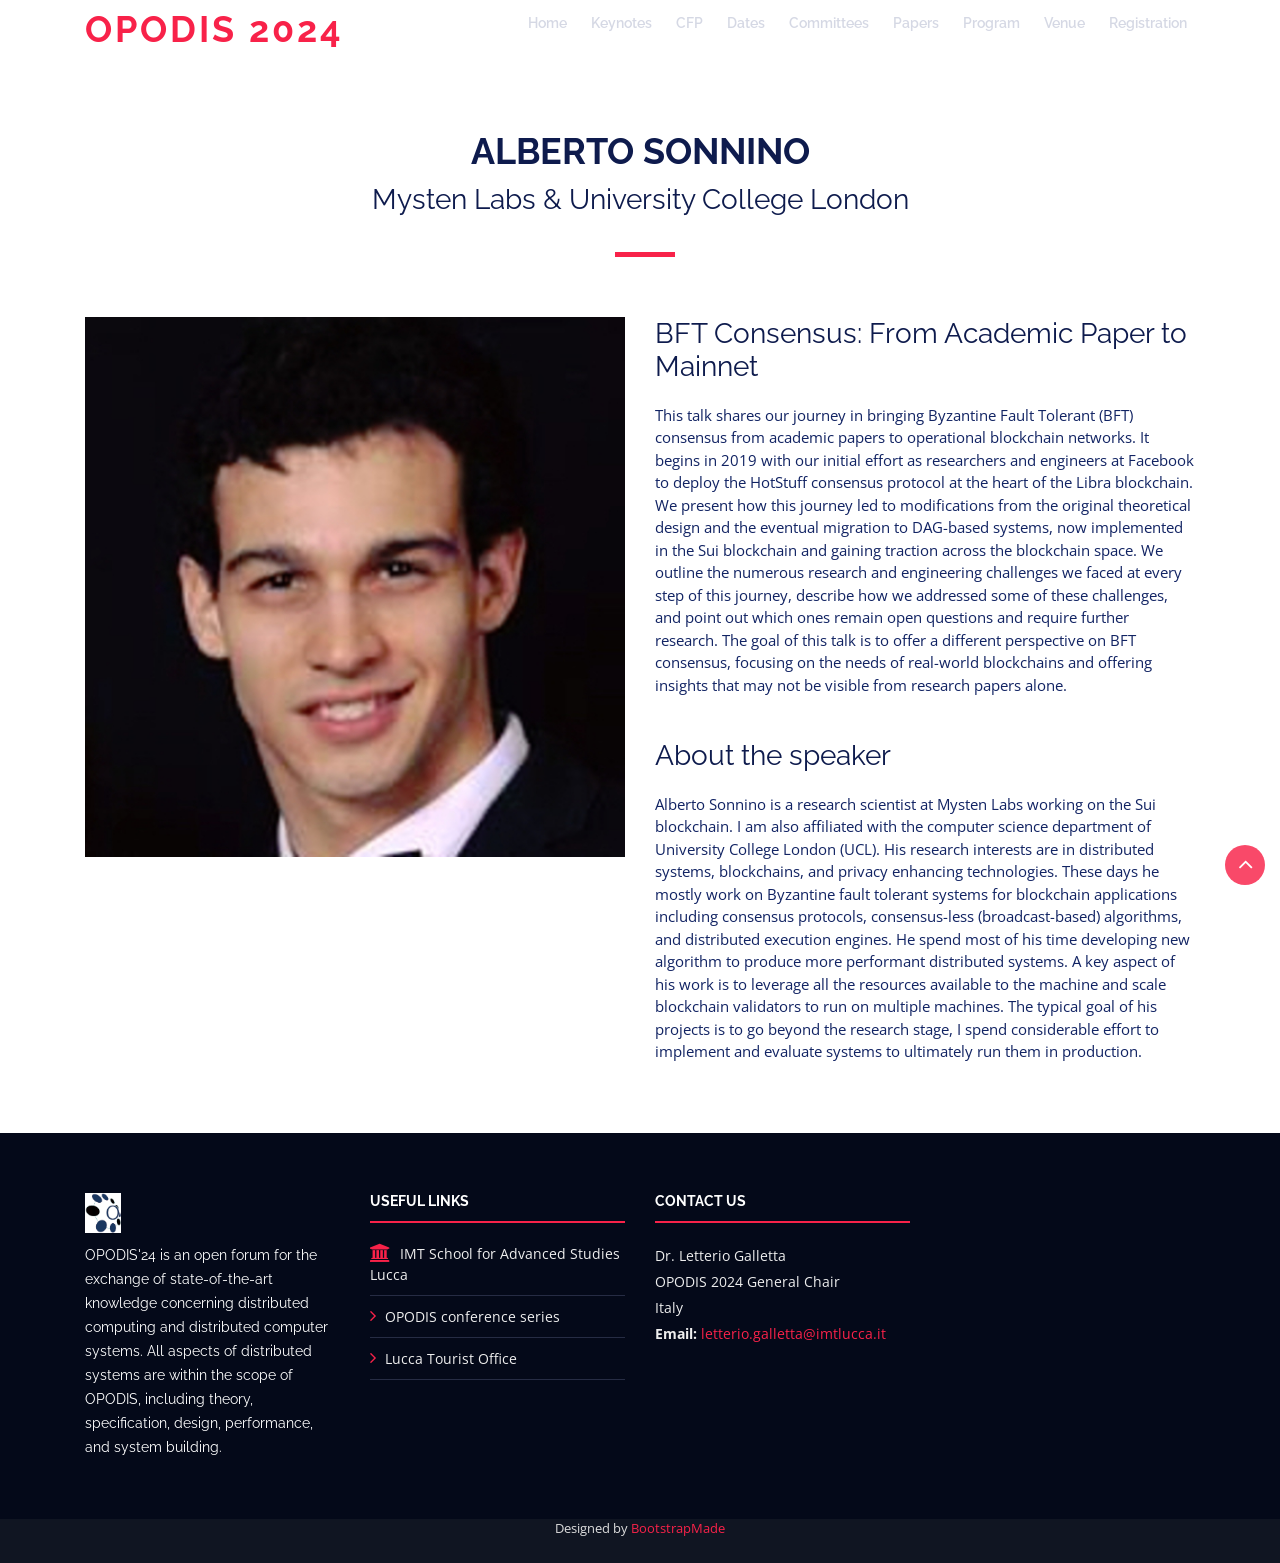
<file: sonnino.html>
<!DOCTYPE html>
<html lang="en">

<head>
  <meta charset="utf-8">
  <title>OPODIS 24 - The 28th International Conference on Principles of Distributed Systems</title>
  <meta content="width=device-width, initial-scale=1.0" name="viewport">
  <meta content="" name="keywords">
  <meta content="" name="description">

  <!-- Favicons -->
  <link href="img/favicon.png" rel="icon">
  <link href="img/apple-touch-icon.png" rel="apple-touch-icon">

  <!-- Google Fonts -->
  <link href="https://fonts.googleapis.com/css?family=Open+Sans:300,300i,400,400i,700,700i|Raleway:300,400,500,700,800" rel="stylesheet">

  <!-- Bootstrap CSS File -->
  <link href="lib/bootstrap/css/bootstrap.min.css" rel="stylesheet">

  <!-- Libraries CSS Files -->
  <link href="lib/font-awesome/css/font-awesome.min.css" rel="stylesheet">
  <link href="lib/animate/animate.min.css" rel="stylesheet">
  <link href="lib/venobox/venobox.css" rel="stylesheet">
  <link href="lib/owlcarousel/assets/owl.carousel.min.css" rel="stylesheet">

  <!-- Main Stylesheet File -->
  <link href="css/style.css" rel="stylesheet">

  <!-- =======================================================
    Theme Name: TheEvent
    Theme URL: https://bootstrapmade.com/theevent-conference-event-bootstrap-template/
    Author: BootstrapMade.com
    License: https://bootstrapmade.com/license/
  ======================================================= -->
</head>


    <!--==========================
    Header
  ============================-->
  <header id="header">
    <div class="container">

      <div id="logo" class="pull-left">
        <!-- Uncomment below if you prefer to use a text logo -->
        <h1><a href="index.html"><span>OPODIS 2024</span></a></h1>
        <!--a href="#intro" class="scrollto"><img src="img/logo-opodis.png" alt="" title=""></a-->
      </div>

      <nav id="nav-menu-container">
        <ul class="nav-menu">
          <li><a href="index.html#intro">Home</a></li>
           <!--li><a href="index.html#about">About</a></li-->
          <li><a href="index.html#speakers">Keynotes</a></li>
          <li><a href="cfp.html">CFP</a></li>
          <li><a href="cfp.html#dates">Dates</a></li>
          <li><a href="index.html#committees">Committees</a></li>
          <li><a href="accepted-papers.html">Papers</a></li>
          <li><a href="program.html">Program</a></li>
          <li><a href="index.html#venue">Venue</a></li> 
          <!--<li><a href="index.html#travel">Travel</a></li>
          <li><a href="index.html#hotels">Hotels</a></li> -->
          <li><a href="index.html#subscribe">Registration</a></li>
          <!--<li><a href="index.html#supporters">Sponsors</a></li>
          <li><a href="index.html#contact">Contact</a></li-->
        </ul>
      </nav><!-- #nav-menu-container -->
    </div>
  </header><!-- #header -->

  <main id="main" class="main-page">

    <!--==========================
      Speaker Details Section
    ============================-->
    <section id="speakers-details" class="wow fadeIn">
      <div class="container">
        <div class="section-header">
          <h2>Alberto Sonnino</h2> 
          <h3 class="subtitleBioUniversity">Mysten Labs &amp; University College London
          </h3>
          <!-- <p>18 December 2019, Room ALG, 9:20am</p> -->
        </div> <!--(date here, title to be announced) -->

        <div class="row">
          <div class="col-md-6">
            <img src="img/speakers/sonnino.jpg" alt="Alberto Sonnino" class="img-fluid">
          </div>

          <div class="col-md-6">
            <div class="details">
              <h3>BFT Consensus: From Academic Paper to Mainnet</h3>
              <p>This talk shares our journey in bringing Byzantine Fault Tolerant (BFT) consensus from academic papers to operational blockchain networks. It begins in 2019 with our initial effort as researchers and engineers at Facebook to deploy the HotStuff consensus protocol at the heart of the Libra blockchain. We present how this journey led to modifications from the original theoretical design and the eventual migration to DAG-based systems, now implemented in the Sui blockchain and gaining traction across the blockchain space. We outline the numerous research and engineering challenges we faced at every step of this journey, describe how we addressed some of these challenges, and point out which ones remain open questions and require further research. The goal of this talk is to offer a different perspective on BFT consensus, focusing on the needs of real-world blockchains and offering insights that may not be visible from research papers alone.</p>
              <p>&nbsp;</p>
              <h3>About the speaker</h3>


              <p>Alberto Sonnino is a research scientist at Mysten Labs working on the Sui blockchain. I am also affiliated with the computer science department of University College London (UCL).
                His research interests are in distributed systems, blockchains, and privacy enhancing technologies. These days he mostly work on Byzantine fault tolerant systems for blockchain applications including consensus protocols, consensus-less (broadcast-based) algorithms, and distributed execution engines. He spend most of his time developing new algorithm to produce more performant distributed systems. A key aspect of his work is to leverage all the resources available to the machine and scale blockchain validators to run on multiple machines.
                The typical goal of his projects is to go beyond the research stage, I spend considerable effort to implement and evaluate systems to ultimately run them in production.

              </p>

          
            </div>
          </div>
          
        </div>
      </div>

    </section>

  </main>


  <!--==========================
    Footer
  ============================-->
  <footer id="footer">
    <div class="footer-top">
      <div class="container">
        <div class="row">

          <div class="col-lg-3 col-md-6 footer-info">
            <img src="img/logo-opodis.png" alt="OPODIS'24">
            <p>OPODIS'24 is an open forum for the exchange of state-of-the-art knowledge concerning distributed computing and distributed computer systems. All aspects of distributed systems are within the scope of OPODIS, including theory, specification, design, performance, and system building.</p>
          </div>

          <!--div class="col-lg-3 col-md-6 footer-links">
            <h4>Useful Links</h4>
            <ul>
              <li><i class="fa fa-angle-right"></i> <a href="#">Home</a></li>
              <li><i class="fa fa-angle-right"></i> <a href="#">About us</a></li>
              <li><i class="fa fa-angle-right"></i> <a href="#">Services</a></li>
              <li><i class="fa fa-angle-right"></i> <a href="#">Terms of service</a></li>
              <li><i class="fa fa-angle-right"></i> <a href="#">Privacy policy</a></li>
            </ul>
          </div-->

          <div class="col-lg-3 col-md-6 footer-links">
            <h4>Useful Links</h4>
            <ul>
              <li><i class="fa fa-university"></i> <a href="https://www.imtlucca.it/en">IMT School for Advanced Studies Lucca</a></li>
              <li><i class="fa fa-angle-right"></i> <a href="https://www.opodis.net">OPODIS conference series</a></li>
              <li><i class="fa fa-angle-right"></i> <a href="https://www.turismo.lucca.it/en">Lucca Tourist Office</a></li>
              <!--li><i class="fa fa-angle-right"></i> <a href="#">Terms of service</a></li-->
              <!--li><i class="fa fa-angle-right"></i> <a href="#">Privacy policy</a></li-->
            </ul>
          </div>

          <div class="col-lg-3 col-md-6 footer-contact">
            <h4>Contact Us</h4>
            <p>
              Dr. Letterio Galletta<br>
              OPODIS 2024 General Chair<br>
              Italy<br>
              <strong>Email:</strong> <a href="mailto:letterio.galletta@imtlucca.it">letterio.galletta@imtlucca.it</a><br>
            </p>
            <!--
            <div class="social-links">
              <a href="#" class="twitter"><i class="fa fa-twitter"></i></a>
              <a href="#" class="facebook"><i class="fa fa-facebook"></i></a>
              <a href="#" class="instagram"><i class="fa fa-instagram"></i></a>
              <a href="#" class="google-plus"><i class="fa fa-google-plus"></i></a>
              <a href="#" class="linkedin"><i class="fa fa-linkedin"></i></a>
            </div>
            -->
          </div>

        </div>
      </div>
    </div>

    <div class="container">
      <!--div class="copyright">
        &copy; Copyright <strong>TheEvent</strong>. All Rights Reserved
      </div-->
      <div class="credits">
        <!--
          All the links in the footer should remain intact.
          You can delete the links only if you purchased the pro version.
          Licensing information: https://bootstrapmade.com/license/
          Purchase the pro version with working PHP/AJAX contact form: https://bootstrapmade.com/buy/?theme=TheEvent
        -->
        Designed by <a href="https://bootstrapmade.com/">BootstrapMade</a>
      </div>
    </div>
  </footer><!-- #footer -->

  <a href="#" class="back-to-top"><i class="fa fa-angle-up"></i></a>

  <!-- JavaScript Libraries -->
  <script src="lib/jquery/jquery.min.js"></script>
  <script src="lib/jquery/jquery-migrate.min.js"></script>
  <script src="lib/bootstrap/js/bootstrap.bundle.min.js"></script>
  <script src="lib/easing/easing.min.js"></script>
  <script src="lib/superfish/hoverIntent.js"></script>
  <script src="lib/superfish/superfish.min.js"></script>
  <script src="lib/wow/wow.min.js"></script>
  <script src="lib/venobox/venobox.min.js"></script>
  <script src="lib/owlcarousel/owl.carousel.min.js"></script>

  <!-- Contact Form JavaScript File -->
  <script src="contactform/contactform.js"></script>

  <!-- Template Main Javascript File -->
  <script src="js/main.js"></script>
</body>

</html>
</file>
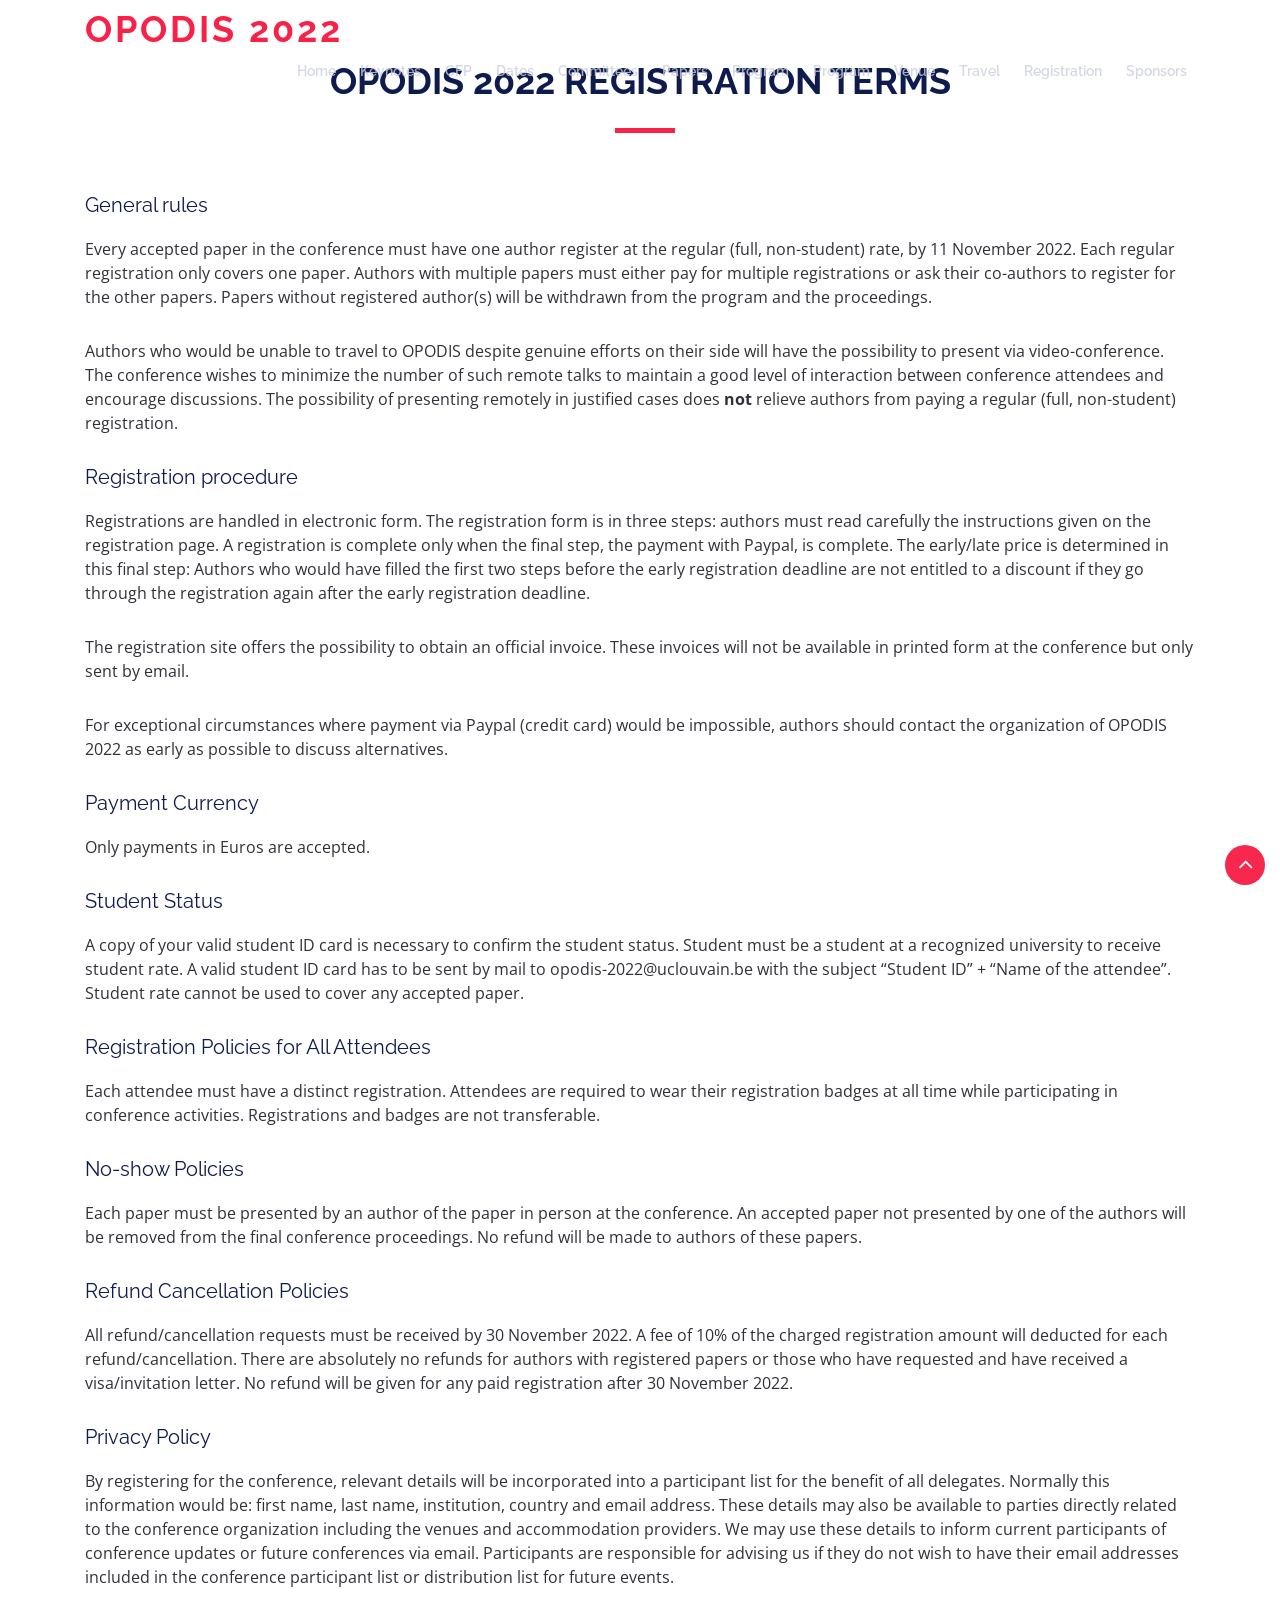
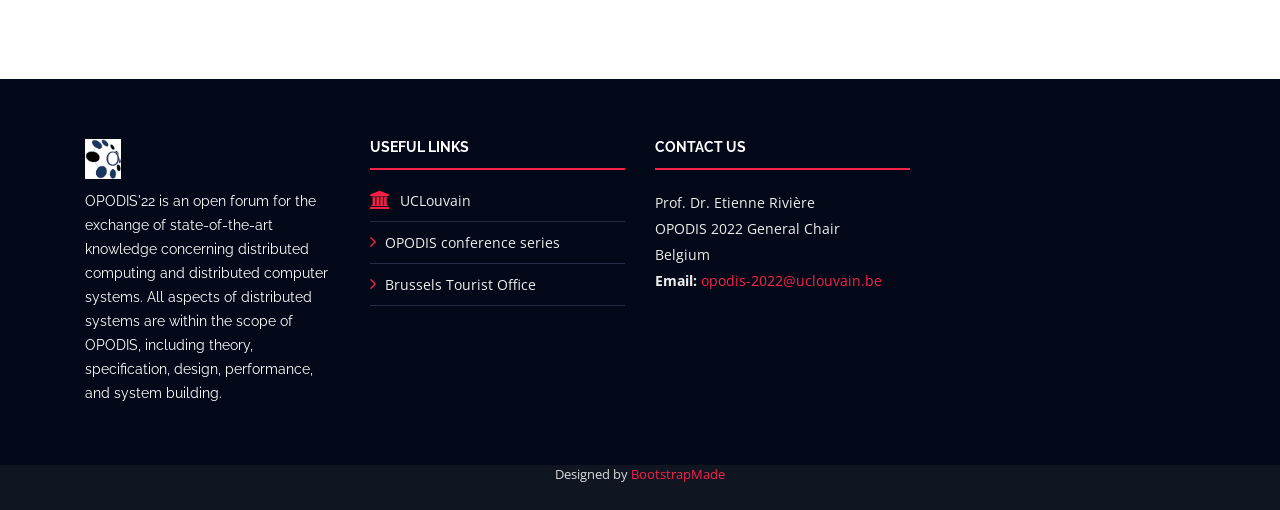
<file: terms.html>
<!DOCTYPE html>
<html lang="en">

<head>
  <meta charset="utf-8">
  <title>OPODIS 22 - The 26th International Conference on Principles of Distributed Systems</title>
  <meta content="width=device-width, initial-scale=1.0" name="viewport">
  <meta content="" name="keywords">
  <meta content="" name="description">

  <!-- Favicons -->
  <link href="img/favicon.png" rel="icon">
  <link href="img/apple-touch-icon.png" rel="apple-touch-icon">

  <!-- Google Fonts -->
  <link href="https://fonts.googleapis.com/css?family=Open+Sans:300,300i,400,400i,700,700i|Raleway:300,400,500,700,800" rel="stylesheet">

  <!-- Bootstrap CSS File -->
  <link href="lib/bootstrap/css/bootstrap.min.css" rel="stylesheet">

  <!-- Libraries CSS Files -->
  <link href="lib/font-awesome/css/font-awesome.min.css" rel="stylesheet">
  <link href="lib/animate/animate.min.css" rel="stylesheet">
  <link href="lib/venobox/venobox.css" rel="stylesheet">
  <link href="lib/owlcarousel/assets/owl.carousel.min.css" rel="stylesheet">

  <!-- Main Stylesheet File -->
  <link href="css/style.css" rel="stylesheet">

  <!-- =======================================================
    Theme Name: TheEvent
    Theme URL: https://bootstrapmade.com/theevent-conference-event-bootstrap-template/
    Author: BootstrapMade.com
    License: https://bootstrapmade.com/license/
  ======================================================= -->
</head>

<body>


  <!--==========================
    Header
  ============================-->
  <header id="header">
    <div class="container">

      <div id="logo" class="pull-left">
        <!-- Uncomment below if you prefer to use a text logo -->
        <h1><a href="#main"><span>OPODIS 2022</span></a></h1>
        <!--a href="#intro" class="scrollto"><img src="img/logo-opodis.png" alt="" title=""></a-->
      </div>

      <nav id="nav-menu-container">
        <ul class="nav-menu">
          <li><a href="index.html#intro">Home</a></li>
           <!--li><a href="index.html#about">About</a></li-->
          <li><a href="index.html#speakers">Keynotes</a></li>
          <li><a href="cfp.html">CFP</a></li>
          <li><a href="cfp.html#dates">Dates</a></li>
          <li><a href="index.html#committees">Committees</a></li>
          <li><a href="accepted-papers.html">Papers</a></li>
          <li><a href="program.html">Program</a></li>
          <li><a href="index.html#schedule">Program</a></li>
          <li><a href="index.html#venue">Venue</a></li>
          <li><a href="index.html#travel">Travel</a></li>
          <!-- <li><a href="index.html#hotels">Hotels</a></li> -->
          <li><a href="index.html#subscribe">Registration</a></li>
          <li><a href="index.html#supporters">Sponsors</a></li>
          <!--li><a href="index.html#contact">Contact</a></li-->
        </ul>
      </nav><!-- #nav-menu-container -->
    </div>
  </header><!-- #header -->
  
  <!-- <main id="main" class="main-page"> -->

    <!--==========================
      Speaker Details Section
    ============================-->
    <section id="speakers-details" class="wow fadeIn">
      <div class="container">
        <div class="section-header">
          <h2>OPODIS 2022 registration terms</h2>        
        </div> 
		
		<div>
			<h5> General rules</h5>
			<p>Every accepted paper in the conference must have one author register at the regular (full, non-student) rate, by 11 November 2022. Each regular registration only covers one paper. Authors with multiple papers must either pay for multiple registrations or ask their co-authors to register for the other papers. Papers without registered author(s) will be withdrawn from the program and the proceedings.</p> 
      <p>Authors who would be unable to travel to OPODIS despite genuine efforts on their side will have the possibility to present via video-conference. The conference wishes to minimize the number of such remote talks to maintain a good level of interaction between conference attendees and encourage discussions. The possibility of presenting remotely in justified cases does <strong>not</strong> relieve authors from paying a regular (full, non-student) registration.</p>
		</div>
		
		<div>
			<h5>Registration procedure</h5>
			<p>Registrations are handled in electronic form. The registration form is in three steps: authors must read carefully the instructions given on the registration page. A registration is complete only when the final step, the payment with Paypal, is complete. The early/late price is determined in this final step: Authors who would have filled the first two steps before the early registration deadline are not entitled to a discount if they go through the registration again after the early registration deadline.</p> 
      
      <p>The registration site offers the possibility to obtain an official invoice. These invoices will not be available in printed form at the conference but only sent by email.</p>
        
			<p>For exceptional circumstances where payment via Paypal (credit card) would be impossible, authors should contact the organization of OPODIS 2022 as early as possible to discuss alternatives.</p>
		</div>
		
		<div>
			<h5>Payment Currency</h5>
			<p>Only payments in Euros are accepted. </p>
		</div>
		
		<div>
			<h5>Student Status</h5>
				<p>A copy of your valid student ID card is necessary to confirm the student status. Student must be a student at a recognized university to receive student rate. A valid student ID card has to be sent by mail to opodis-2022@uclouvain.be with the subject “Student ID” + “Name of the attendee”. Student rate cannot be used to cover any accepted paper.</p>
		</div>
		
		
		<!--div>
			<h5>Registration Policies for Authors</h5>
			<p>By registering for the conference, relevant details will be incorporated into a participant list for the benefit of all delegates. Normally this information would be: name, surname, institution, country and email address. These details may also be available to parties directly related to the conference organization including the venues and accommodation providers. We may use these details to inform current participants of conference updates or future conferences via email. Participants are responsible for advising us if they do not wish to have their email addresses included in the conference participant list or in the distribution list for future events. </p>
		</div-->
		
		<div>
			<h5>Registration Policies for All Attendees</h5>
			<p>Each attendee must have a distinct registration. Attendees are required to wear their registration badges at all time while participating in conference activities. Registrations and badges are not transferable. </p>
		</div>
		
		
		<div>
			<h5>No-show Policies</h5>
			<p>Each paper must be presented by an author of the paper in person at the conference. An accepted paper not presented by one of the authors will be removed from the final conference proceedings. No refund will be made to authors of these papers. </p>
		</div>
		
		<div>
			<h5>Refund Cancellation Policies</h5>
			<p>All refund/cancellation requests must be received by 30 November 2022. A fee of 10% of the charged registration amount will deducted for each refund/cancellation. There are absolutely no refunds for authors with registered papers or those who have requested and have received a visa/invitation letter. No refund will be given for any paid registration after 30 November 2022. </p>
		</div>
		
		<div>
			<h5>Privacy Policy</h5>
			<p>By registering for the conference, relevant details will be incorporated into a participant list for the benefit of all delegates. Normally this information would be: first name, last name, institution, country and email address. These details may also be available to parties directly related to the conference organization including the venues and accommodation providers. We may use these details to inform current participants of conference updates or future conferences via email. Participants are responsible for advising us if they do not wish to have their email addresses included in the conference participant list or distribution list for future events. </p>
		</div> </p>
		</div>
		
      </div>

    </section>

  </main>


  <!--==========================
    Footer
  ============================-->
  <footer id="footer">
    <div class="footer-top">
      <div class="container">
        <div class="row">

          <div class="col-lg-3 col-md-6 footer-info">
            <img src="img/logo-opodis.png" alt="OPODIS'19">
            <p>OPODIS'22 is an open forum for the exchange of state-of-the-art knowledge concerning distributed computing and distributed computer systems. All aspects of distributed systems are within the scope of OPODIS, including theory, specification, design, performance, and system building.</p>
          </div>

          <!--div class="col-lg-3 col-md-6 footer-links">
            <h4>Useful Links</h4>
            <ul>
              <li><i class="fa fa-angle-right"></i> <a href="#">Home</a></li>
              <li><i class="fa fa-angle-right"></i> <a href="#">About us</a></li>
              <li><i class="fa fa-angle-right"></i> <a href="#">Services</a></li>
              <li><i class="fa fa-angle-right"></i> <a href="#">Terms of service</a></li>
              <li><i class="fa fa-angle-right"></i> <a href="#">Privacy policy</a></li>
            </ul>
          </div-->

          <div class="col-lg-3 col-md-6 footer-links">
            <h4>Useful Links</h4>
            <ul>
              <li><i class="fa fa-university"></i> <a href="https://uclouvain.be/en/index.html">UCLouvain</a></li>
              <li><i class="fa fa-angle-right"></i> <a href="https://www.opodis.net">OPODIS conference series</a></li>
              <li><i class="fa fa-angle-right"></i> <a href="https://visit.brussels/en">Brussels Tourist Office</a></li>
              <!--li><i class="fa fa-angle-right"></i> <a href="#">Terms of service</a></li-->
              <!--li><i class="fa fa-angle-right"></i> <a href="#">Privacy policy</a></li-->
            </ul>
          </div>

          <div class="col-lg-3 col-md-6 footer-contact">
            <h4>Contact Us</h4>
            <p>
              Prof. Dr. Etienne Rivière<br>
              OPODIS 2022 General Chair<br>
              Belgium<br>
              <strong>Email:</strong> <a href="mailto:opodis-2022@uclouvain.be">opodis-2022@uclouvain.be</a><br>
            </p>
            <!--
            <div class="social-links">
              <a href="#" class="twitter"><i class="fa fa-twitter"></i></a>
              <a href="#" class="facebook"><i class="fa fa-facebook"></i></a>
              <a href="#" class="instagram"><i class="fa fa-instagram"></i></a>
              <a href="#" class="google-plus"><i class="fa fa-google-plus"></i></a>
              <a href="#" class="linkedin"><i class="fa fa-linkedin"></i></a>
            </div>
            -->
          </div>

        </div>
      </div>
    </div>

    <div class="container">
      <!--div class="copyright">
        &copy; Copyright <strong>TheEvent</strong>. All Rights Reserved
      </div-->
      <div class="credits">
        <!--
          All the links in the footer should remain intact.
          You can delete the links only if you purchased the pro version.
          Licensing information: https://bootstrapmade.com/license/
          Purchase the pro version with working PHP/AJAX contact form: https://bootstrapmade.com/buy/?theme=TheEvent
        -->
        Designed by <a href="https://bootstrapmade.com/">BootstrapMade</a>
      </div>
    </div>
  </footer><!-- #footer -->

  <a href="#" class="back-to-top"><i class="fa fa-angle-up"></i></a>

  <!-- JavaScript Libraries -->
  <script src="lib/jquery/jquery.min.js"></script>
  <script src="lib/jquery/jquery-migrate.min.js"></script>
  <script src="lib/bootstrap/js/bootstrap.bundle.min.js"></script>
  <script src="lib/easing/easing.min.js"></script>
  <script src="lib/superfish/hoverIntent.js"></script>
  <script src="lib/superfish/superfish.min.js"></script>
  <script src="lib/wow/wow.min.js"></script>
  <script src="lib/venobox/venobox.min.js"></script>
  <script src="lib/owlcarousel/owl.carousel.min.js"></script>

  <!-- Contact Form JavaScript File -->
  <script src="contactform/contactform.js"></script>

  <!-- Template Main Javascript File -->
  <script src="js/main.js"></script>
</body>

</html>
</file>
<file: lib/venobox/venobox.css>
/* ------ venobox.css --------*/
.vbox-overlay *, .vbox-overlay *:before, .vbox-overlay *:after{
    -webkit-backface-visibility: hidden;
    -webkit-box-sizing:border-box;
    -moz-box-sizing:border-box;
    box-sizing:border-box;
}
.vbox-overlay * { 
    -webkit-backface-visibility: visible;
    backface-visibility: visible;
}
.vbox-overlay{
    display: -webkit-flex;
    display: flex;
    -webkit-flex-direction: column;
    flex-direction: column;
    -webkit-justify-content: center;
    justify-content: center;
    -webkit-align-items: center;
    align-items: center;
    position: fixed;
    left: 0;
    top: 0;
    bottom: 0;
    right: 0;
    z-index: 1040;
    -webkit-transform:translateZ(1000px);
    transform: translateZ(1000px);
    transform-style: preserve-3d;
}

/* ----- navigation ----- */
.vbox-title{
    width: 100%;
    height: 40px;
    float: left;
    text-align: center;
    line-height: 28px;
    font-size: 12px;
    padding: 6px 40px;
    overflow: hidden;
    position: fixed;
    display: none;
    left: 0;
    z-index: 1050;
}
.vbox-close{
    cursor: pointer;
    position: fixed;
    top: 15px;
    right: 15px;
    width: 48px;
    height: 48px;
    display: block;
    background-position:10px center;
    overflow: hidden;
    font-size: 48px;
    line-height: 1;
    text-align: center;
    z-index: 1050;
}
.vbox-num{
    cursor: pointer;
    position: fixed;
    left: 0;
    height: 40px;
    display: block;
    overflow: hidden;
    line-height: 28px;
    font-size: 12px;
    padding: 6px 10px;
    display: none;
    z-index: 1050;
}
/* ----- navigation ARROWS ----- */
.vbox-next, .vbox-prev{
    position: fixed;
    top: 50%;
    margin-top: -15px;
    overflow: hidden;
    cursor: pointer;
    display: block;
    width: 45px;
    height: 45px;
    z-index: 1050;
}
.vbox-next span, .vbox-prev span{
    position: relative;
    width: 20px;
    height: 20px;
    border: 2px solid transparent;
    border-top-color: #B6B6B6;
    border-right-color: #B6B6B6;
    text-indent: -100px;
    position: absolute;
    top: 8px;
    display: block;
}
.vbox-prev{
    left: 15px;
}
.vbox-next{
    right: 30px;
}
.vbox-prev span{
    left: 10px;
    -ms-transform: rotate(-135deg);
    -webkit-transform: rotate(-135deg);
    transform: rotate(-135deg);
}
.vbox-next span{
    -ms-transform: rotate(45deg);
    -webkit-transform: rotate(45deg);
    transform: rotate(45deg);
    right: 10px;
}
/* ------- inline window ------ */
.vbox-inline{
    width: 420px;
    height: 315px;
    height: 70vh;
    padding: 10px;
    background: #fff;
    margin: 0 auto;
    overflow: auto;
    text-align: left;
}
/* ------- Video & iFrames window ------ */
.venoframe{
    max-width: 100%;
    width: 100%;
    border: none;
    width: 100%;
    height: 260px;
    height: 70vh;
}
.venoframe.vbvid{
    height: 260px;
}
@media (min-width: 768px) {
    .venoframe, .vbox-inline{
        width: 90%;
        height: 360px;
        height: 70vh;
    }
    .venoframe.vbvid{
        width: 640px;
        height: 360px;
    }
}
@media (min-width: 992px) {
    .venoframe, .vbox-inline{
        max-width: 1200px;
        width: 80%;
        height: 540px;
        height: 70vh;
    }
    .venoframe.vbvid{
        width: 960px;
        height: 540px;
    }
}
/* 
Please do NOT edit this part! 
or at least read this note: http://i.imgur.com/7C0ws9e.gif
*/
.vbox-open{
    overflow: hidden;
}
.vbox-container{
    position: absolute;
    left: 0;
    right: 0;
    top: 0;
    bottom: 0;
    overflow-x: hidden;
    overflow-y: auto;
    overflow-scrolling: touch;
    -webkit-overflow-scrolling: touch;
    z-index: 20;
    max-height: 100%;

}

.vbox-content{
    text-align: center;
    float: left;
    width: 100%;
    position: relative;
    overflow: hidden;
    padding: 20px 10px;
}
.vbox-container img{
    max-width: 100%;
    height: auto;
}
.figlio{
    max-width: 100%;
    text-align: initial;
    border: 8px solid rgba(255, 255, 255, 0.4);
}
img.figlio{
    -webkit-user-select: none;
-khtml-user-select: none;
-moz-user-select: none;
-o-user-select: none;
user-select: none;
}
.vbox-content.swipe-left{
    margin-left: -200px !important;
}
.vbox-content.swipe-right{
    margin-left: 200px !important;
}
.animated{
    webkit-transition: margin 300ms ease-out;
    transition: margin 300ms ease-out;
}
.animate-in{
    opacity: 1;
}
.animate-out{
    opacity: 0;
}
/* ---------- preloader ----------
 * SPINKIT 
 * http://tobiasahlin.com/spinkit/
-------------------------------- */
.sk-double-bounce,.sk-rotating-plane{width:40px;height:40px;margin:40px auto}.sk-rotating-plane{background-color:#333;-webkit-animation:sk-rotatePlane 1.2s infinite ease-in-out;animation:sk-rotatePlane 1.2s infinite ease-in-out}@-webkit-keyframes sk-rotatePlane{0%{-webkit-transform:perspective(120px) rotateX(0) rotateY(0);transform:perspective(120px) rotateX(0) rotateY(0)}50%{-webkit-transform:perspective(120px) rotateX(-180.1deg) rotateY(0);transform:perspective(120px) rotateX(-180.1deg) rotateY(0)}100%{-webkit-transform:perspective(120px) rotateX(-180deg) rotateY(-179.9deg);transform:perspective(120px) rotateX(-180deg) rotateY(-179.9deg)}}@keyframes sk-rotatePlane{0%{-webkit-transform:perspective(120px) rotateX(0) rotateY(0);transform:perspective(120px) rotateX(0) rotateY(0)}50%{-webkit-transform:perspective(120px) rotateX(-180.1deg) rotateY(0);transform:perspective(120px) rotateX(-180.1deg) rotateY(0)}100%{-webkit-transform:perspective(120px) rotateX(-180deg) rotateY(-179.9deg);transform:perspective(120px) rotateX(-180deg) rotateY(-179.9deg)}}.sk-double-bounce{position:relative}.sk-double-bounce .sk-child{width:100%;height:100%;border-radius:50%;background-color:#333;opacity:.6;position:absolute;top:0;left:0;-webkit-animation:sk-doubleBounce 2s infinite ease-in-out;animation:sk-doubleBounce 2s infinite ease-in-out}.sk-chasing-dots .sk-child,.sk-spinner-pulse,.sk-three-bounce .sk-child{background-color:#333;border-radius:100%}.sk-double-bounce .sk-double-bounce2{-webkit-animation-delay:-1s;animation-delay:-1s}@-webkit-keyframes sk-doubleBounce{0%,100%{-webkit-transform:scale(0);transform:scale(0)}50%{-webkit-transform:scale(1);transform:scale(1)}}@keyframes sk-doubleBounce{0%,100%{-webkit-transform:scale(0);transform:scale(0)}50%{-webkit-transform:scale(1);transform:scale(1)}}.sk-wave{margin:40px auto;width:50px;height:40px;text-align:center;font-size:10px}.sk-wave .sk-rect{background-color:#333;height:100%;width:6px;display:inline-block;-webkit-animation:sk-waveStretchDelay 1.2s infinite ease-in-out;animation:sk-waveStretchDelay 1.2s infinite ease-in-out}.sk-wave .sk-rect1{-webkit-animation-delay:-1.2s;animation-delay:-1.2s}.sk-wave .sk-rect2{-webkit-animation-delay:-1.1s;animation-delay:-1.1s}.sk-wave .sk-rect3{-webkit-animation-delay:-1s;animation-delay:-1s}.sk-wave .sk-rect4{-webkit-animation-delay:-.9s;animation-delay:-.9s}.sk-wave .sk-rect5{-webkit-animation-delay:-.8s;animation-delay:-.8s}@-webkit-keyframes sk-waveStretchDelay{0%,100%,40%{-webkit-transform:scaleY(.4);transform:scaleY(.4)}20%{-webkit-transform:scaleY(1);transform:scaleY(1)}}@keyframes sk-waveStretchDelay{0%,100%,40%{-webkit-transform:scaleY(.4);transform:scaleY(.4)}20%{-webkit-transform:scaleY(1);transform:scaleY(1)}}.sk-wandering-cubes{margin:40px auto;width:40px;height:40px;position:relative}.sk-wandering-cubes .sk-cube{background-color:#333;width:10px;height:10px;position:absolute;top:0;left:0;-webkit-animation:sk-wanderingCube 1.8s ease-in-out -1.8s infinite both;animation:sk-wanderingCube 1.8s ease-in-out -1.8s infinite both}.sk-chasing-dots,.sk-spinner-pulse{width:40px;height:40px;margin:40px auto}.sk-wandering-cubes .sk-cube2{-webkit-animation-delay:-.9s;animation-delay:-.9s}@-webkit-keyframes sk-wanderingCube{0%{-webkit-transform:rotate(0);transform:rotate(0)}25%{-webkit-transform:translateX(30px) rotate(-90deg) scale(.5);transform:translateX(30px) rotate(-90deg) scale(.5)}50%{-webkit-transform:translateX(30px) translateY(30px) rotate(-179deg);transform:translateX(30px) translateY(30px) rotate(-179deg)}50.1%{-webkit-transform:translateX(30px) translateY(30px) rotate(-180deg);transform:translateX(30px) translateY(30px) rotate(-180deg)}75%{-webkit-transform:translateX(0) translateY(30px) rotate(-270deg) scale(.5);transform:translateX(0) translateY(30px) rotate(-270deg) scale(.5)}100%{-webkit-transform:rotate(-360deg);transform:rotate(-360deg)}}@keyframes sk-wanderingCube{0%{-webkit-transform:rotate(0);transform:rotate(0)}25%{-webkit-transform:translateX(30px) rotate(-90deg) scale(.5);transform:translateX(30px) rotate(-90deg) scale(.5)}50%{-webkit-transform:translateX(30px) translateY(30px) rotate(-179deg);transform:translateX(30px) translateY(30px) rotate(-179deg)}50.1%{-webkit-transform:translateX(30px) translateY(30px) rotate(-180deg);transform:translateX(30px) translateY(30px) rotate(-180deg)}75%{-webkit-transform:translateX(0) translateY(30px) rotate(-270deg) scale(.5);transform:translateX(0) translateY(30px) rotate(-270deg) scale(.5)}100%{-webkit-transform:rotate(-360deg);transform:rotate(-360deg)}}.sk-spinner-pulse{-webkit-animation:sk-pulseScaleOut 1s infinite ease-in-out;animation:sk-pulseScaleOut 1s infinite ease-in-out}@-webkit-keyframes sk-pulseScaleOut{0%{-webkit-transform:scale(0);transform:scale(0)}100%{-webkit-transform:scale(1);transform:scale(1);opacity:0}}@keyframes sk-pulseScaleOut{0%{-webkit-transform:scale(0);transform:scale(0)}100%{-webkit-transform:scale(1);transform:scale(1);opacity:0}}.sk-chasing-dots{position:relative;text-align:center;-webkit-animation:sk-chasingDotsRotate 2s infinite linear;animation:sk-chasingDotsRotate 2s infinite linear}.sk-chasing-dots .sk-child{width:60%;height:60%;display:inline-block;position:absolute;top:0;-webkit-animation:sk-chasingDotsBounce 2s infinite ease-in-out;animation:sk-chasingDotsBounce 2s infinite ease-in-out}.sk-chasing-dots .sk-dot2{top:auto;bottom:0;-webkit-animation-delay:-1s;animation-delay:-1s}@-webkit-keyframes sk-chasingDotsRotate{100%{-webkit-transform:rotate(360deg);transform:rotate(360deg)}}@keyframes sk-chasingDotsRotate{100%{-webkit-transform:rotate(360deg);transform:rotate(360deg)}}@-webkit-keyframes sk-chasingDotsBounce{0%,100%{-webkit-transform:scale(0);transform:scale(0)}50%{-webkit-transform:scale(1);transform:scale(1)}}@keyframes sk-chasingDotsBounce{0%,100%{-webkit-transform:scale(0);transform:scale(0)}50%{-webkit-transform:scale(1);transform:scale(1)}}.sk-three-bounce{margin:40px auto;width:80px;text-align:center}.sk-three-bounce .sk-child{width:20px;height:20px;display:inline-block;-webkit-animation:sk-three-bounce 1.4s ease-in-out 0s infinite both;animation:sk-three-bounce 1.4s ease-in-out 0s infinite both}.sk-circle .sk-child:before,.sk-fading-circle .sk-circle:before{display:block;border-radius:100%;content:'';background-color:#333}.sk-three-bounce .sk-bounce1{-webkit-animation-delay:-.32s;animation-delay:-.32s}.sk-three-bounce .sk-bounce2{-webkit-animation-delay:-.16s;animation-delay:-.16s}@-webkit-keyframes sk-three-bounce{0%,100%,80%{-webkit-transform:scale(0);transform:scale(0)}40%{-webkit-transform:scale(1);transform:scale(1)}}@keyframes sk-three-bounce{0%,100%,80%{-webkit-transform:scale(0);transform:scale(0)}40%{-webkit-transform:scale(1);transform:scale(1)}}.sk-circle{margin:40px auto;width:40px;height:40px;position:relative}.sk-circle .sk-child{width:100%;height:100%;position:absolute;left:0;top:0}.sk-circle .sk-child:before{margin:0 auto;width:15%;height:15%;-webkit-animation:sk-circleBounceDelay 1.2s infinite ease-in-out both;animation:sk-circleBounceDelay 1.2s infinite ease-in-out both}.sk-circle .sk-circle2{-webkit-transform:rotate(30deg);-ms-transform:rotate(30deg);transform:rotate(30deg)}.sk-circle .sk-circle3{-webkit-transform:rotate(60deg);-ms-transform:rotate(60deg);transform:rotate(60deg)}.sk-circle .sk-circle4{-webkit-transform:rotate(90deg);-ms-transform:rotate(90deg);transform:rotate(90deg)}.sk-circle .sk-circle5{-webkit-transform:rotate(120deg);-ms-transform:rotate(120deg);transform:rotate(120deg)}.sk-circle .sk-circle6{-webkit-transform:rotate(150deg);-ms-transform:rotate(150deg);transform:rotate(150deg)}.sk-circle .sk-circle7{-webkit-transform:rotate(180deg);-ms-transform:rotate(180deg);transform:rotate(180deg)}.sk-circle .sk-circle8{-webkit-transform:rotate(210deg);-ms-transform:rotate(210deg);transform:rotate(210deg)}.sk-circle .sk-circle9{-webkit-transform:rotate(240deg);-ms-transform:rotate(240deg);transform:rotate(240deg)}.sk-circle .sk-circle10{-webkit-transform:rotate(270deg);-ms-transform:rotate(270deg);transform:rotate(270deg)}.sk-circle .sk-circle11{-webkit-transform:rotate(300deg);-ms-transform:rotate(300deg);transform:rotate(300deg)}.sk-circle .sk-circle12{-webkit-transform:rotate(330deg);-ms-transform:rotate(330deg);transform:rotate(330deg)}.sk-circle .sk-circle2:before{-webkit-animation-delay:-1.1s;animation-delay:-1.1s}.sk-circle .sk-circle3:before{-webkit-animation-delay:-1s;animation-delay:-1s}.sk-circle .sk-circle4:before{-webkit-animation-delay:-.9s;animation-delay:-.9s}.sk-circle .sk-circle5:before{-webkit-animation-delay:-.8s;animation-delay:-.8s}.sk-circle .sk-circle6:before{-webkit-animation-delay:-.7s;animation-delay:-.7s}.sk-circle .sk-circle7:before{-webkit-animation-delay:-.6s;animation-delay:-.6s}.sk-circle .sk-circle8:before{-webkit-animation-delay:-.5s;animation-delay:-.5s}.sk-circle .sk-circle9:before{-webkit-animation-delay:-.4s;animation-delay:-.4s}.sk-circle .sk-circle10:before{-webkit-animation-delay:-.3s;animation-delay:-.3s}.sk-circle .sk-circle11:before{-webkit-animation-delay:-.2s;animation-delay:-.2s}.sk-circle .sk-circle12:before{-webkit-animation-delay:-.1s;animation-delay:-.1s}@-webkit-keyframes sk-circleBounceDelay{0%,100%,80%{-webkit-transform:scale(0);transform:scale(0)}40%{-webkit-transform:scale(1);transform:scale(1)}}@keyframes sk-circleBounceDelay{0%,100%,80%{-webkit-transform:scale(0);transform:scale(0)}40%{-webkit-transform:scale(1);transform:scale(1)}}.sk-cube-grid{width:40px;height:40px;margin:40px auto}.sk-cube-grid .sk-cube{width:33.33%;height:33.33%;background-color:#333;float:left;-webkit-animation:sk-cubeGridScaleDelay 1.3s infinite ease-in-out;animation:sk-cubeGridScaleDelay 1.3s infinite ease-in-out}.sk-cube-grid .sk-cube1{-webkit-animation-delay:.2s;animation-delay:.2s}.sk-cube-grid .sk-cube2{-webkit-animation-delay:.3s;animation-delay:.3s}.sk-cube-grid .sk-cube3{-webkit-animation-delay:.4s;animation-delay:.4s}.sk-cube-grid .sk-cube4{-webkit-animation-delay:.1s;animation-delay:.1s}.sk-cube-grid .sk-cube5{-webkit-animation-delay:.2s;animation-delay:.2s}.sk-cube-grid .sk-cube6{-webkit-animation-delay:.3s;animation-delay:.3s}.sk-cube-grid .sk-cube7{-webkit-animation-delay:0ms;animation-delay:0ms}.sk-cube-grid .sk-cube8{-webkit-animation-delay:.1s;animation-delay:.1s}.sk-cube-grid .sk-cube9{-webkit-animation-delay:.2s;animation-delay:.2s}@-webkit-keyframes sk-cubeGridScaleDelay{0%,100%,70%{-webkit-transform:scale3D(1,1,1);transform:scale3D(1,1,1)}35%{-webkit-transform:scale3D(0,0,1);transform:scale3D(0,0,1)}}@keyframes sk-cubeGridScaleDelay{0%,100%,70%{-webkit-transform:scale3D(1,1,1);transform:scale3D(1,1,1)}35%{-webkit-transform:scale3D(0,0,1);transform:scale3D(0,0,1)}}.sk-fading-circle{margin:40px auto;width:40px;height:40px;position:relative}.sk-fading-circle .sk-circle{width:100%;height:100%;position:absolute;left:0;top:0}.sk-fading-circle .sk-circle:before{margin:0 auto;width:15%;height:15%;-webkit-animation:sk-circleFadeDelay 1.2s infinite ease-in-out both;animation:sk-circleFadeDelay 1.2s infinite ease-in-out both}.sk-fading-circle .sk-circle2{-webkit-transform:rotate(30deg);-ms-transform:rotate(30deg);transform:rotate(30deg)}.sk-fading-circle .sk-circle3{-webkit-transform:rotate(60deg);-ms-transform:rotate(60deg);transform:rotate(60deg)}.sk-fading-circle .sk-circle4{-webkit-transform:rotate(90deg);-ms-transform:rotate(90deg);transform:rotate(90deg)}.sk-fading-circle .sk-circle5{-webkit-transform:rotate(120deg);-ms-transform:rotate(120deg);transform:rotate(120deg)}.sk-fading-circle .sk-circle6{-webkit-transform:rotate(150deg);-ms-transform:rotate(150deg);transform:rotate(150deg)}.sk-fading-circle .sk-circle7{-webkit-transform:rotate(180deg);-ms-transform:rotate(180deg);transform:rotate(180deg)}.sk-fading-circle .sk-circle8{-webkit-transform:rotate(210deg);-ms-transform:rotate(210deg);transform:rotate(210deg)}.sk-fading-circle .sk-circle9{-webkit-transform:rotate(240deg);-ms-transform:rotate(240deg);transform:rotate(240deg)}.sk-fading-circle .sk-circle10{-webkit-transform:rotate(270deg);-ms-transform:rotate(270deg);transform:rotate(270deg)}.sk-fading-circle .sk-circle11{-webkit-transform:rotate(300deg);-ms-transform:rotate(300deg);transform:rotate(300deg)}.sk-fading-circle .sk-circle12{-webkit-transform:rotate(330deg);-ms-transform:rotate(330deg);transform:rotate(330deg)}.sk-fading-circle .sk-circle2:before{-webkit-animation-delay:-1.1s;animation-delay:-1.1s}.sk-fading-circle .sk-circle3:before{-webkit-animation-delay:-1s;animation-delay:-1s}.sk-fading-circle .sk-circle4:before{-webkit-animation-delay:-.9s;animation-delay:-.9s}.sk-fading-circle .sk-circle5:before{-webkit-animation-delay:-.8s;animation-delay:-.8s}.sk-fading-circle .sk-circle6:before{-webkit-animation-delay:-.7s;animation-delay:-.7s}.sk-fading-circle .sk-circle7:before{-webkit-animation-delay:-.6s;animation-delay:-.6s}.sk-fading-circle .sk-circle8:before{-webkit-animation-delay:-.5s;animation-delay:-.5s}.sk-fading-circle .sk-circle9:before{-webkit-animation-delay:-.4s;animation-delay:-.4s}.sk-fading-circle .sk-circle10:before{-webkit-animation-delay:-.3s;animation-delay:-.3s}.sk-fading-circle .sk-circle11:before{-webkit-animation-delay:-.2s;animation-delay:-.2s}.sk-fading-circle .sk-circle12:before{-webkit-animation-delay:-.1s;animation-delay:-.1s}@-webkit-keyframes sk-circleFadeDelay{0%,100%,39%{opacity:0}40%{opacity:1}}@keyframes sk-circleFadeDelay{0%,100%,39%{opacity:0}40%{opacity:1}}.sk-folding-cube{margin:40px auto;width:40px;height:40px;position:relative;-webkit-transform:rotateZ(45deg);transform:rotateZ(45deg)}.sk-folding-cube .sk-cube{float:left;width:50%;height:50%;position:relative;-webkit-transform:scale(1.1);-ms-transform:scale(1.1);transform:scale(1.1)}.sk-folding-cube .sk-cube:before{content:'';position:absolute;top:0;left:0;width:100%;height:100%;background-color:#333;-webkit-animation:sk-foldCubeAngle 2.4s infinite linear both;animation:sk-foldCubeAngle 2.4s infinite linear both;-webkit-transform-origin:100% 100%;-ms-transform-origin:100% 100%;transform-origin:100% 100%}.sk-folding-cube .sk-cube2{-webkit-transform:scale(1.1) rotateZ(90deg);transform:scale(1.1) rotateZ(90deg)}.sk-folding-cube .sk-cube3{-webkit-transform:scale(1.1) rotateZ(180deg);transform:scale(1.1) rotateZ(180deg)}.sk-folding-cube .sk-cube4{-webkit-transform:scale(1.1) rotateZ(270deg);transform:scale(1.1) rotateZ(270deg)}.sk-folding-cube .sk-cube2:before{-webkit-animation-delay:.3s;animation-delay:.3s}.sk-folding-cube .sk-cube3:before{-webkit-animation-delay:.6s;animation-delay:.6s}.sk-folding-cube .sk-cube4:before{-webkit-animation-delay:.9s;animation-delay:.9s}@-webkit-keyframes sk-foldCubeAngle{0%,10%{-webkit-transform:perspective(140px) rotateX(-180deg);transform:perspective(140px) rotateX(-180deg);opacity:0}25%,75%{-webkit-transform:perspective(140px) rotateX(0);transform:perspective(140px) rotateX(0);opacity:1}100%,90%{-webkit-transform:perspective(140px) rotateY(180deg);transform:perspective(140px) rotateY(180deg);opacity:0}}@keyframes sk-foldCubeAngle{0%,10%{-webkit-transform:perspective(140px) rotateX(-180deg);transform:perspective(140px) rotateX(-180deg);opacity:0}25%,75%{-webkit-transform:perspective(140px) rotateX(0);transform:perspective(140px) rotateX(0);opacity:1}100%,90%{-webkit-transform:perspective(140px) rotateY(180deg);transform:perspective(140px) rotateY(180deg);opacity:0}}
</file>
<file: css/style.css>
/*
  Theme Name: TheEvent
  Theme URL: https://bootstrapmade.com/theevent-conference-event-bootstrap-template/
  Author: BootstrapMade.com
  License: https://bootstrapmade.com/license/
*/

/*--------------------------------------------------------------
# General
--------------------------------------------------------------*/

body {
  background: #fff;
  color: #2f3138;
  font-family: "Open Sans", sans-serif;
}

a {
  color: #f82249;
  transition: 0.5s;
}

a:hover,
a:active,
a:focus {
  color: #f8234a;
  outline: none;
  text-decoration: none;
}

p {
  padding: 0;
  margin: 0 0 30px 0;
}

h1,
h2,
h3,
h4,
h5,
h6 {
  font-family: "Raleway", sans-serif;
  font-weight: 400;
  margin: 0 0 20px 0;
  padding: 0;
  color: #0e1b4d;
}

.main-page {
  margin-top: 70px;
}

.wow {
  visibility: hidden;
}

/* Prelaoder */

#preloader {
  position: fixed;
  left: 0;
  top: 0;
  z-index: 999;
  width: 100%;
  height: 100%;
  overflow: visible;
  background: #fff url("../img/preloader.svg") no-repeat center center;
}

/* Back to top button */

.back-to-top {
  position: fixed;
  display: none;
  background: #f82249;
  color: #fff;
  width: 40px;
  height: 40px;
  text-align: center;
  border-radius: 50px;
  right: 15px;
  bottom: 15px;
  transition: background 0.5s ease-in-out;
}

.back-to-top i {
  font-size: 24px;
  padding-top: 6px;
}

.back-to-top:focus {
  background: #e0072f;
  color: #fff;
  outline: none;
}

.back-to-top:hover {
  background: #e0072f;
  color: #fff;
}

/* Sections Header
--------------------------------*/

.section-header {
  margin-bottom: 60px;
  position: relative;
  padding-bottom: 20px;
}

.section-header::before {
  content: '';
  position: absolute;
  display: block;
  width: 60px;
  height: 5px;
  background: #f82249;
  bottom: 0;
  left: calc(50% - 25px);
}
.firstRedLine {
  margin-bottom: 9px;

}

.section-header h2 {
  font-size: 36px;
  text-transform: uppercase;
  text-align: center;
  font-weight: 700;
  margin-bottom: 10px;
}

.section-header p {
  text-align: center;
  padding: 0;
  margin: 0;
  font-size: 18px;
  font-weight: 500;
  color: #9195a2;
}

.section-with-bg {
  background-color: #f6f7fd;
}

/*--------------------------------------------------------------
# Header
--------------------------------------------------------------*/

#header {
  height: 90px;
  padding: 5px 0;
  position: fixed;
  left: 0;
  top: 0;
  right: 0;
  transition: all 0.5s;
  z-index: 997;
}

#header.header-scrolled,
#header.header-fixed {
  background: rgba(6, 12, 34, 0.98);
  height: 70px;
  padding: 10px 0;
  transition: all 0.5s;
}

#header #logo h1 {
  font-size: 36px;
  margin: 0;
  padding: 6px 0;
  line-height: 1;
  font-family: "Raleway", sans-serif;
  font-weight: 700;
  letter-spacing: 3px;
  text-transform: uppercase;
}

#header #logo h1 span {
  color: #f82249;
}

#header #logo h1 a,
#header #logo h1 a:hover {
  color: #fff;
}

#header #logo img {
  padding: 0;
  margin: 0;
  max-height: 20px;
}

.noTrasparentHeader{
  background-color: rgba(6, 12, 34, 0.98);
}

.cfpMainTitle{
  margin-top: 70px;
}

.cfpLineTitle::before{
  margin-bottom: 18px;
}



/*--------------------------------------------------------------
# Navigation Menu
--------------------------------------------------------------*/

/* Nav Menu Essentials */

.nav-menu,
.nav-menu * {
  margin: 0;
  padding: 0;
  list-style: none;
}

.nav-menu ul {
  position: absolute;
  display: none;
  top: 100%;
  left: 0;
  z-index: 99;
}

.nav-menu li {
  position: relative;
  white-space: nowrap;
}

.nav-menu > li {
  float: left;
}

.nav-menu li:hover > ul,
.nav-menu li.sfHover > ul {
  display: block;
}

.nav-menu ul ul {
  top: 0;
  left: 100%;
}

.nav-menu ul li {
  min-width: 180px;
}

/* Nav Menu Arrows */

.sf-arrows .sf-with-ul {
  padding-right: 30px;
}

.sf-arrows .sf-with-ul:after {
  content: "\f107";
  position: absolute;
  right: 15px;
  font-family: FontAwesome;
  font-style: normal;
  font-weight: normal;
}

.sf-arrows ul .sf-with-ul:after {
  content: "\f105";
}

/* Nav Meu Container */

#nav-menu-container {
  float: right;
  margin: 0;
}

/* Nav Meu Styling */

.nav-menu a {
  padding: 8px;
  text-decoration: none;
  display: inline-block;
  color: rgba(202, 206, 221, 0.8);
  font-family: "Raleway", sans-serif;
  font-weight: 600;
  font-size: 14px;
  outline: none;
}

.nav-menu .menu-active a,
.nav-menu a:hover {
  color: #fff;
}

.nav-menu > li {
  margin-left: 8px;
}

.nav-menu > li > a:before {
  content: "";
  position: absolute;
  width: 0;
  height: 2px;
  bottom: 0;
  left: 0;
  background-color: #f82249;
  visibility: hidden;
  transition: all 0.3s ease-in-out 0s;
}

.nav-menu a:hover:before,
.nav-menu li:hover > a:before,
.nav-menu .menu-active > a:before {
  visibility: visible;
  width: 100%;
}

.nav-menu li.buy-tickets a {
  color: #fff;
  background: #f82249;
  padding: 7px 22px;
  border-radius: 50px;
  border: 2px solid #f82249;
  transition: all ease-in-out 0.3s;
  font-weight: 500;
  margin-left: 8px;
  margin-top: 2px;
  line-height: 1;
  font-size: 13px;
}

.nav-menu li.buy-tickets a:hover {
  background: none;
}

.nav-menu li.buy-tickets:hover a:before,
.nav-menu li.buy-tickets.menu-active a:before {
  visibility: hidden;
}

.nav-menu ul {
  margin: 4px 0 0 0;
  padding: 10px;
  box-shadow: 0px 0px 30px rgba(127, 137, 161, 0.25);
  background: #fff;
  border-radius: 3px;
}

.nav-menu ul li {
  transition: 0.3s;
}

.nav-menu ul li a {
  padding: 10px;
  color: #060c22;
  transition: 0.3s;
  display: block;
  font-size: 13px;
  text-transform: none;
  border-radius: 3px;
}

.nav-menu ul li:hover > a {
  background: #f82249;
  color: #fff;
}

.nav-menu ul ul {
  margin: 0;
}

/* Mobile Nav Toggle */

#mobile-nav-toggle {
  position: fixed;
  right: 0;
  top: 0;
  z-index: 999;
  margin: 15px 15px 0 0;
  border: 0;
  background: none;
  font-size: 24px;
  display: none;
  transition: all 0.4s;
  outline: none;
  cursor: pointer;
}

#mobile-nav-toggle i {
  color: #fff;
}

/* Mobile Nav Styling */

#mobile-nav {
  position: fixed;
  top: 0;
  padding-top: 18px;
  bottom: 0;
  z-index: 998;
  background: rgba(6, 12, 34, 0.9);
  left: -260px;
  width: 260px;
  overflow-y: auto;
  transition: 0.4s;
}

#mobile-nav ul {
  padding: 0;
  margin: 0;
  list-style: none;
}

#mobile-nav ul li {
  position: relative;
}

#mobile-nav ul li a {
  color: #fff;
  font-size: 17px;
  overflow: hidden;
  padding: 10px 22px 10px 15px;
  position: relative;
  text-decoration: none;
  width: 100%;
  display: block;
  outline: none;
}

#mobile-nav ul li a:hover {
  color: #f82249;
}

#mobile-nav ul li li {
  padding-left: 30px;
}

#mobile-nav ul .menu-has-children i {
  position: absolute;
  right: 0;
  z-index: 99;
  padding: 15px;
  cursor: pointer;
  color: #fff;
}

#mobile-nav ul .menu-has-children i.fa-chevron-up {
  color: #f82249;
}

#mobile-nav ul .menu-item-active {
  color: #f82249;
}

#mobile-body-overly {
  width: 100%;
  height: 100%;
  z-index: 997;
  top: 0;
  left: 0;
  position: fixed;
  background: rgba(6, 12, 34, 0.8);
  display: none;
}

/* Mobile Nav body classes */

body.mobile-nav-active {
  overflow: hidden;
}

body.mobile-nav-active #mobile-nav {
  left: 0;
}

body.mobile-nav-active #mobile-nav-toggle {
  color: #fff;
}

/*--------------------------------------------------------------
# Intro Section
--------------------------------------------------------------*/

#intro {
  width: 100%;
  height: 100vh;
  background: url(../img/subscribe-bg.jpg) top center;
  background-size: cover;
  overflow: hidden;
  position: relative;
}

#intro:before {
  content: "";
  background: rgba(6, 12, 34, 0.8);
  position: absolute;
  bottom: 0;
  top: 0;
  left: 0;
  right: 0;
}

#intro .intro-container {
  position: absolute;
  bottom: 0;
  left: 0;
  top: 90px;
  right: 0;
  display: -webkit-box;
  display: -ms-flexbox;
  display: flex;
  -webkit-box-pack: center;
  -ms-flex-pack: center;
  justify-content: center;
  -webkit-box-align: center;
  -ms-flex-align: center;
  align-items: center;
  -webkit-box-orient: vertical;
  -webkit-box-direction: normal;
  -ms-flex-direction: column;
  flex-direction: column;
  text-align: center;
  padding: 0 15px;
}

#intro h1 {
  color: #fff;
  font-family: "Raleway", sans-serif;
  font-size: 56px;
  font-weight: 600;
  text-transform: uppercase;
}

#intro h1 span {
  color: #f82249;
}

#intro p {
  color: #ebebeb;
  font-weight: 700;
  font-size: 20px;
}

#intro .play-btn {
  width: 94px;
  height: 94px;
  background: radial-gradient(#f82249 50%, rgba(101, 111, 150, 0.15) 52%);
  border-radius: 50%;
  display: block;
  position: relative;
  overflow: hidden;
}

#intro .play-btn::after {
  content: '';
  position: absolute;
  left: 50%;
  top: 50%;
  -webkit-transform: translateX(-40%) translateY(-50%);
  transform: translateX(-40%) translateY(-50%);
  width: 0;
  height: 0;
  border-top: 10px solid transparent;
  border-bottom: 10px solid transparent;
  border-left: 15px solid #fff;
  z-index: 100;
  transition: all 400ms cubic-bezier(0.55, 0.055, 0.675, 0.19);
}

#intro .play-btn:before {
  content: '';
  position: absolute;
  width: 120px;
  height: 120px;
  -webkit-animation-delay: 0s;
  animation-delay: 0s;
  -webkit-animation: pulsate-btn 2s;
  animation: pulsate-btn 2s;
  -webkit-animation-direction: forwards;
  animation-direction: forwards;
  -webkit-animation-iteration-count: infinite;
  animation-iteration-count: infinite;
  -webkit-animation-timing-function: steps;
  animation-timing-function: steps;
  opacity: 1;
  border-radius: 50%;
  border: 2px solid rgba(163, 163, 163, 0.4);
  top: -15%;
  left: -15%;
  background: rgba(198, 16, 0, 0);
}

#intro .play-btn:hover::after {
  border-left: 15px solid #f82249;
  -webkit-transform: scale(20);
  transform: scale(20);
}

#intro .play-btn:hover::before {
  content: '';
  position: absolute;
  left: 50%;
  top: 50%;
  -webkit-transform: translateX(-40%) translateY(-50%);
  transform: translateX(-40%) translateY(-50%);
  width: 0;
  height: 0;
  border: none;
  border-top: 10px solid transparent;
  border-bottom: 10px solid transparent;
  border-left: 15px solid #fff;
  z-index: 200;
  -webkit-animation: none;
  animation: none;
  border-radius: 0;
}

#intro .about-btn {
  font-family: "Raleway", sans-serif;
  font-weight: 500;
  font-size: 14px;
  letter-spacing: 1px;
  display: inline-block;
  padding: 12px 32px;
  border-radius: 50px;
  transition: 0.5s;
  line-height: 1;
  margin: 10px;
  color: #fff;
  -webkit-animation-delay: 0.8s;
  animation-delay: 0.8s;
  border: 2px solid #f82249;
}

#intro .about-btn:hover {
  background: #f82249;
  color: #fff;
}

@-webkit-keyframes pulsate-btn {
  0% {
    -webkit-transform: scale(0.6, 0.6);
    transform: scale(0.6, 0.6);
    opacity: 1;
  }

  100% {
    -webkit-transform: scale(1, 1);
    transform: scale(1, 1);
    opacity: 0;
  }
}

@keyframes pulsate-btn {
  0% {
    -webkit-transform: scale(0.6, 0.6);
    transform: scale(0.6, 0.6);
    opacity: 1;
  }

  100% {
    -webkit-transform: scale(1, 1);
    transform: scale(1, 1);
    opacity: 0;
  }
}

/*--------------------------------------------------------------
# About Section
--------------------------------------------------------------*/

#about {
  background: url("../img/about-bg.jpg");
  background-size: cover;
  overflow: hidden;
  position: relative;
  color: #fff;
  padding: 60px 0 40px 0;
}

#about:before {
  content: "";
  background: rgba(13, 20, 41, 0.8);
  position: absolute;
  bottom: 0;
  top: 0;
  left: 0;
  right: 0;
}

#about h2 {
  font-size: 36px;
  font-weight: bold;
  margin-bottom: 10px;
  color: #fff;
}

#about h3 {
  font-size: 18px;
  font-weight: bold;
  text-transform: uppercase;
  margin-bottom: 10px;
  color: #fff;
}

#about p {
  font-size: 14px;
  margin-bottom: 20px;
  color: #fff;
}

/*--------------------------------------------------------------
# Speakers Section
--------------------------------------------------------------*/

#speakers {
  padding: 60px 0 30px 0;
}

#speakers .speaker {
  position: relative;
  overflow: hidden;
  margin-bottom: 30px;
}

#speakers .speaker .details {
  background: rgba(6, 12, 34, 0.76);
  position: absolute;
  left: 0;
  bottom: -30px;
  right: 0;
  text-align: center;
  padding-top: 10px;
  transition: all 300ms cubic-bezier(0.645, 0.045, 0.355, 1);
}

#speakers .speaker .details h3 {
  color: #fff;
  font-size: 22px;
  font-weight: 600;
  margin-bottom: 5px;
}

#speakers .speaker .details p {
  color: #fff;
  font-size: 15px;
  margin-bottom: 10px;
  font-style: italic;
}

#speakers .speaker .details .social {
  height: 30px;
}

#speakers .speaker .details a {
  color: #fff;
}

#speakers .speaker .details a:hover {
  color: #f82249;
}

#speakers .speaker:hover .details {
  bottom: 0;
}

#speakers-details {
  padding: 60px 0;
}

#speakers-details .details h2 {
  color: #112363;
  font-size: 28px;
  font-weight: 700;
  margin-bottom: 10px;
}

#speakers-details .details .social {
  margin-bottom: 15px;
}

#speakers-details .details .social a {
  background: #e9edfb;
  color: #112363;
  line-height: 1;
  display: inline-block;
  text-align: center;
  border-radius: 50%;
  width: 36px;
  height: 36px;
  padding-top: 9px;
}

#speakers-details .details .social a:hover {
  background: #f82249;
  color: #fff;
}

#speakers-details .details .social a i {
  font-size: 18px;
}

#speakers-details .details p {
  color: #112363;
  font-size: 15px;
  margin-bottom: 10px;
}
.subtitleBioUniversity{
  text-align: center;
}

/*--------------------------------------------------------------
# Schedule Section
--------------------------------------------------------------*/

#schedule {
  padding: 60px 0 60px 0;
}

#schedule .nav-tabs {
  text-align: center;
  margin: auto;
  display: block;
  border-bottom: 0;
  margin-bottom: 30px;
}

#schedule .nav-tabs li {
  display: inline-block;
  margin-bottom: 0;
}

#schedule .nav-tabs a {
  border: none;
  border-radius: 50px;
  font-weight: 600;
  background-color: #0e1b4d;
  color: #fff;
  padding: 10px 100px;
}

#schedule .nav-tabs a.active {
  background-color: #f82249;
  color: #fff;
}

#schedule .sub-heading {
  text-align: center;
  font-size: 18px;
  font-style: italic;
  margin: 0 auto 30px auto;
}

#schedule .tab-pane {
  transition: ease-in-out .2s;
}

#schedule .schedule-item {
  border-bottom: 1px solid #cad4f6;
  padding-top: 15px;
  padding-bottom: 15px;
  transition: background-color ease-in-out 0.3s;
}

#schedule .schedule-item:hover {
  background-color: #fff;
}

#schedule .schedule-item time {
  padding-bottom: 5px;
  display: inline-block;
}

#schedule .schedule-item .speaker {
  width: 60px;
  height: 60px;
  overflow: hidden;
  border-radius: 50%;
  float: left;
  margin: 0 10px 10px 0;
}

#schedule .schedule-item .speaker img {
  height: 100%;
  -webkit-transform: translateX(-50%);
  transform: translateX(-50%);
  margin-left: 50%;
  transition: all ease-in-out 0.3s;
}

#schedule .schedule-item h4 {
  font-size: 18px;
  font-weight: 600;
  margin-bottom: 5px;
}

#schedule .schedule-item h4 span {
  font-style: italic;
  color: #19328e;
  font-weight: normal;
  font-size: 16px;
}

#schedule .schedule-item p {
  font-style: italic;
  color: #152b79;
  margin-bottom: 0;
}

/*--------------------------------------------------------------
# Venue Section
--------------------------------------------------------------*/

#venue {
  padding: 60px 0;
}

#venue .container-fluid {
  margin-bottom: 3px;
}

#venue .venue-map iframe {
  width: 100%;
  height: 100%;
  min-height: 300px;
}

#venue .venue-info {
  background: url("../img/venue-info-bg.jpg") top center no-repeat;
  background-size: cover;
  position: relative;
  padding-top: 60px;
  padding-bottom: 60px;
}

#venue .venue-info:before {
  content: "";
  background: rgba(13, 20, 41, 0.8);
  position: absolute;
  bottom: 0;
  top: 0;
  left: 0;
  right: 0;
}

#venue .venue-info h3 {
  font-size: 36px;
  font-weight: 700;
  color: #fff;
}

#venue .venue-info p {
  color: #fff;
  margin-bottom: 0;
}

#venue .venue-gallery-container {
  padding-right: 12px;
}

#venue .venue-gallery {
  overflow: hidden;
  border-right: 3px solid #fff;
  border-bottom: 3px solid #fff;
}

#venue .venue-gallery img {
  transition: all ease-in-out 0.4s;
}

#venue .venue-gallery:hover img {
  -webkit-transform: scale(1.1);
  transform: scale(1.1);
}

/*--------------------------------------------------------------
# Hotels Section
--------------------------------------------------------------*/

#hotels {
  padding: 60px 0;
}

#hotels .hotel {
  border: 1px solid #e0e5fa;
  background: #fff;
  margin-bottom: 30px;
}

#hotels .hotel:hover .hotel-img img {
  -webkit-transform: scale(1.1);
  transform: scale(1.1);
}

#hotels .hotel-img {
  overflow: hidden;
  margin-bottom: 15px;
}

#hotels .hotel-img img {
  transition: 0.3s ease-in-out;
}

#hotels h3 {
  font-weight: 600;
  font-size: 20px;
  margin-bottom: 5px;
  padding: 0 20px;
}

#hotels a {
  color: #152b79;
}

#hotels a:hover {
  color: #f82249;
}

#hotels .stars {
  padding: 0 20px;
  margin-bottom: 5px;
}

#hotels .stars i {
  color: #ffc31d;
}

#hotels p {
  padding: 0 20px;
  margin-bottom: 20px;
  color: #060c22;
  font-style: italic;
  font-size: 15px;
}

/*--------------------------------------------------------------
# Gallery Section
--------------------------------------------------------------*/

#gallery {
  padding: 60px;
  overflow: hidden;
}

#gallery .owl-nav,
#gallery .owl-dots {
  margin-top: 25px;
  text-align: center;
}

#gallery .owl-item {
  border-left: 2px solid #fff;
  border-right: 2px solid #fff;
}

#gallery .owl-dot {
  display: inline-block;
  margin: 0 5px;
  width: 12px;
  height: 12px;
  border-radius: 50%;
  background-color: #ddd;
}

#gallery .owl-dot.active {
  background-color: #f82249;
}

#gallery .gallery-carousel .owl-stage-outer {
  overflow: visible;
}

#gallery .gallery-carousel .center {
  border: 6px solid #f82249;
  margin: -10px;
  box-sizing: content-box;
  padding: 4px;
  background: #fff;
  z-index: 1;
}

/*--------------------------------------------------------------
# supporters Section
--------------------------------------------------------------*/

#supporters {
  padding: 60px 0;
}

#supporters .supporters-wrap {
  border-top: 1px solid #e0e5fa;
  border-left: 1px solid #e0e5fa;
  margin-bottom: 30px;
}

#supporters .supporter-logo {
  padding: 30px;
  display: -webkit-box;
  display: -ms-flexbox;
  display: flex;
  -webkit-box-pack: center;
  -ms-flex-pack: center;
  justify-content: center;
  -webkit-box-align: center;
  -ms-flex-align: center;
  align-items: center;
  border-right: 1px solid #e0e5fa;
  border-bottom: 1px solid #e0e5fa;
  overflow: hidden;
  background: rgba(255, 255, 255, 0.5);
  height: 160px;
}

#supporters .supporter-logo:hover img {
  -webkit-transform: scale(1.2);
  transform: scale(1.2);
}

#supporters img {
  transition: all 0.4s ease-in-out;
}

/*--------------------------------------------------------------
# F.A.Q Section
--------------------------------------------------------------*/

#faq {
  padding: 60px 0;
}

#faq #faq-list {
  padding: 0;
  list-style: none;
}

#faq #faq-list li {
  border-bottom: 1px solid #ddd;
}

#faq #faq-list a {
  padding: 18px 0;
  display: block;
  position: relative;
  font-family: "Raleway", sans-serif;
  font-size: 16px;
  line-height: 24px;
  font-weight: 600;
  padding-right: 20px;
}

#faq #faq-list i {
  font-size: 24px;
  position: absolute;
  right: 0;
  top: 16px;
}

#faq #faq-list p {
  margin-bottom: 20px;
}

#faq #faq-list a.collapse {
  color: #f82249;
}

#faq #faq-list a.collapsed {
  color: #000;
}

#faq #faq-list a.collapsed i::before {
  content: "\f055" !important;
}

/*--------------------------------------------------------------
# Subscribe Section
--------------------------------------------------------------*/

#subscribe {
  padding: 60px;
  background: url(../img/subscribe-bg.jpg) center center no-repeat;
  background-size: cover;
  overflow: hidden;
  position: relative;
}

#subscribe:before {
  content: "";
  background: rgba(6, 12, 34, 0.6);
  position: absolute;
  bottom: 0;
  top: 0;
  left: 0;
  right: 0;
}

#subscribe .section-header h2,
#subscribe p {
  color: #fff;
}

#subscribe input {
  background: #fff;
  color: #060c22;
  border: 0;
  outline: none;
  margin: 0;
  padding: 9px 20px;
  border-radius: 50px;
  font-size: 14px;
}

#subscribe button {
  border: 0;
  padding: 9px 25px;
  cursor: pointer;
  background: #f82249;
  color: #fff;
  transition: all 0.3s ease;
  outline: none;
  font-size: 14px;
  border-radius: 50px;
}

#subscribe button:hover {
  background: #e0072f;
}

/*--------------------------------------------------------------
# Buy Tickets Section
--------------------------------------------------------------*/

#buy-tickets {
  padding: 60px 0;
}

#buy-tickets .card {
  border: none;
  border-radius: 5px;
  transition: all  0.3s ease-in-out;
  box-shadow: 0 10px 25px 0 rgba(6, 12, 34, 0.1);
}

#buy-tickets .card:hover {
  box-shadow: 0 10px 35px 0 rgba(6, 12, 34, 0.2);
}

#buy-tickets .card hr {
  margin: 25px 0;
}

#buy-tickets .card .card-title {
  margin: 10px 0;
  font-size: 14px;
  letter-spacing: 1px;
  font-weight: bold;
}

#buy-tickets .card .card-price {
  font-size: 48px;
  margin: 0;
}

#buy-tickets .card ul li {
  margin-bottom: 20px;
}

#buy-tickets .card .text-muted {
  opacity: 0.7;
}

#buy-tickets .card .btn {
  font-size: 15px;
  border-radius: 50px;
  padding: 10px 40px;
  transition: all 0.2s;
  background-color: #f82249;
  border: 0;
  color: #fff;
}

#buy-tickets .card .btn:hover {
  background-color: #e0072f;
}

#buy-tickets #buy-ticket-modal input,
#buy-tickets #buy-ticket-modal select {
  border-radius: 0;
}

#buy-tickets #buy-ticket-modal .btn {
  font-size: 15px;
  border-radius: 50px;
  padding: 10px 40px;
  transition: all 0.2s;
  background-color: #f82249;
  border: 0;
  color: #fff;
}

#buy-tickets #buy-ticket-modal .btn:hover {
  background-color: #e0072f;
}

/*--------------------------------------------------------------
# Contact Section
--------------------------------------------------------------*/

#contact {
  padding: 60px 0;
}

#contact .contact-info {
  margin-bottom: 20px;
  text-align: center;
}

#contact .contact-info i {
  font-size: 48px;
  display: inline-block;
  margin-bottom: 10px;
  color: #f82249;
}

#contact .contact-info address,
#contact .contact-info p {
  margin-bottom: 0;
  color: #112363;
}

#contact .contact-info h3 {
  font-size: 18px;
  margin-bottom: 15px;
  font-weight: bold;
  text-transform: uppercase;
  color: #112363;
}

#contact .contact-info a {
  color: #4869df;
}

#contact .contact-info a:hover {
  color: #f82249;
}

#contact .contact-address,
#contact .contact-phone,
#contact .contact-email {
  margin-bottom: 20px;
}

#contact .form #sendmessage {
  color: #f82249;
  border: 1px solid #f82249;
  display: none;
  text-align: center;
  padding: 15px;
  font-weight: 600;
  margin-bottom: 15px;
}

#contact .form #errormessage {
  color: red;
  display: none;
  border: 1px solid red;
  text-align: center;
  padding: 15px;
  font-weight: 600;
  margin-bottom: 15px;
}

#contact .form #sendmessage.show,
#contact .form #errormessage.show,
#contact .form .show {
  display: block;
}

#contact .form .validation {
  color: red;
  display: none;
  margin: 0 0 20px;
  font-weight: 400;
  font-size: 13px;
}

#contact .form input,
#contact .form textarea {
  padding: 10px 14px;
  border-radius: 0;
  box-shadow: none;
  font-size: 15px;
}

#contact .form button[type="submit"] {
  background: #f82249;
  border: 0;
  padding: 10px 40px;
  color: #fff;
  transition: 0.4s;
  border-radius: 50px;
  cursor: pointer;
}

#contact .form button[type="submit"]:hover {
  background: #e0072f;
}

/*--------------------------------------------------------------
# Footer
--------------------------------------------------------------*/

#footer {
  background: #101522;
  padding: 0 0 25px 0;
  color: #eee;
  font-size: 14px;
}

#footer .footer-top {
  background: #040919;
  padding: 60px 0 30px 0;
}

#footer .footer-top .footer-info {
  margin-bottom: 30px;
}

#footer .footer-top .footer-info h3 {
  font-size: 26px;
  margin: 0 0 20px 0;
  padding: 2px 0 2px 0;
  line-height: 1;
  font-family: "Raleway", sans-serif;
  font-weight: 700;
  color: #fff;
}

#footer .footer-top .footer-info img {
  height: 40px;
  margin-bottom: 10px;
}

#footer .footer-top .footer-info p {
  font-size: 14px;
  line-height: 24px;
  margin-bottom: 0;
  font-family: "Raleway", sans-serif;
  color: #fff;
}

#footer .footer-top .social-links a {
  font-size: 18px;
  display: inline-block;
  background: #222636;
  color: #eee;
  line-height: 1;
  padding: 8px 0;
  margin-right: 4px;
  border-radius: 50%;
  text-align: center;
  width: 36px;
  height: 36px;
  transition: 0.3s;
}

#footer .footer-top .social-links a:hover {
  background: #f82249;
  color: #fff;
}

#footer .footer-top h4 {
  font-size: 14px;
  font-weight: bold;
  color: #fff;
  text-transform: uppercase;
  position: relative;
  padding-bottom: 12px;
  border-bottom: 2px solid #f82249;
}

#footer .footer-top .footer-links {
  margin-bottom: 30px;
}

#footer .footer-top .footer-links ul {
  list-style: none;
  padding: 0;
  margin: 0;
}

#footer .footer-top .footer-links ul i {
  padding-right: 5px;
  color: #f82249;
  font-size: 18px;
}

#footer .footer-top .footer-links ul li {
  border-bottom: 1px solid #262c44;
  padding: 10px 0;
}

#footer .footer-top .footer-links ul li:first-child {
  padding-top: 0;
}

#footer .footer-top .footer-links ul a {
  color: #eee;
}

#footer .footer-top .footer-links ul a:hover {
  color: #f82249;
}

#footer .footer-top .footer-contact {
  margin-bottom: 30px;
}

#footer .footer-top .footer-contact p {
  line-height: 26px;
}

#footer .footer-top .footer-newsletter {
  margin-bottom: 30px;
}

#footer .footer-top .footer-newsletter input[type="email"] {
  border: 0;
  padding: 6px 8px;
  width: 65%;
}

#footer .footer-top .footer-newsletter input[type="submit"] {
  background: #f82249;
  border: 0;
  width: 35%;
  padding: 6px 0;
  text-align: center;
  color: #fff;
  transition: 0.3s;
  cursor: pointer;
}

#footer .footer-top .footer-newsletter input[type="submit"]:hover {
  background: #e0072f;
}

#footer .copyright {
  text-align: center;
  padding-top: 30px;
}

#footer .credits {
  text-align: center;
  font-size: 13px;
  color: #ddd;
}


/*--------------------------------------------------------------
# Accepted Papers
--------------------------------------------------------------*/


#schedule-item .authors { 
  color: #fff;
  left: 0;
  top: 0;
  right:0;
  padding-right: 5px;
}
.title { 
  font-style: italic;
  padding-left: 5px;
}

.acceptedPapersMainTitle{
  margin-top: 70px;
}

.acceptedPapersLineTitle::before{
  margin-bottom: 18px;
}


/*--------------------------------------------------------------
# Responsive Media Queries
--------------------------------------------------------------*/

@media (min-width: 767px) {
  #subscribe input {
    min-width: 400px;
  }
}

@media (min-width: 768px) {
  #contact .contact-address,
  #contact .contact-phone,
  #contact .contact-email {
    padding: 20px 0;
  }

  #contact .contact-phone {
    border-left: 1px solid #ddd;
    border-right: 1px solid #ddd;
  }
}

@media (min-width: 991px) {
  #schedule .sub-heading {
    width: 75%;
  }
}

@media (min-width: 1024px) {
  #intro {
    background-attachment: fixed;
  }

  #about {
    background-attachment: fixed;
  }

  #subscribe {
    background-attachment: fixed;
  }
}

@media (max-width: 1199px) {
  #header .container {
    max-width: 100%;
  }

  .nav-menu a {
    padding: 8px 4px;
  }
}

@media (max-width: 991px) {
  #header {
    background: rgba(6, 12, 34, 0.98);
    height: 70px;
    padding: 15px 0;
    transition: all 0.5s;
  }

  #nav-menu-container {
    display: none;
  }

  #mobile-nav-toggle {
    display: inline;
  }

  #intro .intro-container {
    top: 70px;
  }

  #intro h1 {
    font-size: 34px;
  }

  #intro p {
    font-size: 16px;
  }

  #schedule .nav-tabs a {
    padding: 8px 60px;
  }
}

@media (max-width: 768px) {
  .back-to-top {
    bottom: 15px;
  }

  #faq #faq-list a {
    font-size: 18px;
  }

  #faq #faq-list i {
    top: 13px;
  }
}

@media (max-width: 767px) {
  #schedule .nav-tabs a {
    padding: 8px 50px;
  }
}

@media (max-width: 574px) {
  #venue .venue-info h3 {
    font-size: 24px;
  }
}

@media (max-width: 480px) {
  #schedule .nav-tabs a {
    padding: 8px 30px;
  }
}

@media (max-width: 460px) {
  #subscribe button {
    margin-top: 10px;
  }
}
</file>
